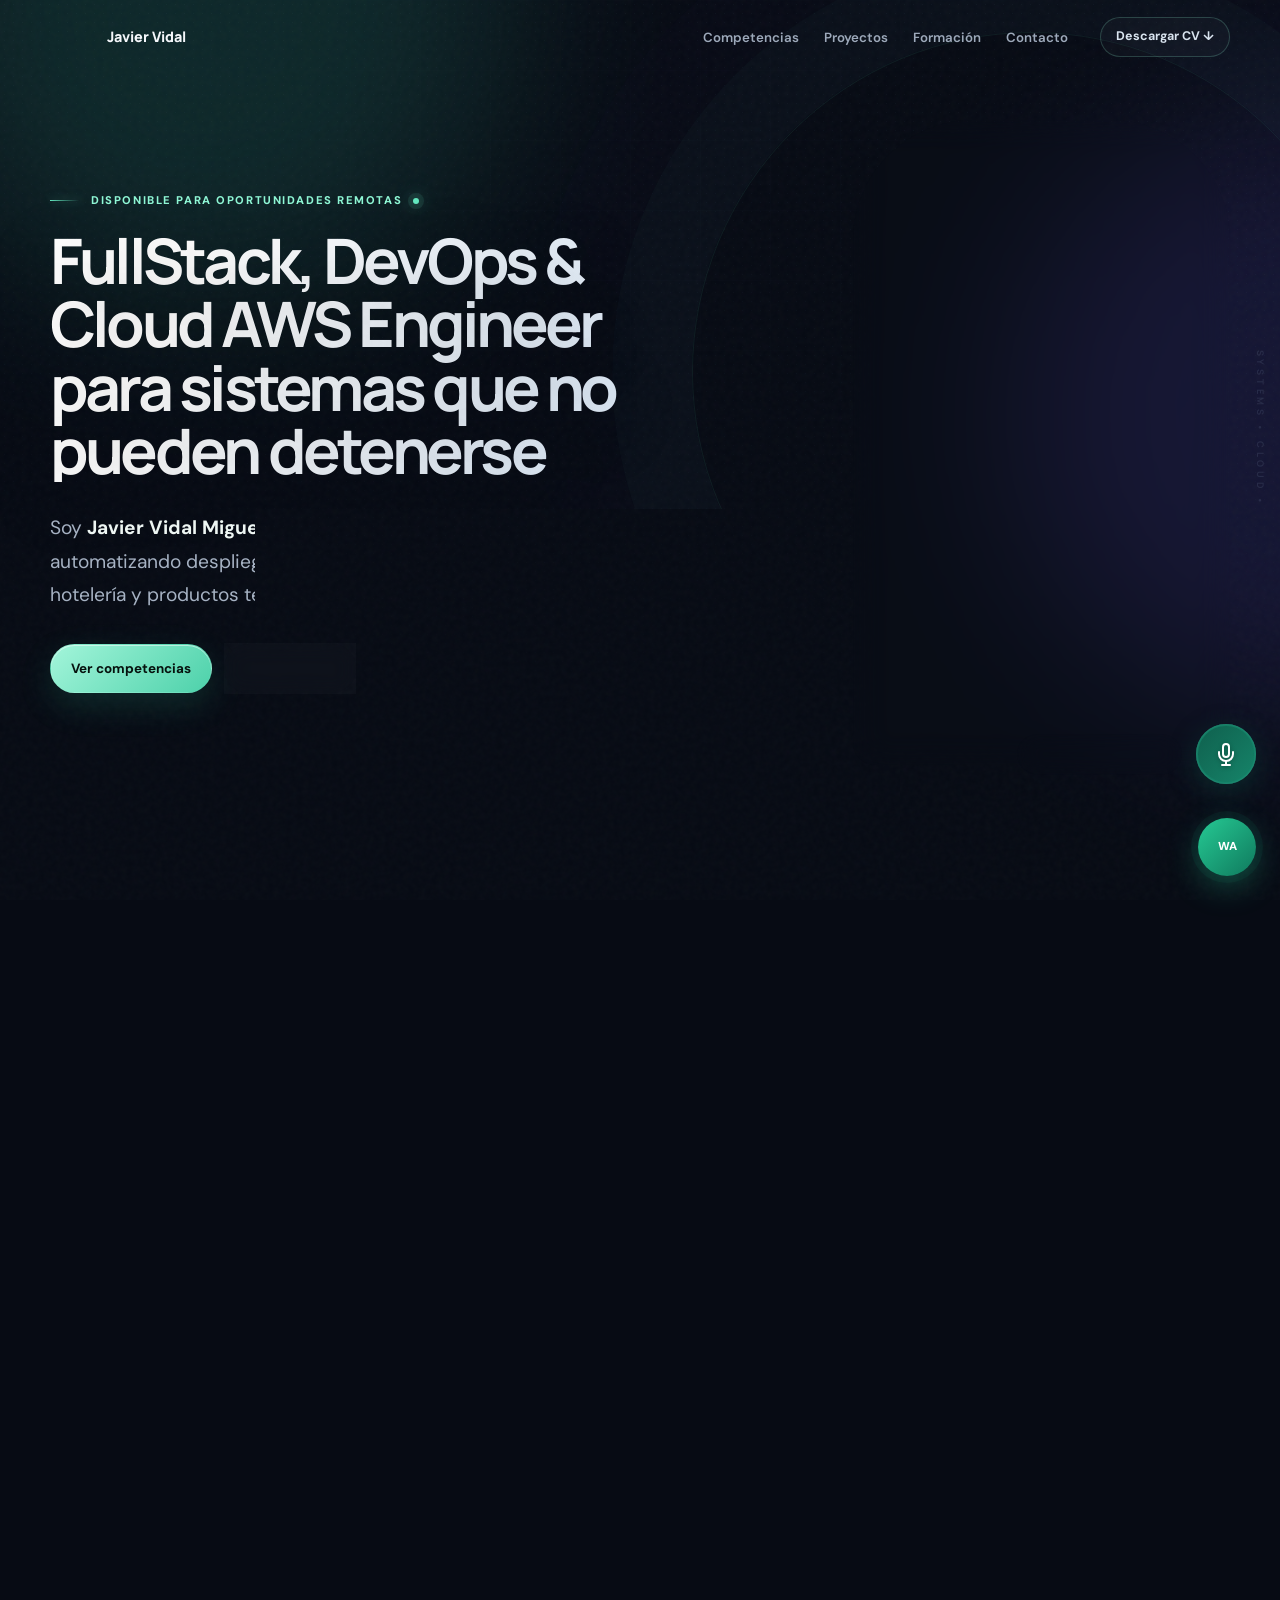
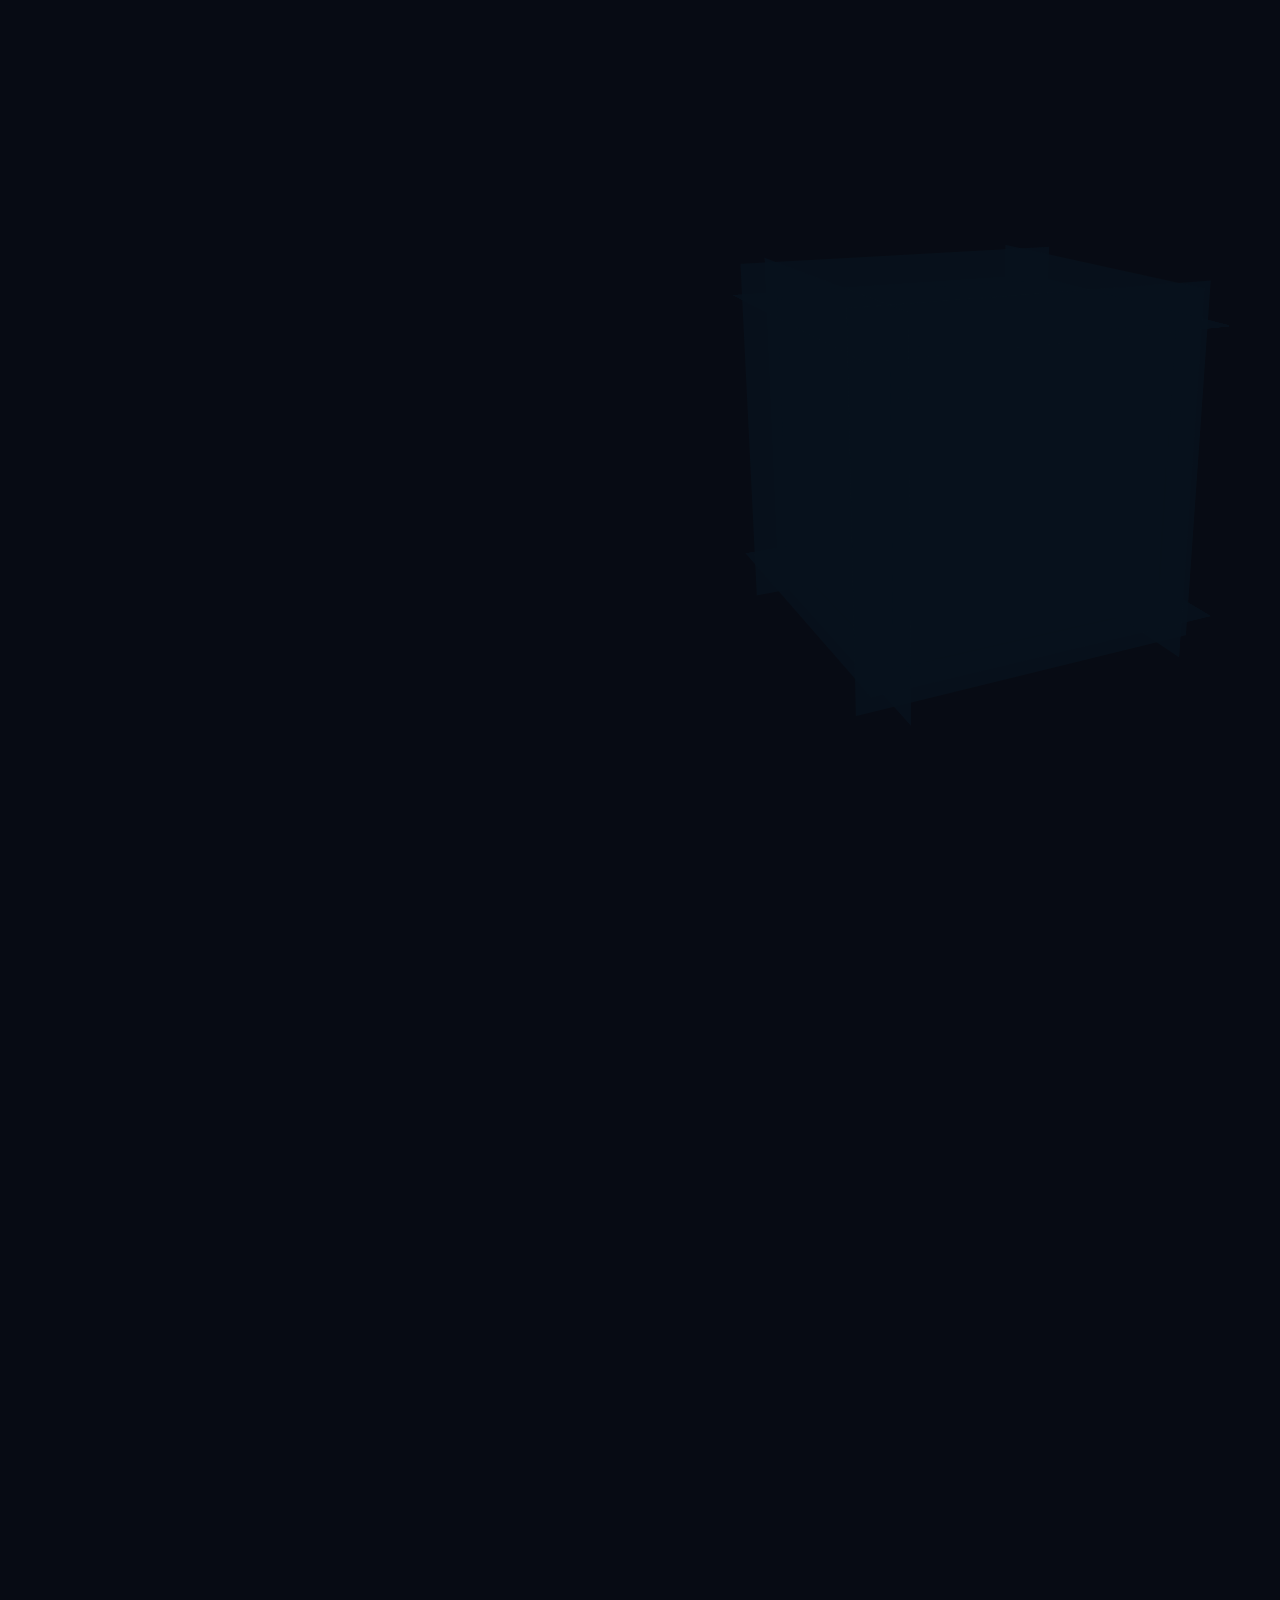
<file: index.html>
<!doctype html>
<html lang="es">
<head>
    <meta charset="utf-8">
    <meta name="viewport" content="width=device-width, initial-scale=1">
    <title>Javier Vidal Miguel | DevOps Engineer · Cloud AWS · Soporte TI N2</title>
    <meta name="description" content="Portafolio profesional de Javier Vidal Miguel, Ingeniero en Sistemas con más de 6 años de experiencia en DevOps, AWS, soporte TI N1/N2, ITIL, aplicaciones críticas, microservicios y desarrollo de software.">
    <meta name="author" content="Javier Vidal Miguel">
    <meta name="robots" content="index, follow, max-image-preview:large">
    <meta name="theme-color" content="#070b14">
    <meta name="color-scheme" content="dark">
    <link rel="canonical" href="https://javividalm.pages.dev/">
    <link rel="icon" type="image/svg+xml" href="./img/logo2-round.svg?v=2">
    <link rel="icon" type="image/png" href="./img/logo2.png?v=2">
    <link rel="apple-touch-icon" href="./img/logo2.png?v=2">
    <link rel="preconnect" href="https://fonts.googleapis.com">
    <link rel="preconnect" href="https://fonts.gstatic.com" crossorigin>
    <link href="https://fonts.googleapis.com/css2?family=DM+Sans:wght@400;500;600;700&family=Manrope:wght@500;600;700;800&display=swap" rel="stylesheet">
    <link rel="stylesheet" href="https://cdnjs.cloudflare.com/ajax/libs/font-awesome/6.4.0/css/all.min.css">
    <link rel="stylesheet" href="./css/portfolio-professional.css">
    <link rel="stylesheet" href="./css/voice-widget.css">

    <meta property="og:type" content="profile">
    <meta property="og:url" content="https://javividalm.pages.dev/">
    <meta property="og:title" content="Javier Vidal Miguel | DevOps Engineer · Cloud AWS · Soporte TI N2">
    <meta property="og:description" content="Ingeniero en Sistemas con 6+ años de experiencia en AWS, DevOps, soporte N2 e infraestructura crítica.">
    <meta property="og:image" content="https://javividalm.pages.dev/img/perfil.png">
    <meta property="og:locale" content="es_MX">
    <meta name="twitter:card" content="summary_large_image">
    <meta name="twitter:title" content="Javier Vidal Miguel | DevOps · AWS · Soporte N2">
    <meta name="twitter:description" content="Experiencia profesional, stack técnico y proyectos seleccionados.">
    <meta name="twitter:image" content="https://javividalm.pages.dev/img/perfil.png">

    <script type="application/ld+json">
    {
      "@context": "https://schema.org",
      "@type": "Person",
      "@id": "https://javividalm.pages.dev/#person",
      "name": "Javier Vidal Miguel",
      "url": "https://javividalm.pages.dev/",
      "image": "https://javividalm.pages.dev/img/perfil.png",
      "jobTitle": "DevOps Engineer, Cloud AWS y Soporte TI N2",
      "description": "Ingeniero en Sistemas con más de 6 años de experiencia en soporte N1/N2, DevOps, AWS y desarrollo de software.",
      "email": "mailto:javividalm11@gmail.com",
      "telephone": "+52 287 125 4233",
      "alumniOf": {"@type": "CollegeOrUniversity", "name": "Instituto Tecnológico de Tuxtepec"},
      "knowsLanguage": ["Español", "Inglés", "Portugués"],
      "knowsAbout": ["AWS", "ECS Fargate", "EC2", "S3", "RDS", "Lambda", "CloudWatch", "Docker", "Terraform", "CI/CD", "GitHub Actions", "ITIL v4", "JIRA Service Management", "CMDB", "Java", "Python", "JavaScript", "TypeScript", "SQL", "Spring Boot", "Node.js", "Microservicios", "SAP", "Salesforce"],
      "sameAs": ["https://www.linkedin.com/in/javiervidalm/", "https://github.com/Javi-vm97"]
    }
    </script>
</head>
<body>
    <a class="skip-link" href="#contenido">Saltar al contenido</a>
    <div class="scroll-progress" id="scrollProgress" aria-hidden="true"></div>
    <div class="ambient-scene" aria-hidden="true">
        <span class="ambient-orb ambient-orb-one"></span>
        <span class="ambient-orb ambient-orb-two"></span>
        <span class="ambient-grid"></span>
        <span class="ambient-noise"></span>
    </div>
    <div class="cursor-light" id="cursorLight" aria-hidden="true"></div>

    <nav class="site-nav" id="navbar" aria-label="Navegación principal">
        <div class="nav-shell">
            <a class="brand" href="#inicio" aria-label="Javier Vidal, inicio">
                <span class="brand-mark" aria-hidden="true"><img src="./img/logo2.png?v=2" alt="" width="1254" height="1254"></span>
                <span class="brand-name">Javier Vidal</span>
            </a>
            <ul class="nav-links" id="navLinks">
                <li><a href="#competencias">Competencias</a></li>
                <li><a href="#proyectos">Proyectos</a></li>
                <li><a href="#formacion">Formación</a></li>
                <li><a href="#contacto">Contacto</a></li>
            </ul>
            <a class="nav-resume" href="./img/Javier-Vidal-CV.pdf" download="Javier-Vidal-CV.pdf" type="application/pdf">Descargar CV <span aria-hidden="true">↓</span></a>
            <button class="nav-toggle" id="navToggle" type="button" aria-label="Abrir menú" aria-expanded="false" aria-controls="navLinks">
                <span></span><span></span><span></span>
            </button>
        </div>
    </nav>

    <main id="contenido">
        <section class="hero" id="inicio">
            <div class="hero-copy">
                <p class="eyebrow reveal">Disponible para oportunidades remotas</p>
                <h1 class="reveal" data-delay="1">FullStack, DevOps &amp; Cloud AWS Engineer para sistemas que no pueden detenerse</h1>
                <p class="hero-intro reveal" data-delay="2">Soy <strong>Javier Vidal Miguel</strong>. Tengo más de 6 años resolviendo incidentes, automatizando despliegues y operando aplicaciones críticas para banca, retail, hotelería y productos tecnológicos.</p>
                <div class="hero-actions reveal" data-delay="3">
                    <a class="button button-primary" href="#competencias">Ver competencias</a>
                    <button class="button button-secondary" id="openCvModal" type="button">Ver CV en PDF</button>
                </div>
            </div>

            <aside class="profile-card reveal" data-delay="2" aria-label="Resumen de perfil">
                <span class="profile-orbit profile-orbit-one" aria-hidden="true"></span>
                <span class="profile-orbit profile-orbit-two" aria-hidden="true"></span>
                <div class="profile-photo">
                    <img src="./img/perfil.png" alt="Javier Vidal Miguel, Ingeniero DevOps y Cloud AWS" width="1024" height="865" fetchpriority="high" decoding="async">
                </div>
                <div class="profile-body">
                    <div class="availability"><span></span> Abierto a nuevas oportunidades</div>
                    <h2>Javier Vidal Miguel</h2>
                    <p>FullStack, DevOps &amp; Cloud Engineer</p>
                    <ul>
                        <li>Remoto</li>
                        <li>Español · Inglés · Portugués</li>
                    </ul>
                    <div class="profile-links">
                        <a href="https://www.linkedin.com/in/javiervidalm/" target="_blank" rel="noopener noreferrer" aria-label="LinkedIn de Javier Vidal" title="LinkedIn">
                            <i class="fab fa-linkedin-in" aria-hidden="true"></i><span>LinkedIn</span>
                        </a>
                        <a href="mailto:javividalm11@gmail.com" aria-label="Enviar correo a Javier Vidal" title="Gmail">
                            <i class="fas fa-envelope" aria-hidden="true"></i><span>Gmail</span>
                        </a>
                        <a href="https://github.com/Javi-vm97" target="_blank" rel="noopener noreferrer" aria-label="GitHub de Javier Vidal" title="GitHub">
                            <i class="fab fa-github" aria-hidden="true"></i><span>GitHub</span>
                        </a>
                    </div>
                </div>
            </aside>
            <div class="hero-developer-dock reveal" data-delay="4">
                <a class="developer-github" href="https://github.com/Javi-vm97" target="_blank" rel="noopener noreferrer">
                    <span class="github-mark" aria-hidden="true">GH</span>
                    <span><strong>GitHub</strong><small>Repositorios y código</small></span>
                    <span aria-hidden="true">↗</span>
                </a>
                <div class="developer-console" id="deployConsole" aria-label="Simulación visual de un despliegue cloud">
                    <div class="developer-console-bar" aria-hidden="true">
                        <span></span><span></span><span></span>
                        <small>cloud-deploy.log</small>
                        <b>LIVE</b>
                    </div>
                    <pre id="deployTerminal" aria-hidden="true"></pre>
                </div>
            </div>
        </section>

        <section class="skills-marquee" aria-labelledby="skillsMarqueeTitle">
            <div class="skills-marquee-heading">
                <span>Toolkit profesional</span>
                <h2 id="skillsMarqueeTitle">Skills &amp; tecnologías</h2>
            </div>
            <div class="skills-lane skills-lane-forward">
                <div class="skills-track">
                    <div class="skills-set">
                        <span class="tech-badge"><i class="fab fa-html5" aria-hidden="true"></i>HTML5</span>
                        <span class="tech-badge"><i class="fab fa-css3-alt" aria-hidden="true"></i>CSS3</span>
                        <span class="tech-badge"><i class="fab fa-js" aria-hidden="true"></i>JavaScript</span>
                        <span class="tech-badge"><i class="fab fa-react" aria-hidden="true"></i>React</span>
                        <span class="tech-badge"><i class="fab fa-node-js" aria-hidden="true"></i>Node.js</span>
                        <span class="tech-badge"><i class="fab fa-aws" aria-hidden="true"></i>AWS</span>
                        <span class="tech-badge"><i class="fab fa-docker" aria-hidden="true"></i>Docker</span>
                        <span class="tech-badge"><i class="fab fa-git-alt" aria-hidden="true"></i>Git</span>
                        <span class="tech-badge"><i class="fab fa-python" aria-hidden="true"></i>Python</span>
                        <span class="tech-badge"><i class="fas fa-database" aria-hidden="true"></i>PostgreSQL</span>
                        <span class="tech-badge"><i class="fab fa-laravel" aria-hidden="true"></i>Laravel</span>
                    </div>
                    <div class="skills-set" aria-hidden="true">
                        <span class="tech-badge"><i class="fab fa-html5"></i>HTML5</span>
                        <span class="tech-badge"><i class="fab fa-css3-alt"></i>CSS3</span>
                        <span class="tech-badge"><i class="fab fa-js"></i>JavaScript</span>
                        <span class="tech-badge"><i class="fab fa-react"></i>React</span>
                        <span class="tech-badge"><i class="fab fa-node-js"></i>Node.js</span>
                        <span class="tech-badge"><i class="fab fa-aws"></i>AWS</span>
                        <span class="tech-badge"><i class="fab fa-docker"></i>Docker</span>
                        <span class="tech-badge"><i class="fab fa-git-alt"></i>Git</span>
                        <span class="tech-badge"><i class="fab fa-python"></i>Python</span>
                        <span class="tech-badge"><i class="fas fa-database"></i>PostgreSQL</span>
                        <span class="tech-badge"><i class="fab fa-laravel"></i>Laravel</span>
                    </div>
                </div>
            </div>
            <div class="skills-lane skills-lane-reverse">
                <div class="skills-track">
                    <div class="skills-set">
                        <span class="tech-badge"><i class="fab fa-microsoft" aria-hidden="true"></i>.NET</span>
                        <span class="tech-badge"><i class="fas fa-cloud" aria-hidden="true"></i>Terraform</span>
                        <span class="tech-badge"><i class="fab fa-linux" aria-hidden="true"></i>Linux</span>
                        <span class="tech-badge"><i class="fas fa-shield-alt" aria-hidden="true"></i>Security</span>
                        <span class="tech-badge"><i class="fas fa-cogs" aria-hidden="true"></i>CI/CD</span>
                        <span class="tech-badge"><i class="fas fa-robot" aria-hidden="true"></i>OpenAI</span>
                        <span class="tech-badge"><i class="fas fa-chart-line" aria-hidden="true"></i>Analytics</span>
                        <span class="tech-badge"><i class="fab fa-angular" aria-hidden="true"></i>Angular</span>
                        <span class="tech-badge"><i class="fas fa-server" aria-hidden="true"></i>Microservices</span>
                        <span class="tech-badge"><i class="fas fa-database" aria-hidden="true"></i>MySQL</span>
                        <span class="tech-badge"><i class="fas fa-fire" aria-hidden="true"></i>Firebase</span>
                    </div>
                    <div class="skills-set" aria-hidden="true">
                        <span class="tech-badge"><i class="fab fa-microsoft"></i>.NET</span>
                        <span class="tech-badge"><i class="fas fa-cloud"></i>Terraform</span>
                        <span class="tech-badge"><i class="fab fa-linux"></i>Linux</span>
                        <span class="tech-badge"><i class="fas fa-shield-alt"></i>Security</span>
                        <span class="tech-badge"><i class="fas fa-cogs"></i>CI/CD</span>
                        <span class="tech-badge"><i class="fas fa-robot"></i>OpenAI</span>
                        <span class="tech-badge"><i class="fas fa-chart-line"></i>Analytics</span>
                        <span class="tech-badge"><i class="fab fa-angular"></i>Angular</span>
                        <span class="tech-badge"><i class="fas fa-server"></i>Microservices</span>
                        <span class="tech-badge"><i class="fas fa-database"></i>MySQL</span>
                        <span class="tech-badge"><i class="fas fa-fire"></i>Firebase</span>
                    </div>
                </div>
            </div>
        </section>

        <section class="section" id="experiencia" hidden>
            <header class="section-heading reveal">
                <p class="section-kicker">Trayectoria</p>
                <h2>Experiencia profesional</h2>
                <p>Más de seis años entre operaciones TI, soporte especializado, infraestructura cloud y desarrollo de software.</p>
            </header>

            <div class="timeline">
                <article class="job reveal">
                    <div class="job-meta"><time datetime="2025-10">Oct 2025 — Jun 2026</time><span>USA · Remoto</span></div>
                    <div class="job-content">
                        <div class="job-title"><div><h3>DevOps Engineer</h3><p>AegisAI LLC</p></div><span class="job-type">Cloud & AI</span></div>
                        <ul>
                            <li>Diseñé y operé arquitecturas AWS con microservicios sobre <strong>ECS Fargate</strong> y balanceadores <strong>ALB</strong> para aplicaciones HTTP de alta disponibilidad.</li>
                            <li>Administré EC2, S3, RDS, Lambda, CloudWatch y Secrets Manager, incluida la rotación automática de credenciales.</li>
                            <li>Implementé pipelines CI/CD con GitHub Actions y AWS CodePipeline, además de monitoreo y respuesta a incidentes 24/7.</li>
                        </ul>
                        <div class="tags"><span>AWS</span><span>ECS Fargate</span><span>ALB</span><span>CI/CD</span><span>CloudWatch</span></div>
                    </div>
                </article>

                <article class="job reveal">
                    <div class="job-meta"><time datetime="2022-09">Sep 2022 — Oct 2025</time><span>Ciudad de México</span></div>
                    <div class="job-content">
                        <div class="job-title"><div><h3>Soporte Especializado TI N2</h3><p>ALSEA S.A.B. de C.V.</p></div><span class="job-type">Retail</span></div>
                        <ul>
                            <li>Brindé soporte N1/N2 a aplicaciones transaccionales Java y POS en más de <strong>3,000 sucursales</strong> de Starbucks, Vips, Burger King y Domino's.</li>
                            <li>Gestioné incidentes en JIRA Service Management bajo ITIL v4, CMDB corporativa e integraciones SAP con cumplimiento estricto de SLA.</li>
                            <li>Desarrollé scripts SQL Server que redujeron los tiempos de despliegue en <strong>60%</strong> y mantuve 100% de cumplimiento en auditorías ITIL.</li>
                        </ul>
                        <div class="tags"><span>JIRA Service Management</span><span>ITIL v4</span><span>Java</span><span>SQL Server</span><span>SAP</span><span>CMDB</span></div>
                    </div>
                </article>

                <article class="job reveal">
                    <div class="job-meta"><time datetime="2020-06">Jun 2020 — Jul 2021</time><span>Oaxaca</span></div>
                    <div class="job-content">
                        <div class="job-title"><div><h3>Coordinador de Soporte TI N2</h3><p>DXC Technology</p></div><span class="job-type">Banca & Enterprise</span></div>
                        <ul>
                            <li>Atendí soporte N2 para Core Bancario BBVA y entornos corporativos de Pepsico, Walmart y Vips.</li>
                            <li>Administré conectividad LAN/WAN, firewalls, VPN, DNS/DHCP y aplicaciones empresariales críticas.</li>
                            <li>Mejoré el SLA en <strong>80%</strong> mediante gestión ITIL y coordiné un equipo N1 de ocho técnicos.</li>
                        </ul>
                        <div class="tags"><span>Core Bancario</span><span>Redes</span><span>VPN</span><span>ITIL</span><span>Leadership</span></div>
                    </div>
                </article>

                <article class="job reveal">
                    <div class="job-meta"><time datetime="2019-08">Ago 2019 — Feb 2020</time><span>Veracruz</span></div>
                    <div class="job-content">
                        <div class="job-title"><div><h3>Supervisor de Sistemas N2</h3><p>Grand Fiesta Americana</p></div><span class="job-type">Hospitality</span></div>
                        <ul>
                            <li>Supervisé infraestructura hotelera 24/7 y la migración de más de <strong>500 equipos sin downtime</strong>.</li>
                            <li>Di soporte a SAP Business Suite —SD, FI, MM y HR— e integración con Salesforce.</li>
                            <li>Apliqué procesos ITIL/SDLC para cambios controlados, respaldos y disaster recovery.</li>
                        </ul>
                        <div class="tags"><span>SAP</span><span>Salesforce</span><span>Disaster Recovery</span><span>SDLC</span></div>
                    </div>
                </article>

                <article class="job reveal">
                    <div class="job-meta"><time datetime="2020-08">Ago 2020 — Jul 2025</time><span>Remoto</span></div>
                    <div class="job-content">
                        <div class="job-title"><div><h3>Desarrollador de Software</h3><p>Freelance</p></div><span class="job-type">Desarrollo</span></div>
                        <ul>
                            <li>Construí soluciones con Java, .NET y JavaScript para entornos ERP/CRM, e-commerce e integraciones con sistemas externos.</li>
                            <li>Participé desde el levantamiento técnico hasta la publicación y soporte posterior de aplicaciones web.</li>
                        </ul>
                        <div class="tags"><span>Java</span><span>.NET</span><span>JavaScript</span><span>REST APIs</span><span>E-commerce</span></div>
                    </div>
                </article>
            </div>
        </section>

        <section class="section skills-section" id="competencias">
            <header class="section-heading reveal">
                <p class="section-kicker">Competencias técnicas</p>
                <h2>Stack técnico</h2>
                <p>Tecnologías y prácticas utilizadas en entornos productivos y proyectos reales.</p>
            </header>

            <div class="skills-layout">
                <div class="skill-groups">
                    <article class="skill-group reveal"><h3>Cloud & DevOps</h3><p>AWS, ECS Fargate, ALB, EC2, S3, Lambda, RDS, CloudWatch, Secrets Manager, CodePipeline, Docker, Terraform, GitHub Actions, CI/CD.</p></article>
                    <article class="skill-group reveal"><h3>ITSM & Operaciones</h3><p>Soporte N1/N2, gestión de incidentes, ITIL v4, JIRA Service Management, CMDB, SLAs, runbooks, monitoreo y respuesta 24/7.</p></article>
                    <article class="skill-group reveal"><h3>Desarrollo & Backend</h3><p>Java, Spring Boot, Python, JavaScript, TypeScript, Node.js, .NET, APIs REST, microservicios, Bash y PowerShell.</p></article>
                    <article class="skill-group reveal"><h3>Datos & Enterprise</h3><p>SQL Server, Oracle DB, MySQL, PostgreSQL, SAP SD/FI/MM/WMS/S4HANA, Salesforce, ERP y CRM.</p></article>
                    <article class="skill-group reveal"><h3>Infraestructura & Redes</h3><p>Linux, Windows Server, LAN/WAN, TCP/IP, firewalls, VPN, DNS/DHCP, balanceadores ALB/NLB, backups y disaster recovery.</p></article>
                </div>

                <div class="cube-panel reveal">
                    <div class="cube-copy"><span>Exploración interactiva</span><h3>Mi stack en 3D</h3><p>Arrastra el cubo para recorrer las tecnologías.</p></div>
                    <div class="skills-3d-container" aria-label="Cubo interactivo de competencias técnicas">
                        <div class="skills-cube-wrapper" id="skillsCube"></div>
                    </div>
                </div>
            </div>
        </section>

        <section class="section" id="proyectos">
            <header class="section-heading reveal">
                <h2>Proyectos Destacados</h2>
                <p>Ejemplos que complementan mi experiencia profesional en cloud, IA, automatización y desarrollo full stack.</p>
            </header>

            <div class="project-grid">
                <article class="project project-featured reveal">
                    <a class="project-image" href="https://aegisai.team/" target="_blank" rel="noopener noreferrer"><img src="./img/poc.png" alt="Interfaz del agente AegisAI para análisis de seguridad" loading="lazy" width="509" height="346"></a>
                    <div class="project-copy"><p class="project-type">IA · Seguridad operacional</p><h3>AegisAI Agents</h3><p>Agente de IA que analiza observaciones de seguridad, evalúa riesgos y genera planes de acción alineados con OSHA.</p><div class="tags"><span>OpenAI</span><span>React</span><span>Node.js</span><span>AWS</span></div><a href="https://aegisai.team/" target="_blank" rel="noopener noreferrer">Visitar proyecto ↗</a></div>
                </article>
                <article class="project reveal">
                    <a class="project-image" href="https://app.safety-excellence.com/" target="_blank" rel="noopener noreferrer"><img src="./img/seg.png" alt="Aplicación Safety Excellence desplegada en AWS" loading="lazy" width="1266" height="755"></a>
                    <div class="project-copy"><p class="project-type">Cloud · DevOps</p><h3>Safety Excellence App</h3><p>Despliegue AWS, automatización, monitoreo de incidentes, rotación de credenciales y políticas de seguridad.</p><div class="tags"><span>AWS</span><span>Docker</span><span>CI/CD</span></div><a href="https://app.safety-excellence.com/" target="_blank" rel="noopener noreferrer">Visitar proyecto ↗</a></div>
                </article>
                <article class="project reveal">
                    <a class="project-image" href="https://www.safety-excellence.com/" target="_blank" rel="noopener noreferrer"><img src="./img/seg-website.png" alt="Sitio web de Safety Excellence Group" loading="lazy" width="1918" height="858"></a>
                    <div class="project-copy"><p class="project-type">Integraciones · IA</p><h3>Safety Excellence Group</h3><p>Sitio corporativo, integraciones empresariales, chatbot con IA y automatización de flujos operativos.</p><div class="tags"><span>Node.js</span><span>Chatbot IA</span><span>APIs</span></div><a href="https://www.safety-excellence.com/" target="_blank" rel="noopener noreferrer">Visitar proyecto ↗</a></div>
                </article>
                <article class="project reveal">
                    <a class="project-image" href="https://veoplaca.com/" target="_blank" rel="noopener noreferrer"><img src="./img/webveoplaca.png" alt="Landing page responsive de Veoplaca" loading="lazy" width="1892" height="888"></a>
                    <div class="project-copy"><p class="project-type">Landing · UI Figma</p><h3>Veoplaca Landing</h3><p>Implementación responsive de la landing para consulta vehicular en Perú, fiel al prototipo de Figma y publicada en VPS.</p><div class="tags"><span>Figma</span><span>Frontend</span><span>Responsive</span><span>VPS</span></div><a href="https://veoplaca.com/" target="_blank" rel="noopener noreferrer">Visitar proyecto ↗</a></div>
                </article>
                <article class="project reveal">
                    <a class="project-image project-image-veoplaca" href="https://app.veoplaca.com/" target="_blank" rel="noopener noreferrer"><img src="./img/appveoplaca-current-clean.png" alt="Portada actual de Veoplaca para consultas vehiculares" loading="lazy" width="1536" height="1024"></a>
                    <div class="project-copy"><p class="project-type">Full Stack · Automatización</p><h3>Veoplaca App</h3><p>Plataforma de consulta vehicular con integración de datos de 11 instituciones y automatización de búsquedas.</p><div class="tags"><span>Full Stack</span><span>Web Scraping</span><span>VPS</span></div><a href="https://app.veoplaca.com/" target="_blank" rel="noopener noreferrer">Visitar proyecto ↗</a></div>
                </article>
            </div>
        </section>

        <section class="section credentials" id="formacion">
            <header class="section-heading reveal"><p class="section-kicker">Formación</p><h2>Educación, certificaciones e idiomas</h2></header>
            <div class="credential-grid">
                <article class="credential-card reveal"><span class="credential-label">Educación</span><h3>Ingeniería en Sistemas Computacionales</h3><p>Instituto Tecnológico de Tuxtepec</p><small>2015—2020 · Titulado</small></article>
                <article class="credential-card reveal"><span class="credential-label">Certificaciones</span><h3>Desarrollo profesional continuo</h3><ul><li>AWS Cloud</li><li>Python para administración de servidores y DevOps</li><li>Project Management · Scrum Master</li><li>ITIL Foundation · En curso</li></ul></article>
                <article class="credential-card reveal"><span class="credential-label">Idiomas</span><h3>Comunicación multicultural</h3><ul><li><strong>Español</strong> · Nativo</li><li><strong>Inglés</strong> · B1</li><li><strong>Portugués</strong> · B1</li></ul></article>
            </div>
        </section>

        <section class="contact-section" id="contacto">
            <div class="contact-copy reveal">
                <p class="section-kicker">Contacto profesional</p>
                <h2>Hablemos de la próxima oportunidad.</h2>
                <p>Estoy interesado en posiciones remotas de DevOps, Cloud AWS, soporte de aplicaciones N2 y operaciones TI.</p>
            </div>
            <div class="contact-actions reveal">
                <div class="booking-copy">
                    <span>Agenda una conversación</span>
                    <h3>Reserva tu consultoría gratuita</h3>
                    <p>Selecciona la plataforma de tu preferencia para agendar una llamada. Después de agendar, recibirás un email de confirmación con los detalles de la reunión.</p>
                </div>
                <div class="booking-actions" aria-label="Opciones para agendar una reunión">
                    <a class="booking-button" href="https://calendar.app.google/yvuHBQnmjAaMswtGA" target="_blank" rel="noopener noreferrer">
                        <i class="fab fa-google" aria-hidden="true"></i>
                        <span><strong>Google Calendar</strong><small>Elige el horario disponible que prefieras</small></span>
                        <b aria-hidden="true">↗</b>
                    </a>
                    <a class="booking-button" href="https://calendly.com/javividalm11/30min" target="_blank" rel="noopener noreferrer">
                        <i class="fas fa-video" aria-hidden="true"></i>
                        <span><strong>Zoom Meeting</strong><small>Reserva una videollamada de 30 minutos</small></span>
                        <b aria-hidden="true">↗</b>
                    </a>
                </div>
                <div class="contact-secondary-actions">
                    <a class="button button-primary" href="mailto:javividalm11@gmail.com?subject=Oportunidad%20profesional%20para%20Javier%20Vidal">Enviar correo</a>
                    <a class="button button-secondary" href="https://www.linkedin.com/in/javiervidalm/" target="_blank" rel="noopener noreferrer">Contactar por LinkedIn</a>
                </div>
            </div>

            <div class="direct-contact reveal">
                <header class="direct-contact-heading">
                    <p class="section-kicker">Mensaje directo</p>
                    <h3>Contáctame</h3>
                    <p>Completa el formulario y continúa la conversación directamente en WhatsApp.</p>
                </header>

                <div class="direct-contact-grid">
                    <form class="whatsapp-message-form" id="whatsappContactForm">
                        <div class="whatsapp-form-field">
                            <label for="contactName">Nombre</label>
                            <input id="contactName" name="name" type="text" autocomplete="name" placeholder="Tu nombre" required>
                        </div>
                        <div class="whatsapp-form-field">
                            <label for="contactEmail">Email</label>
                            <input id="contactEmail" name="email" type="email" autocomplete="email" placeholder="tu@email.com" required>
                        </div>
                        <div class="whatsapp-form-field">
                            <label for="contactSubject">Asunto</label>
                            <input id="contactSubject" name="subject" type="text" placeholder="Oportunidad laboral, proyecto o consulta" required>
                        </div>
                        <div class="whatsapp-form-field">
                            <label for="contactMessage">Mensaje</label>
                            <textarea id="contactMessage" name="message" rows="5" placeholder="Cuéntame cómo puedo ayudarte" required></textarea>
                        </div>
                        <button class="whatsapp-form-submit" type="submit"><i class="fab fa-whatsapp" aria-hidden="true"></i> Enviar mensaje</button>
                        <p class="whatsapp-form-note">Se abrirá WhatsApp con la información lista para confirmar el envío.</p>
                        <p class="whatsapp-form-status" id="whatsappFormStatus" role="status" aria-live="polite"></p>
                    </form>

                    <div class="direct-contact-info" aria-label="Información de contacto">
                        <a class="direct-contact-card" href="mailto:javividalm11@gmail.com">
                            <i class="fas fa-envelope" aria-hidden="true"></i>
                            <span><strong>Email</strong><small>javividalm11@gmail.com</small></span>
                        </a>
                        <a class="direct-contact-card" href="https://wa.me/522294109754?text=Hola%20Javi%2C%20vengo%20de%20tu%20web%2C%20%C2%BFpodr%C3%A1s%20brindarme%20informaci%C3%B3n%20de%20tus%20servicios%20o%20si%20est%C3%A1s%20disponible%20para%20una%20vacante%3F" target="_blank" rel="noopener noreferrer">
                            <i class="fab fa-whatsapp" aria-hidden="true"></i>
                            <span><strong>WhatsApp</strong><small>+52 229 410 9754</small></span>
                        </a>
                        <a class="direct-contact-card" href="https://wa.me/522871254233?text=Hola%20Javi%2C%20vengo%20de%20tu%20web%2C%20%C2%BFpodr%C3%A1s%20brindarme%20informaci%C3%B3n%20de%20tus%20servicios%20o%20si%20est%C3%A1s%20disponible%20para%20una%20vacante%3F" target="_blank" rel="noopener noreferrer">
                            <i class="fab fa-whatsapp" aria-hidden="true"></i>
                            <span><strong>WhatsApp alterno</strong><small>+52 287 125 4233</small></span>
                        </a>
                        <div class="direct-contact-card">
                            <i class="fas fa-location-dot" aria-hidden="true"></i>
                            <span><strong>Ubicación</strong><small>Remoto</small></span>
                        </div>
                        <div class="direct-contact-card">
                            <i class="fas fa-briefcase" aria-hidden="true"></i>
                            <span><strong>Disponibilidad</strong><small>Remoto / Tiempo completo</small></span>
                        </div>
                        <div class="direct-social-links" aria-label="Redes profesionales">
                            <a class="instagram" href="https://www.instagram.com/javimxoficial/" target="_blank" rel="noopener noreferrer" aria-label="Instagram" title="Instagram"><i class="fab fa-instagram"></i></a>
                            <a class="facebook" href="https://facebook.com/digitalstudiojavi" target="_blank" rel="noopener noreferrer" aria-label="Facebook" title="Facebook"><i class="fab fa-facebook-f"></i></a>
                            <a class="youtube" href="https://www.youtube.com/@javimxoficial" target="_blank" rel="noopener noreferrer" aria-label="YouTube" title="YouTube"><i class="fab fa-youtube"></i></a>
                            <a class="linkedin" href="https://www.linkedin.com/in/javiervidalm/" target="_blank" rel="noopener noreferrer" aria-label="LinkedIn" title="LinkedIn"><i class="fab fa-linkedin-in"></i></a>
                            <a class="github" href="https://github.com/Javi-vm97" target="_blank" rel="noopener noreferrer" aria-label="GitHub" title="GitHub"><i class="fab fa-github"></i></a>
                        </div>
                    </div>
                </div>
            </div>
        </section>
    </main>

    <div class="cv-modal" id="cvModal" role="dialog" aria-modal="true" aria-labelledby="cvModalTitle" aria-hidden="true">
        <div class="cv-modal-backdrop" data-close-cv></div>
        <div class="cv-modal-window" role="document">
            <header class="cv-modal-header">
                <div>
                    <span>Currículum profesional</span>
                    <h2 id="cvModalTitle">Javier Vidal Miguel</h2>
                </div>
                <div class="cv-modal-actions">
                    <a href="./img/Curriculum_javier vidalmm.pdf" download="Javier-Vidal-CV-DevOps-AWS.pdf">Descargar PDF ↓</a>
                    <button id="closeCvModal" type="button" aria-label="Cerrar currículum">×</button>
                </div>
            </header>
            <div class="cv-modal-body">
                <iframe id="cvFrame" title="Currículum de Javier Vidal Miguel" data-src="./img/Curriculum_javier vidalmm.pdf#view=FitH&amp;toolbar=0"></iframe>
                <p class="cv-modal-fallback">Si tu navegador no muestra el documento, <a href="./img/Curriculum_javier vidalmm.pdf" target="_blank" rel="noopener noreferrer">abre el PDF en una pestaña nueva</a>.</p>
            </div>
        </div>
    </div>

    <div class="wa-widget" id="waWidget">
        <button class="wa-fab" id="waFab" type="button" aria-label="Contactar por WhatsApp"><span aria-hidden="true">WA</span></button>
        <div class="wa-form" id="waForm" role="dialog" aria-label="Formulario de contacto por WhatsApp">
            <div class="wa-form-header"><div><strong>Mensaje directo</strong><span><i class="wa-status-dot"></i> Respuesta habitual en 24 h</span></div><button class="wa-form-close" id="waClose" type="button" aria-label="Cerrar">×</button></div>
            <div class="wa-form-body">
                <label class="wa-field">Nombre<input type="text" id="waName" autocomplete="name" placeholder="Tu nombre"></label>
                <label class="wa-field">Empresa<input type="text" id="waCompany" autocomplete="organization" placeholder="Empresa o equipo"></label>
                <div class="wa-field"><span>Motivo</span><div class="wa-select" id="waSelect"><button class="wa-select-trigger" id="waSelectTrigger" type="button"><span>Oportunidad laboral</span><b>⌄</b></button><div class="wa-select-options" id="waSelectOptions"><button class="wa-select-option wa-select-option--active" data-value="Oportunidad laboral" type="button">Oportunidad laboral</button><button class="wa-select-option" data-value="Entrevista" type="button">Entrevista</button><button class="wa-select-option" data-value="Colaboración profesional" type="button">Colaboración profesional</button><button class="wa-select-option" data-value="Otro" type="button">Otro</button></div></div></div>
                <label class="wa-field">Nota<textarea id="waNote" rows="3" placeholder="Rol, empresa o contexto"></textarea></label>
                <button class="wa-send" id="waSend" type="button">Continuar en WhatsApp ↗</button>
            </div>
        </div>
    </div>

    <footer><div><span>© <span id="year"></span> Javier Vidal Miguel · Todos los derechos reservados</span><span>FullStack, DevOps &amp; Cloud Engineer</span></div></footer>

    <script src="./js/script.js" defer></script>
    <script src="./js/voice-widget.js" defer></script>
</body>
</html>
</file>
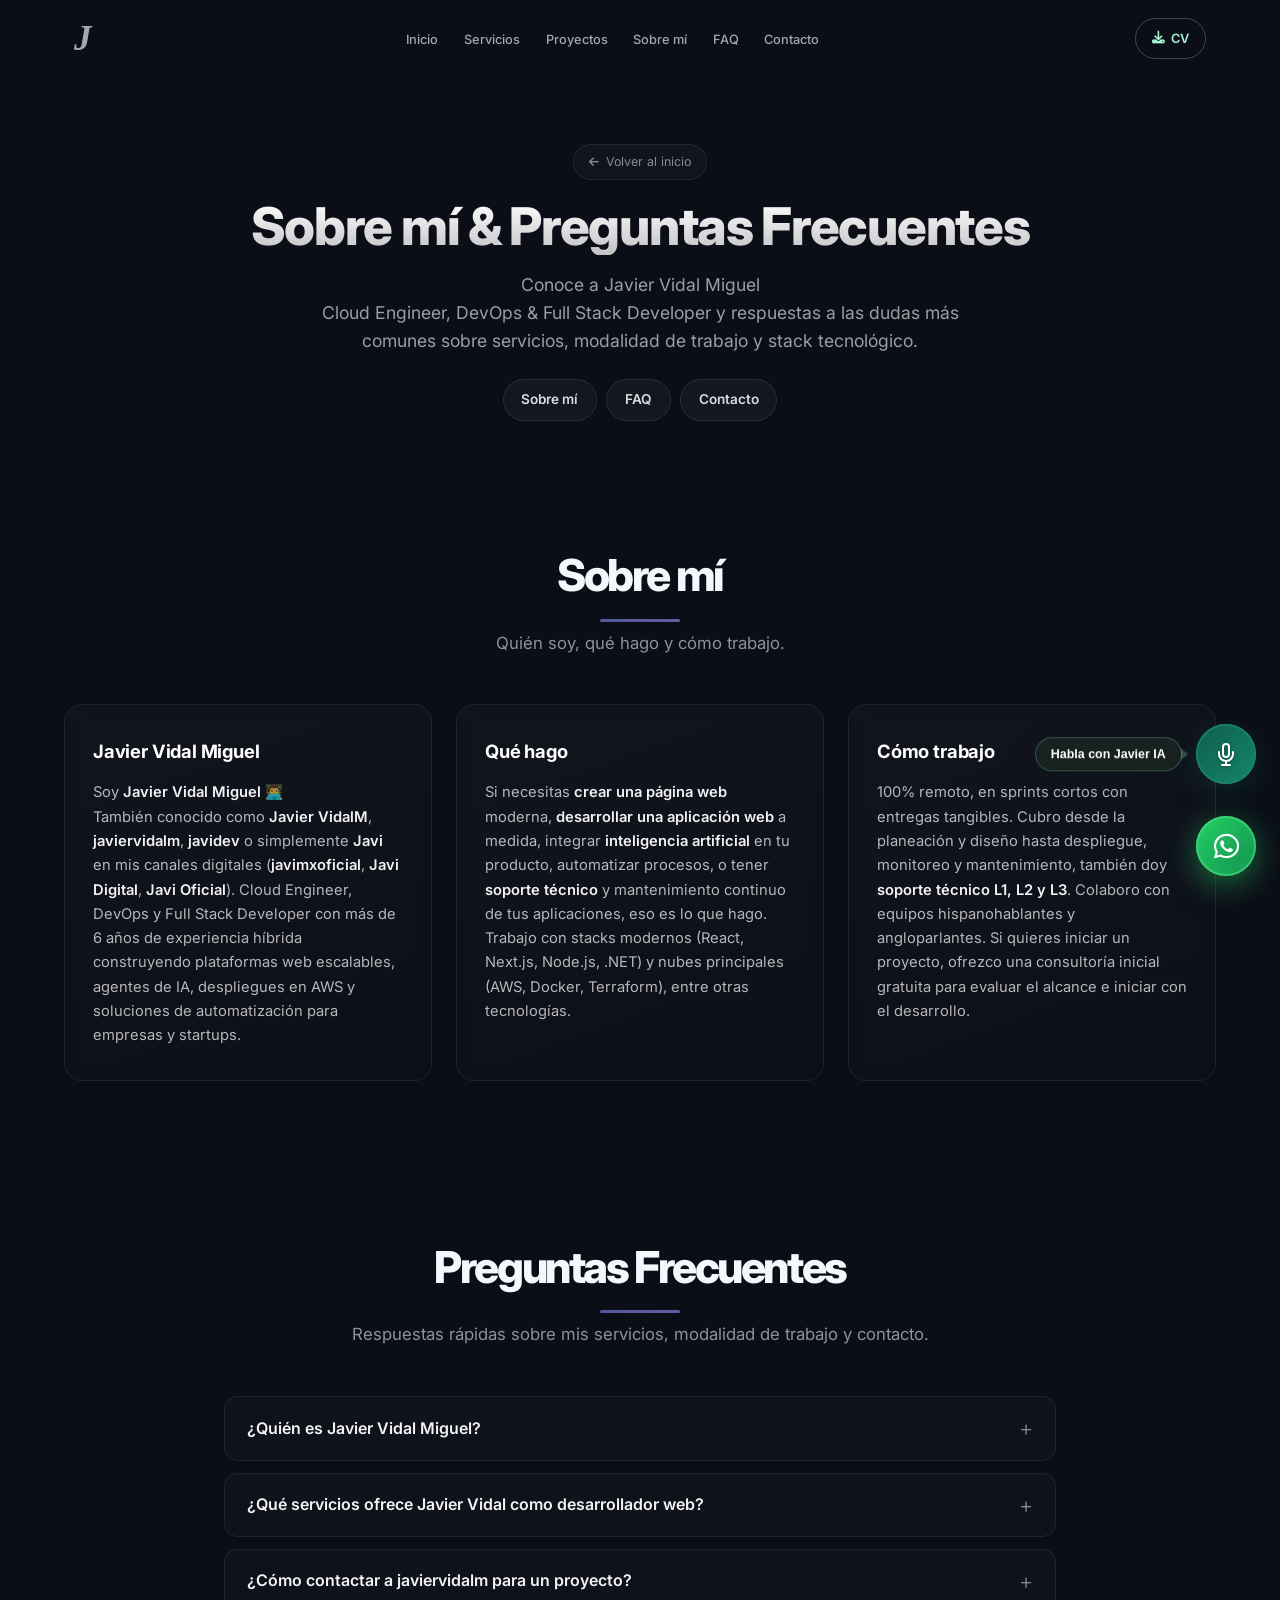
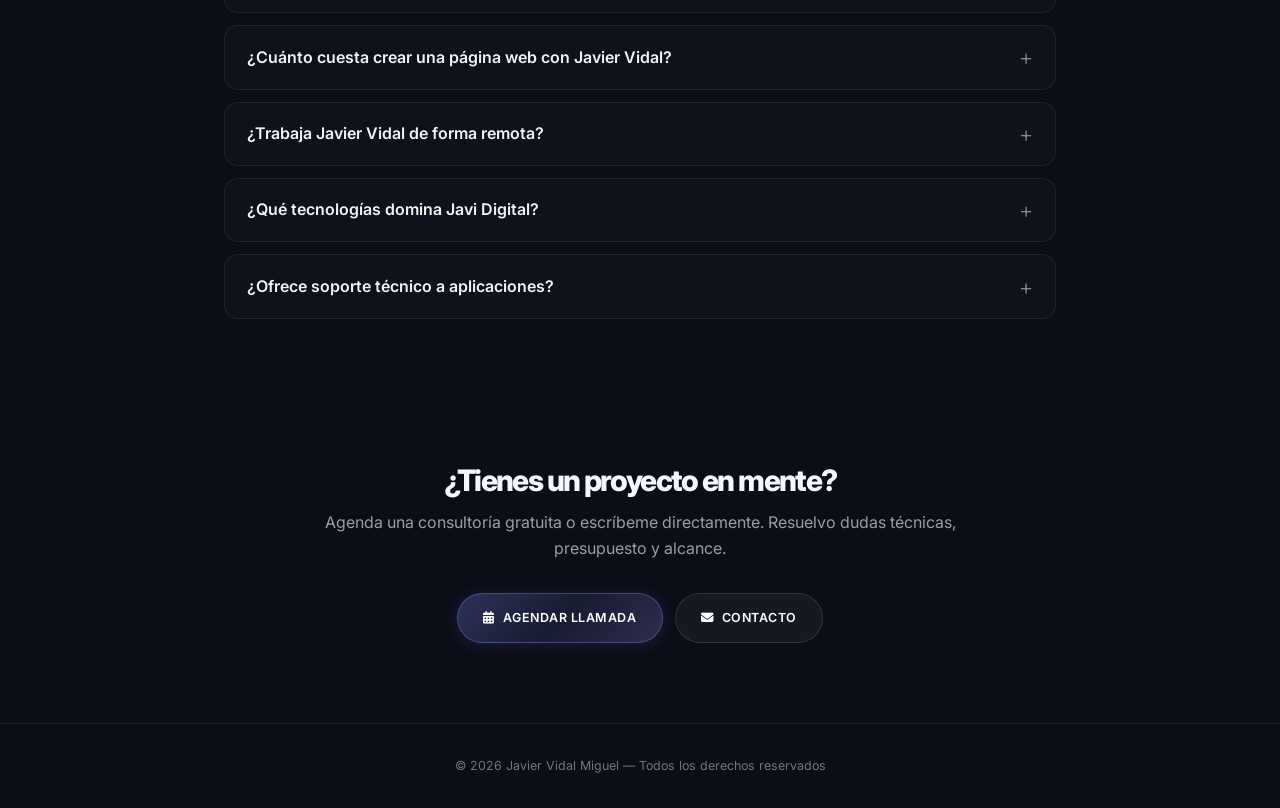
<file: sobre-mi.html>
<!DOCTYPE html>
<html lang="es">
<head>
    <meta charset="UTF-8">
    <meta name="viewport" content="width=device-width, initial-scale=1.0">
    <meta name="google-site-verification" content="XHzMHiZMGJFk0GPMAJakY2iaRw8MxQDnKn7XtTi6v4w">
    <title>Sobre mí & FAQ | Javier Vidal Miguel — Cloud Engineer, DevOps & Full Stack Developer</title>
    <meta name="description" content="Conoce a Javier Vidal Miguel (Javier VidalM, javiervidalm, Javi Digital): Cloud Engineer, DevOps y Full Stack Developer remoto. Respuestas a preguntas sobre servicios, modalidad de trabajo, contacto y stack tecnológico.">
    <meta name="keywords" content="Javier Vidal, Javier Vidal Miguel, Javier VidalM, sobre mi, FAQ, preguntas frecuentes desarrollador, javiervidalm, Javi Digital, Cloud Engineer, DevOps, Full Stack Developer, desarrollador remoto, soporte tecnico, crear pagina web">
    <meta name="author" content="Javier Vidal Miguel">
    <meta name="robots" content="index, follow, max-image-preview:large, max-snippet:-1, max-video-preview:-1">
    <meta name="googlebot" content="index, follow">
    <meta name="theme-color" content="#0b0d17">
    <meta name="color-scheme" content="dark">

    <meta property="og:type" content="profile">
    <meta property="og:url" content="https://javividalm.pages.dev/sobre-mi.html">
    <meta property="og:title" content="Sobre mí & FAQ — Javier Vidal Miguel | Cloud Engineer, DevOps & Full Stack Developer">
    <meta property="og:description" content="Conoce a Javier Vidal Miguel: Cloud Engineer, DevOps y Full Stack Developer remoto. Respuestas a preguntas sobre servicios, modalidad de trabajo y stack tecnológico.">
    <meta property="og:image" content="https://javividalm.pages.dev/img/perfil.png">
    <meta property="og:image:type" content="image/png">
    <meta property="og:image:width" content="1200">
    <meta property="og:image:height" content="630">
    <meta property="og:image:alt" content="Javier Vidal Miguel — Cloud Engineer, DevOps & Full Stack Developer">
    <meta property="og:locale" content="es_ES">
    <meta property="og:site_name" content="Javier Vidal — Portafolio">
    <meta property="profile:first_name" content="Javier">
    <meta property="profile:last_name" content="Vidal Miguel">
    <meta property="profile:username" content="javiervidalm">

    <meta name="twitter:card" content="summary_large_image">
    <meta name="twitter:title" content="Sobre mí & FAQ — Javier Vidal Miguel">
    <meta name="twitter:description" content="Conoce a Javier Vidal Miguel: Cloud Engineer, DevOps y Full Stack Developer remoto. Servicios, modalidad y stack.">
    <meta name="twitter:image" content="https://javividalm.pages.dev/img/perfil.png">
    <meta name="twitter:creator" content="@javimxoficial">
    <meta name="twitter:site" content="@javimxoficial">

    <link rel="icon" type="image/png" href="./img/logo.png">
    <link rel="apple-touch-icon" href="./img/logo.png">
    <link rel="canonical" href="https://javividalm.pages.dev/sobre-mi.html">
    <link rel="alternate" hreflang="es" href="https://javividalm.pages.dev/sobre-mi.html">
    <link rel="alternate" hreflang="x-default" href="https://javividalm.pages.dev/sobre-mi.html">
    <link rel="sitemap" type="application/xml" href="/sitemap.xml">

    <link rel="preconnect" href="https://fonts.googleapis.com">
    <link rel="preconnect" href="https://fonts.gstatic.com" crossorigin>
    <link href="https://fonts.googleapis.com/css2?family=Inter:wght@300;400;500;600;700;800;900&display=swap" rel="stylesheet">
    <link rel="stylesheet" href="https://cdnjs.cloudflare.com/ajax/libs/font-awesome/6.4.0/css/all.min.css">
    <link rel="stylesheet" href="./css/styles.css">
    <link rel="stylesheet" href="./css/voice-widget.css">
    <style>
        html,body{background:#0b0d17;}
        .page-hero {
            padding: 9rem 1.5rem 3rem;
            text-align: center;
            max-width: 960px;
            margin: 0 auto;
            position: relative;
            z-index: 2;
        }
        .page-hero__breadcrumb {
            display: inline-flex;
            align-items: center;
            gap: 0.45rem;
            font-size: 0.78rem;
            color: hsla(0,0%,100%,0.5);
            margin-bottom: 1.25rem;
            text-decoration: none;
            padding: 0.45rem 0.95rem;
            border: 1px solid hsla(0,0%,100%,0.08);
            border-radius: 100px;
            background: hsla(0,0%,100%,0.03);
            backdrop-filter: blur(8px);
            transition: all 0.3s cubic-bezier(0.4,0,0.2,1);
        }
        .page-hero__breadcrumb:hover {
            color: #fff;
            border-color: rgba(129,140,248,0.4);
            background: rgba(129,140,248,0.08);
        }
        .page-hero__title {
            font-size: 3.25rem;
            font-weight: 800;
            color: #fff;
            margin: 0 0 1rem;
            letter-spacing: -0.025em;
            line-height: 1.05;
            background: linear-gradient(180deg, #fff 0%, hsla(0,0%,100%,0.75) 100%);
            -webkit-background-clip: text;
            background-clip: text;
            -webkit-text-fill-color: transparent;
        }
        .page-hero__subtitle {
            font-size: 1.1rem;
            color: hsla(0,0%,100%,0.6);
            line-height: 1.6;
            max-width: 640px;
            margin: 0 auto 1.5rem;
        }
        .page-hero__quick-nav {
            display: inline-flex;
            gap: 0.6rem;
            flex-wrap: wrap;
            justify-content: center;
        }
        .page-hero__quick-nav a {
            padding: 0.55rem 1.1rem;
            border-radius: 100px;
            border: 1px solid hsla(0,0%,100%,0.1);
            background: hsla(0,0%,100%,0.04);
            color: hsla(0,0%,100%,0.85);
            text-decoration: none;
            font-size: 0.85rem;
            font-weight: 600;
            transition: all 0.3s cubic-bezier(0.4,0,0.2,1);
        }
        .page-hero__quick-nav a:hover {
            background: rgba(129,140,248,0.15);
            border-color: rgba(129,140,248,0.4);
            color: #fff;
            transform: translateY(-2px);
        }
        @media (max-width: 768px) {
            .page-hero { padding: 7rem 1rem 2rem; }
            .page-hero__title { font-size: 2.25rem; }
            .page-hero__subtitle { font-size: 0.95rem; }
        }
    </style>

    <script type="application/ld+json">
    {
      "@context": "https://schema.org",
      "@graph": [
        {
          "@type": "Person",
          "@id": "https://javividalm.pages.dev/#javier",
          "name": "Javier Vidal Miguel",
          "alternateName": [
            "Javier Vidal",
            "Javier VidalM",
            "Javier Vidal M",
            "Javi",
            "javidev",
            "javiervidalm",
            "javiervidal",
            "Javi Digital",
            "javimxoficial",
            "Javi Oficial"
          ],
          "url": "https://javividalm.pages.dev/",
          "image": "https://javividalm.pages.dev/img/perfil.png",
          "jobTitle": "Cloud Engineer, DevOps & Full Stack Developer",
          "description": "Cloud Engineer, DevOps y Full Stack Developer especializado en AWS, agentes AI, web scraping y plataformas web a medida. 100% remoto.",
          "email": "mailto:javividalm11@gmail.com",
          "knowsLanguage": ["es", "en"],
          "knowsAbout": ["Cloud Computing", "DevOps", "Amazon Web Services", "Docker", "Terraform", "Node.js", "React", "Next.js", "OpenAI", "AI Agents", "Web Scraping", "CI/CD", "Linux"],
          "sameAs": [
            "https://www.linkedin.com/in/javiervidalm/",
            "https://github.com/Javi-vm97",
            "https://github.com/javiavm",
            "https://www.instagram.com/javimxoficial/",
            "https://www.youtube.com/@javimxoficial",
            "https://facebook.com/digitalstudiojavi"
          ],
          "worksFor": {
            "@type": "Organization",
            "name": "AegisAI",
            "url": "https://aegisai.team/"
          }
        },
        {
          "@type": "BreadcrumbList",
          "itemListElement": [
            { "@type": "ListItem", "position": 1, "name": "Inicio", "item": "https://javividalm.pages.dev/" },
            { "@type": "ListItem", "position": 2, "name": "Sobre mí & FAQ", "item": "https://javividalm.pages.dev/sobre-mi.html" }
          ]
        },
        {
          "@type": "AboutPage",
          "@id": "https://javividalm.pages.dev/sobre-mi.html#about",
          "url": "https://javividalm.pages.dev/sobre-mi.html",
          "name": "Sobre mí — Javier Vidal Miguel",
          "inLanguage": "es",
          "mainEntity": { "@id": "https://javividalm.pages.dev/#javier" }
        },
        {
          "@type": "FAQPage",
          "@id": "https://javividalm.pages.dev/sobre-mi.html#faq",
          "mainEntity": [
            {
              "@type": "Question",
              "name": "¿Quién es Javier Vidal Miguel?",
              "acceptedAnswer": {
                "@type": "Answer",
                "text": "También conocido como Javier VidalM, javiervidalm o Javi Digital, es Cloud Engineer, DevOps y Full Stack Developer con más de 6 años de experiencia híbrida construyendo plataformas web escalables, agentes de inteligencia artificial, despliegues en AWS y soluciones de automatización. Trabaja 100% remoto para empresas, startups y emprendedores."
              }
            },
            {
              "@type": "Question",
              "name": "¿Qué servicios ofrece Javier Vidal como desarrollador web?",
              "acceptedAnswer": {
                "@type": "Answer",
                "text": "Javier ofrece desarrollo web de alto rendimiento (React, Next.js, SEO), aplicaciones web y móviles, integraciones empresariales (SAP, CRM, APIs), soporte técnico L1-L3, cloud architecture y DevOps en AWS con Docker y Terraform, marketing digital orientado a conversión, automatización con IA usando OpenAI, LangChain y Anthropic, y consultoría en seguridad y compliance."
              }
            },
            {
              "@type": "Question",
              "name": "¿Cómo contactar a javiervidalm para un proyecto?",
              "acceptedAnswer": {
                "@type": "Answer",
                "text": "Puedes contactarme por correo a javividalm11@gmail.com, por WhatsApp a +52 287 125 4233 o +51 982 250 549, agendar una llamada gratuita por Google Calendar (calendar.app.google/yvuHBQnmjAaMswtGA) o Calendly (calendly.com/javividalm11/30min), o usar el formulario de contacto en https://javividalm.pages.dev/."
              }
            },
            {
              "@type": "Question",
              "name": "¿Cuánto cuesta crear una página web con Javier Vidal?",
              "acceptedAnswer": {
                "@type": "Answer",
                "text": "El costo depende del alcance: una landing page simple parte desde precios accesibles para emprendedores, mientras que aplicaciones web complejas con backend, integraciones empresariales o automatizaciones con IA se cotizan según horas y complejidad. Lo recomendado es agendar una llamada gratuita en el portafolio para recibir un presupuesto a medida."
              }
            },
            {
              "@type": "Question",
              "name": "¿Trabaja Javier Vidal de forma remota?",
              "acceptedAnswer": {
                "@type": "Answer",
                "text": "Sí, Javier trabaja 100% remoto y colabora con clientes a nivel mundial. Su modalidad incluye sprints ágiles, comunicación asíncrona y soporte continuo según necesidad del proyecto."
              }
            },
            {
              "@type": "Question",
              "name": "¿Qué tecnologías domina Javi Digital?",
              "acceptedAnswer": {
                "@type": "Answer",
                "text": "Su stack principal incluye: Cloud (AWS, Docker, Terraform, Kubernetes), Backend (Node.js, Python, .NET, REST APIs), Frontend (React, Next.js, TailwindCSS), IA (OpenAI, LangChain, agentes autónomos), DevOps (CI/CD, monitoreo, seguridad, rotación de keys), Web Scraping y bases de datos relacionales y no relacionales."
              }
            },
            {
              "@type": "Question",
              "name": "¿Javier Vidal ofrece soporte técnico a aplicaciones?",
              "acceptedAnswer": {
                "@type": "Answer",
                "text": "Sí, ofrece soporte técnico especializado en niveles L1, L2 y L3 con enfoque ITIL: resolución de incidentes, monitoreo proactivo, SLAs definidos y mantenimiento evolutivo de aplicaciones web y empresariales."
              }
            }
          ]
        }
      ]
    }
    </script>
</head>
<body>

    <!-- STAR FIELD BACKGROUND -->
    <canvas id="starField"></canvas>

    <!-- LOADER -->
    <div class="loader" id="loader">
        <div class="wormhole">
            <div class="wormhole-ring"></div>
            <div class="wormhole-ring"></div>
            <div class="wormhole-ring"></div>
            <div class="wormhole-ring"></div>
            <div class="wormhole-ring"></div>
            <div class="wormhole-core"></div>
        </div>
        <div class="loader-dots">
            <span></span><span></span><span></span>
        </div>
    </div>

    <!-- MAIN CONTENT -->
    <div class="main-content" id="mainContent">

        <nav id="navbar">
            <div class="nav-content">
                <a href="./index.html" class="logo" aria-label="Volver al inicio"><span class="logo-j">J</span></a>
                <ul class="nav-links" id="navLinks">
                    <li><a href="./index.html">Inicio</a></li>
                    <li><a href="./index.html#servicios">Servicios</a></li>
                    <li><a href="./index.html#proyectos">Proyectos</a></li>
                    <li><a href="#sobre-mi">Sobre mí</a></li>
                    <li><a href="#faq">FAQ</a></li>
                    <li><a href="./index.html#contacto">Contacto</a></li>
                </ul>
                <a href="./img/Curriculum_javier vidalmm.pdf" download class="nav-cta">
                    <i class="fas fa-download"></i> CV
                </a>
                <button class="nav-toggle" id="navToggle" aria-label="Menu">
                    <span></span>
                    <span></span>
                    <span></span>
                </button>
            </div>
        </nav>

        <!-- PAGE HERO -->
        <header class="page-hero">
            <a href="./index.html" class="page-hero__breadcrumb">
                <i class="fas fa-arrow-left" style="font-size:0.7rem;"></i> Volver al inicio
            </a>
            <h1 class="page-hero__title">Sobre mí &amp; Preguntas Frecuentes</h1>
            <p class="page-hero__subtitle">Conoce a Javier Vidal Miguel<br>Cloud Engineer, DevOps &amp; Full Stack Developer y respuestas a las dudas más comunes sobre servicios, modalidad de trabajo y stack tecnológico.</p>
            <div class="page-hero__quick-nav">
                <a href="#sobre-mi">Sobre mí</a>
                <a href="#faq">FAQ</a>
                <a href="./index.html#contacto">Contacto</a>
            </div>
        </header>

        <!-- SOBRE MI -->
        <section id="sobre-mi">
            <h2 class="section-title">Sobre mí</h2>
            <p class="about__lead">Quién soy, qué hago y cómo trabajo.</p>

            <div class="about__grid">
                <div class="about__card">
                    <h3>Javier Vidal Miguel</h3>
                    <p>Soy <strong>Javier Vidal Miguel</strong> 👨‍💻</p>
                    <p>También conocido como <strong>Javier VidalM</strong>, <strong>javiervidalm</strong>, <strong>javidev</strong> o simplemente <strong>Javi</strong> en mis canales digitales (<strong>javimxoficial</strong>, <strong>Javi Digital</strong>, <strong>Javi Oficial</strong>). Cloud Engineer, DevOps y Full Stack Developer con más de 6 años de experiencia híbrida construyendo plataformas web escalables, agentes de IA, despliegues en AWS y soluciones de automatización para empresas y startups.</p>
                </div>

                <div class="about__card">
                    <h3>Qué hago</h3>
                    <p>Si necesitas <strong>crear una página web</strong> moderna, <strong>desarrollar una aplicación web</strong> a medida, integrar <strong>inteligencia artificial</strong> en tu producto, automatizar procesos, o tener <strong>soporte técnico</strong> y mantenimiento continuo de tus aplicaciones, eso es lo que hago. Trabajo con stacks modernos (React, Next.js, Node.js, .NET) y nubes principales (AWS, Docker, Terraform), entre otras tecnologías.</p>
                </div>

                <div class="about__card">
                    <h3>Cómo trabajo</h3>
                    <p>100% remoto, en sprints cortos con entregas tangibles. Cubro desde la planeación y diseño hasta despliegue, monitoreo y mantenimiento, también doy <strong>soporte técnico L1, L2 y L3</strong>. Colaboro con equipos hispanohablantes y angloparlantes. Si quieres iniciar un proyecto, ofrezco una consultoría inicial gratuita para evaluar el alcance e iniciar con el desarrollo.</p>
                </div>
            </div>
        </section>

        <!-- FAQ -->
        <section id="faq">
            <h2 class="section-title">Preguntas Frecuentes</h2>
            <p class="faq__lead">Respuestas rápidas sobre mis servicios, modalidad de trabajo y contacto.</p>

            <div class="faq__list">
                <details class="faq__item">
                    <summary>¿Quién es Javier Vidal Miguel?</summary>
                    <p>También conocido como Javier VidalM, javiervidalm o Javi Digital, es Cloud Engineer, DevOps y Full Stack Developer con más de 6 años de experiencia híbrida construyendo plataformas web escalables, agentes de inteligencia artificial, despliegues en AWS y soluciones de automatización. Trabaja 100% remoto para empresas, startups y emprendedores.</p>
                </details>

                <details class="faq__item">
                    <summary>¿Qué servicios ofrece Javier Vidal como desarrollador web?</summary>
                    <p>Javier ofrece desarrollo web de alto rendimiento (React, Next.js, SEO), aplicaciones web y móviles, integraciones empresariales (SAP, CRM, APIs), soporte técnico L1-L3, cloud architecture y DevOps en AWS con Docker y Terraform, marketing digital orientado a conversión, automatización con IA usando OpenAI, LangChain y Anthropic, y consultoría en seguridad y compliance.</p>
                </details>

                <details class="faq__item">
                    <summary>¿Cómo contactar a javiervidalm para un proyecto?</summary>
                    <p>Puedes contactarme por correo a javividalm11@gmail.com, por WhatsApp a +52 287 125 4233 o +51 982 250 549, agendar una llamada gratuita por Google Calendar o Calendly desde la sección Agenda una Llamada, o usar el formulario de contacto al final de esta página.</p>
                </details>

                <details class="faq__item">
                    <summary>¿Cuánto cuesta crear una página web con Javier Vidal?</summary>
                    <p>El costo depende del alcance: una landing page simple parte desde precios accesibles para emprendedores, mientras que aplicaciones web complejas con backend, integraciones empresariales o automatizaciones con IA se cotizan según horas y complejidad. Lo recomendado es agendar una llamada gratuita para recibir un presupuesto a medida.</p>
                </details>

                <details class="faq__item">
                    <summary>¿Trabaja Javier Vidal de forma remota?</summary>
                    <p>Sí, trabajo 100% remoto y colaboro con clientes a nivel mundial. Mi modalidad incluye sprints ágiles, comunicación asíncrona y soporte continuo según necesidad del proyecto.</p>
                </details>

                <details class="faq__item">
                    <summary>¿Qué tecnologías domina Javi Digital?</summary>
                    <p>Stack principal: Cloud (AWS, Docker, Terraform, Kubernetes), Backend (Node.js, Python, .NET, REST APIs), Frontend (React, Next.js, TailwindCSS), IA (OpenAI, LangChain, agentes autónomos), DevOps (CI/CD, monitoreo, seguridad, rotación de keys), Web Scraping y bases de datos relacionales y no relacionales.</p>
                </details>

                <details class="faq__item">
                    <summary>¿Ofrece soporte técnico a aplicaciones?</summary>
                    <p>Sí, ofrezco soporte técnico especializado en niveles L1, L2 y L3 con enfoque ITIL: resolución de incidentes, monitoreo proactivo, SLAs definidos y mantenimiento evolutivo de aplicaciones web y empresariales.</p>
                </details>
            </div>
        </section>

        <!-- CTA INFERIOR -->
        <section style="padding: 4rem 1.5rem 5rem; text-align: center; max-width: 720px; margin: 0 auto;">
            <h2 class="section-title" style="font-size: 1.85rem;">¿Tienes un proyecto en mente?</h2>
            <p style="color: hsla(0,0%,100%,0.6); font-size: 1rem; margin-bottom: 2rem;">Agenda una consultoría gratuita o escríbeme directamente. Resuelvo dudas técnicas, presupuesto y alcance.</p>
            <div style="display: inline-flex; gap: 0.75rem; flex-wrap: wrap; justify-content: center;">
                <a href="./index.html#booking" class="btn btn-primary" style="padding: 0.85rem 1.6rem;">
                    <i class="fas fa-calendar-alt" style="margin-right:0.5rem;"></i> Agendar llamada
                </a>
                <a href="./index.html#contacto" class="btn btn-secondary" style="padding: 0.85rem 1.6rem; background: hsla(0,0%,100%,0.05); border: 1px solid hsla(0,0%,100%,0.12); color: #fff; border-radius: 100px; text-decoration: none; font-weight: 600; transition: all 0.3s;">
                    <i class="fas fa-envelope" style="margin-right:0.5rem;"></i> Contacto
                </a>
            </div>
        </section>

        <!-- FOOTER -->
        <footer>
            <div class="footer-content">
                <small>&copy; <span id="year"></span> Javier Vidal Miguel — Todos los derechos reservados</small>
            </div>
        </footer>

    </div><!-- /main-content -->

    <!-- WHATSAPP WIDGET -->
    <div class="wa-widget" id="waWidget">
        <button class="wa-fab" id="waFab" aria-label="WhatsApp">
            <i class="fab fa-whatsapp"></i>
        </button>
        <div class="wa-form" id="waForm">
            <div class="wa-form-header">
                <div class="wa-form-header__avatar">
                    <i class="fab fa-whatsapp"></i>
                </div>
                <div class="wa-form-header__heading">
                    <span class="wa-form-header__title">WhatsApp</span>
                    <span class="wa-form-header__subtitle"><span class="wa-status-dot"></span> Respuesta rápida</span>
                </div>
                <button class="wa-form-close" id="waClose">&times;</button>
            </div>
            <div class="wa-form-body">
                <div class="wa-field">
                    <label>Nombre y apellido</label>
                    <input type="text" id="waName" placeholder="Tu nombre completo">
                </div>
                <div class="wa-field">
                    <label>Empresa</label>
                    <input type="text" id="waCompany" placeholder="Nombre de tu empresa">
                </div>
                <div class="wa-field">
                    <label>Motivo de contacto</label>
                    <div class="wa-select" id="waSelect">
                        <div class="wa-select-trigger" id="waSelectTrigger">
                            <span>Solicitar información</span>
                            <i class="fas fa-chevron-down"></i>
                        </div>
                        <div class="wa-select-options" id="waSelectOptions">
                            <div class="wa-select-option wa-select-option--active" data-value="Solicitar información">Solicitar información</div>
                            <div class="wa-select-option" data-value="Cotizar un proyecto">Cotizar un proyecto</div>
                            <div class="wa-select-option" data-value="Soporte técnico">Soporte técnico</div>
                            <div class="wa-select-option" data-value="Otro">Otro</div>
                        </div>
                    </div>
                </div>
                <div class="wa-field">
                    <label>Nota (opcional)</label>
                    <textarea id="waNote" rows="3" placeholder="Detalles adicionales..."></textarea>
                </div>
                <button class="wa-send" id="waSend">
                    <i class="fab fa-whatsapp"></i> Enviar por WhatsApp
                </button>
            </div>
        </div>
    </div>

    <script src="./js/script.js" defer></script>
    <script src="./js/voice-widget.js" defer></script>
</body>
</html>
</file>
<file: css/portfolio-professional.css>
:root {
    --paper: #f4f3ef;
    --paper-soft: #faf9f6;
    --ink: #171b1d;
    --muted: #61696b;
    --line: #d9d9d3;
    --line-dark: #bfc3bd;
    --green: #0f5f4d;
    --green-light: #dcebe5;
    --green-bright: #7dd3b4;
    --dark: #172321;
    --dark-soft: #21302d;
    --white: #fff;
    --radius: 18px;
    --display: 'Manrope', system-ui, sans-serif;
    --body: 'DM Sans', system-ui, sans-serif;
    --max: 1180px;
    --ease: cubic-bezier(.2, .8, .2, 1);
}

*, *::before, *::after { box-sizing: border-box; }
html { scroll-behavior: smooth; scroll-padding-top: 88px; }
body { margin: 0; color: var(--ink); background: var(--paper); font-family: var(--body); line-height: 1.6; -webkit-font-smoothing: antialiased; overflow-x: hidden; }
body::before { content: ''; position: fixed; inset: 0; z-index: -1; pointer-events: none; opacity: .4; background-image: radial-gradient(rgba(23,27,29,.07) .55px, transparent .55px); background-size: 7px 7px; }
img { display: block; max-width: 100%; }
a { color: inherit; }
button, input, textarea { font: inherit; }
::selection { color: var(--white); background: var(--green); }

.skip-link { position: fixed; top: 12px; left: 12px; z-index: 9999; transform: translateY(-160%); padding: .7rem 1rem; color: white; background: var(--green); border-radius: 8px; text-decoration: none; font-weight: 700; }
.skip-link:focus { transform: translateY(0); }
a:focus-visible, button:focus-visible, input:focus-visible, textarea:focus-visible { outline: 3px solid #ef9d65; outline-offset: 3px; }

.site-nav { position: fixed; inset: 0 0 auto; z-index: 1000; border-bottom: 1px solid transparent; transition: background .25s, border-color .25s, transform .3s; }
.site-nav.scrolled { background: rgba(244,243,239,.92); border-color: var(--line); backdrop-filter: blur(14px); }
.site-nav.nav-hidden { transform: translateY(-100%); }
.nav-shell { width: min(calc(100% - 40px), var(--max)); min-height: 74px; margin: auto; display: flex; align-items: center; gap: 2rem; }
.brand { display: inline-flex; align-items: center; gap: .7rem; margin-right: auto; text-decoration: none; font-family: var(--display); font-weight: 800; }
.brand-mark { display: grid; place-items: center; width: 46px; height: 46px; flex: 0 0 46px; overflow: hidden; color: white; background: #07101d; border-radius: 50%; font-size: .75rem; letter-spacing: .05em; }
.brand-mark img { width: 100%; height: 100%; display: block; border-radius: 50%; object-fit: cover; object-position: center; transform: scale(1.14); }
.brand-name { font-size: .9rem; }
.nav-links { display: flex; align-items: center; gap: 1.55rem; margin: 0; padding: 0; list-style: none; }
.nav-links a { color: #434a4b; text-decoration: none; font-size: .83rem; font-weight: 600; }
.nav-links a:hover, .nav-links a.active { color: var(--green); }
.nav-resume { padding: .58rem .95rem; border: 1px solid var(--line-dark); border-radius: 999px; text-decoration: none; font-size: .78rem; font-weight: 700; }
.nav-resume:hover { color: white; background: var(--green); border-color: var(--green); }
.nav-toggle { display: none; width: 34px; height: 28px; padding: 4px; border: 0; background: transparent; position: relative; cursor: pointer; }
.nav-toggle span { position: absolute; left: 4px; width: 26px; height: 2px; background: var(--ink); transition: .25s; }
.nav-toggle span:nth-child(1) { top: 5px; }.nav-toggle span:nth-child(2) { top: 13px; }.nav-toggle span:nth-child(3) { top: 21px; }
.nav-toggle.active span:nth-child(1) { top: 13px; transform: rotate(45deg); }.nav-toggle.active span:nth-child(2) { opacity: 0; }.nav-toggle.active span:nth-child(3) { top: 13px; transform: rotate(-45deg); }

.hero { width: min(calc(100% - 40px), var(--max)); min-height: min(900px, 100svh); margin: auto; padding: 130px 0 72px; display: grid; grid-template-columns: minmax(0, 1.3fr) minmax(340px, .7fr); gap: clamp(3rem, 8vw, 8rem); align-items: center; }
.hero-copy, .profile-card { min-width: 0; }
.eyebrow, .section-kicker { margin: 0 0 1.2rem; color: var(--green); text-transform: uppercase; letter-spacing: .14em; font-size: .7rem; font-weight: 800; }
.eyebrow { display: flex; align-items: center; gap: .7rem; }
.eyebrow::before { content: ''; width: 30px; height: 1px; background: var(--green); }
.hero h1 { max-width: 780px; margin: 0; font: 700 clamp(2.9rem, 4.9vw, 4.85rem)/1.01 var(--display); letter-spacing: -.06em; text-wrap: balance; }
.hero-intro { max-width: 700px; margin: 1.8rem 0 0; color: var(--muted); font-size: clamp(1.05rem, 1.5vw, 1.22rem); line-height: 1.75; }
.hero-intro strong { color: var(--ink); }
.hero-actions { display: flex; flex-wrap: wrap; gap: .75rem; margin-top: 2rem; }
.button { min-height: 48px; display: inline-flex; align-items: center; justify-content: center; padding: .8rem 1.25rem; border: 1px solid transparent; border-radius: 999px; text-decoration: none; font-size: .84rem; font-weight: 700; transition: transform .25s var(--ease), background .25s, color .25s, border-color .25s; }
.button:hover { transform: translateY(-2px); }
.button-primary { color: white; background: var(--green); }
.button-primary:hover { background: #0a493b; }
.button-secondary { color: var(--ink); background: transparent; border-color: var(--line-dark); }
.button-secondary:hover { background: white; border-color: var(--ink); }

.profile-card { overflow: hidden; border: 1px solid var(--line-dark); border-radius: 120px 120px var(--radius) var(--radius); background: var(--paper-soft); box-shadow: 0 24px 70px rgba(38,52,48,.11); }
.profile-photo { aspect-ratio: 4/3.75; overflow: hidden; background: var(--green-light); }
.profile-photo img { width: 100%; height: 100%; object-fit: cover; object-position: 50% 42%; filter: saturate(.82) contrast(1.02); }
.profile-body { padding: 1.5rem; }
.availability { display: flex; align-items: center; gap: .5rem; color: var(--green); font-size: .67rem; font-weight: 700; text-transform: uppercase; letter-spacing: .07em; }
.availability span { width: 8px; height: 8px; border-radius: 50%; background: #29a278; box-shadow: 0 0 0 4px rgba(41,162,120,.13); }
.profile-body h2 { margin: .8rem 0 .1rem; font: 800 1.4rem var(--display); letter-spacing: -.03em; }
.profile-body > p { margin: 0; color: var(--muted); font-size: .84rem; }
.profile-body ul { margin: 1.1rem 0; padding: 1rem 0; border-block: 1px solid var(--line); list-style: none; color: var(--muted); font-size: .75rem; }
.profile-body li + li { margin-top: .35rem; }
.profile-links { display: grid; grid-template-columns: repeat(3, 1fr); gap: .55rem; }
.profile-links a { min-width: 0; min-height: 46px; display: inline-flex; align-items: center; justify-content: center; gap: .42rem; padding: .55rem .4rem; border: 1px solid rgba(148,163,184,.14); border-radius: 10px; color: var(--green); background: rgba(255,255,255,.025); font-size: .65rem; font-weight: 700; text-decoration: none; transition: transform .25s var(--ease), color .25s, border-color .25s, background .25s; }
.profile-links a i { font-size: .9rem; }.profile-links a:hover { transform: translateY(-3px); color: var(--green-bright); border-color: rgba(99,230,190,.42); background: rgba(99,230,190,.075); }

.impact-strip { max-width: 1380px; margin: 0 auto; padding: clamp(3.5rem, 7vw, 6rem) max(20px, calc((100% - var(--max))/2)); color: white; background: var(--dark); }
.impact-strip > p { margin: 0 0 2.5rem; color: #aab9b5; font-size: .77rem; text-transform: uppercase; letter-spacing: .13em; }
.impact-grid { display: grid; grid-template-columns: repeat(4, 1fr); }
.impact-grid article { min-height: 145px; padding: .5rem 1.7rem; border-left: 1px solid rgba(255,255,255,.14); }
.impact-grid article:first-child { padding-left: 0; border: 0; }
.impact-grid strong { display: block; margin-bottom: 1rem; color: var(--green-bright); font: 700 clamp(2.2rem, 4vw, 3.4rem) var(--display); letter-spacing: -.05em; }
.impact-grid span { display: block; max-width: 22ch; color: #c6d0cd; font-size: .83rem; line-height: 1.55; }

.section { width: min(calc(100% - 40px), var(--max)); margin: auto; padding: clamp(5.5rem, 10vw, 9rem) 0; }
.section-heading { display: grid; grid-template-columns: 1fr 1.1fr; gap: 2rem; margin-bottom: 4rem; align-items: end; }
.section-heading .section-kicker { grid-column: 1 / -1; margin-bottom: -.8rem; }
.section-heading h2 { margin: 0; font: 700 clamp(2.5rem, 5vw, 4.7rem)/1 var(--display); letter-spacing: -.06em; }
.section-heading > p:last-child { max-width: 580px; margin: 0; color: var(--muted); font-size: 1rem; }

.timeline { border-top: 1px solid var(--line-dark); }
.job { display: grid; grid-template-columns: 240px 1fr; gap: 3rem; padding: 3rem 0; border-bottom: 1px solid var(--line); }
.job-meta { display: flex; flex-direction: column; gap: .3rem; color: var(--muted); font-size: .76rem; }
.job-meta time { color: var(--ink); font-weight: 700; }
.job-title { display: flex; justify-content: space-between; gap: 1rem; align-items: start; }
.job-title h3 { margin: 0; font: 800 clamp(1.3rem, 2vw, 1.7rem) var(--display); letter-spacing: -.035em; }
.job-title p { margin: .25rem 0 0; color: var(--green); font-weight: 700; }
.job-type { flex: none; padding: .3rem .65rem; border: 1px solid var(--line); border-radius: 999px; color: var(--muted); font-size: .66rem; }
.job-content > ul { max-width: 800px; margin: 1.5rem 0; padding: 0; list-style: none; }
.job-content > ul li { position: relative; padding-left: 1.3rem; color: #495153; font-size: .93rem; }
.job-content > ul li + li { margin-top: .65rem; }
.job-content > ul li::before { content: '—'; position: absolute; left: 0; color: var(--green); }
.tags { display: flex; flex-wrap: wrap; gap: .45rem; }
.tags span { padding: .32rem .6rem; border-radius: 5px; color: #43504c; background: #e7e8e3; font-size: .66rem; font-weight: 700; }

.skills-section { width: auto; max-width: 1380px; padding-inline: max(20px, calc((100% - var(--max))/2)); color: white; background: var(--dark); }
.skills-section .section-kicker { color: var(--green-bright); }
.skills-section .section-heading > p:last-child { color: #aab9b5; }
.skills-layout { display: grid; grid-template-columns: 1.05fr .95fr; gap: 4rem; align-items: start; }
.skill-groups { border-top: 1px solid rgba(255,255,255,.15); }
.skill-group { display: grid; grid-template-columns: 180px 1fr; gap: 1.5rem; padding: 1.6rem 0; border-bottom: 1px solid rgba(255,255,255,.12); }
.skill-group h3 { margin: 0; color: var(--green-bright); font: 700 .9rem var(--display); }
.skill-group p { margin: 0; color: #c6d0cd; font-size: .86rem; line-height: 1.7; }
.cube-panel { position: sticky; top: 100px; min-height: 680px; padding-bottom: 1.5rem; overflow: hidden; isolation: isolate; border: 1px solid rgba(255,255,255,.15); border-radius: var(--radius); background: var(--dark-soft); }
.cube-copy { position: relative; z-index: 5; padding: 1.4rem 1.4rem 0; }
.cube-copy span { color: var(--green-bright); font-size: .62rem; font-weight: 700; text-transform: uppercase; letter-spacing: .1em; }
.cube-copy h3 { margin: .2rem 0 0; font: 700 1.4rem var(--display); }
.cube-copy p { margin: .25rem 0 0; color: #9badaa; font-size: .75rem; }
.skills-3d-container { position: relative; z-index: 2; height: 560px; padding: 0 clamp(.5rem, 2vw, 1.5rem); display: grid; place-items: center; perspective: 1200px; overflow: visible; }
.skills-cube-wrapper { --cube-scale: .95; position: relative; width: 300px; height: 300px; transform-style: preserve-3d; cursor: grab; touch-action: none; will-change: transform; }
.skills-cube-wrapper.dragging { cursor: grabbing; }
.cube-face { position: absolute; width: 300px; height: 300px; padding: 22px; display: grid; grid-template-columns: 1fr 1fr; gap: 12px; border: 1px solid rgba(125,211,180,.25); background: rgba(17,31,28,.88); box-shadow: inset 0 0 36px rgba(125,211,180,.05); backface-visibility: visible; }
.cube-face.front { transform: translateZ(150px); }.cube-face.back { transform: rotateY(180deg) translateZ(150px); }.cube-face.right { transform: rotateY(90deg) translateZ(150px); }.cube-face.left { transform: rotateY(-90deg) translateZ(150px); }.cube-face.top { transform: rotateX(90deg) translateZ(150px); }.cube-face.bottom { transform: rotateX(-90deg) translateZ(150px); }
.skill-item-cube { min-width: 0; display: flex; flex-direction: column; align-items: center; justify-content: center; gap: .4rem; border: 1px solid rgba(255,255,255,.08); border-radius: 9px; background: rgba(255,255,255,.035); text-align: center; }
.skill-icon { width: 2.1rem; height: 2.1rem; display: grid; place-items: center; font-size: 1.55rem; }.skill-icon i { line-height: 1; }.skill-name { color: #e5ece9; font-size: .68rem; font-weight: 700; }

.project-grid { display: grid; grid-template-columns: 1fr 1fr; gap: 1.2rem; }
.project { overflow: hidden; border: 1px solid var(--line-dark); border-radius: var(--radius); background: var(--paper-soft); }
.project-featured { grid-column: 1 / -1; display: grid; grid-template-columns: 1.25fr .75fr; }
.project-image { display: block; aspect-ratio: 16/9; overflow: hidden; background: #dfe4df; }
.project-featured .project-image { aspect-ratio: auto; min-height: 410px; }
.project-image img { width: 100%; height: 100%; object-fit: cover; object-position: top center; transition: transform .6s var(--ease); }
.project:hover .project-image img { transform: scale(1.025); }
.project-copy { padding: 1.5rem; }
.project-featured .project-copy { display: flex; flex-direction: column; justify-content: center; padding: 2.4rem; }
.project-type { margin: 0 0 .6rem; color: var(--green); font-size: .65rem; font-weight: 800; text-transform: uppercase; letter-spacing: .11em; }
.project-copy h3 { margin: 0; font: 800 1.45rem var(--display); letter-spacing: -.035em; }
.project-copy > p:not(.project-type) { color: var(--muted); font-size: .87rem; }
.project-copy .tags { margin: 1.2rem 0; }
.project-copy > a { color: var(--green); font-size: .78rem; font-weight: 800; text-decoration: none; }

.credentials { border-top: 1px solid var(--line-dark); }
.credential-grid { display: grid; grid-template-columns: 1.2fr 1fr .8fr; gap: 1rem; }
.credential-card { min-height: 280px; padding: 1.6rem; border: 1px solid var(--line); border-radius: var(--radius); background: var(--paper-soft); }
.credential-label { color: var(--green); font-size: .65rem; font-weight: 800; text-transform: uppercase; letter-spacing: .1em; }
.credential-card h3 { margin: 3.5rem 0 .8rem; font: 800 1.3rem/1.25 var(--display); letter-spacing: -.03em; }
.credential-card p, .credential-card small, .credential-card li { color: var(--muted); font-size: .82rem; }
.credential-card p { margin: 0 0 .25rem; }.credential-card ul { margin: 1rem 0 0; padding-left: 1.1rem; }.credential-card li + li { margin-top: .5rem; }

.contact-section { max-width: 1380px; margin: 0 auto; padding: clamp(4rem, 8vw, 7rem) max(20px, calc((100% - var(--max))/2)); display: grid; grid-template-columns: 1.2fr .8fr; gap: 5rem; align-items: end; color: white; background: var(--green); }
.contact-section .section-kicker { color: #bfe9d8; }
.contact-copy h2 { max-width: 720px; margin: 0; font: 700 clamp(2.8rem, 5.5vw, 5.3rem)/1 var(--display); letter-spacing: -.065em; }
.contact-copy > p:not(.section-kicker) { max-width: 620px; color: #d0e5dd; }
.contact-details { display: flex; flex-wrap: wrap; gap: .75rem 1.2rem; margin-top: 2rem; color: #e5f4ef; font-size: .78rem; }
.contact-details a { text-decoration: none; border-bottom: 1px solid rgba(255,255,255,.35); }
.contact-actions { display: flex; flex-direction: column; gap: .75rem; }
.contact-actions .button-primary { color: var(--green); background: white; }.contact-actions .button-secondary { color: white; border-color: rgba(255,255,255,.45); }.contact-actions .button-secondary:hover { color: var(--green); }
.text-link { margin-top: .5rem; color: #d0e5dd; text-align: center; text-decoration: none; font-size: .78rem; }

footer { padding: 2rem 20px; color: #8e9694; background: var(--dark); }
footer > div { width: min(100%, var(--max)); margin: auto; display: flex; justify-content: space-between; gap: 1rem; font-size: .7rem; }

.reveal { opacity: 0; transform: translateY(18px); transition: opacity .65s var(--ease), transform .65s var(--ease); }.reveal.visible { opacity: 1; transform: none; }

/* WhatsApp recruiter contact widget */
.wa-widget { position: fixed; right: 24px; bottom: 24px; z-index: 940; }
.wa-widget--hidden { opacity: 0; pointer-events: none; }
.wa-fab { width: 58px; height: 58px; border: 0; border-radius: 50%; color: white; background: #167c5f; box-shadow: 0 10px 30px rgba(15,95,77,.3); cursor: pointer; font-weight: 800; font-size: .72rem; }
.wa-form { position: absolute; right: 0; bottom: 70px; width: min(360px, calc(100vw - 32px)); overflow: hidden; opacity: 0; pointer-events: none; transform: translateY(12px) scale(.98); border: 1px solid #cdd4d0; border-radius: 16px; background: white; box-shadow: 0 25px 70px rgba(20,35,31,.2); transition: .25s var(--ease); }
.wa-widget.open .wa-form { opacity: 1; pointer-events: auto; transform: none; }
.wa-form-header { display: flex; justify-content: space-between; align-items: start; padding: 1.1rem; color: white; background: var(--dark); }
.wa-form-header strong { display: block; font-family: var(--display); }.wa-form-header div > span { display: flex; align-items: center; gap: .4rem; margin-top: .2rem; color: #b9cbc5; font-size: .68rem; }
.wa-status-dot { display: inline-block; width: 7px; height: 7px; border-radius: 50%; background: var(--green-bright); }
.wa-form-close { border: 0; color: white; background: transparent; font-size: 1.35rem; cursor: pointer; }
.wa-form-body { display: grid; gap: .85rem; padding: 1rem; }
.wa-field { display: grid; gap: .3rem; color: #4d5855; font-size: .72rem; font-weight: 700; }
.wa-field input, .wa-field textarea, .wa-select-trigger { width: 100%; padding: .7rem .75rem; border: 1px solid #d6dcd8; border-radius: 9px; color: var(--ink); background: #fbfcfb; font-size: .8rem; font-weight: 400; }
.wa-field textarea { resize: vertical; }.wa-select { position: relative; }.wa-select-trigger { display: flex; justify-content: space-between; cursor: pointer; }
.wa-select-options { position: absolute; z-index: 2; inset: calc(100% + 4px) 0 auto; display: none; overflow: hidden; border: 1px solid #d6dcd8; border-radius: 9px; background: white; box-shadow: 0 10px 30px rgba(0,0,0,.1); }.wa-select.open .wa-select-options { display: grid; }
.wa-select-option { padding: .65rem .75rem; border: 0; text-align: left; color: #4d5855; background: white; cursor: pointer; font-size: .78rem; }.wa-select-option:hover, .wa-select-option--active { color: var(--green); background: #edf6f2; }
.wa-send { min-height: 45px; border: 0; border-radius: 999px; color: white; background: var(--green); cursor: pointer; font-weight: 700; font-size: .78rem; }

@media (max-width: 980px) {
    .nav-links, .nav-resume { display: none; }.nav-toggle { display: block; }
    .nav-links.active { position: fixed; inset: 0; z-index: -1; display: flex; flex-direction: column; justify-content: center; gap: 1.5rem; background: var(--paper); }.nav-links.active a { font: 700 1.5rem var(--display); }
    .hero { min-height: auto; grid-template-columns: 1fr; padding-top: 130px; }.hero h1 { max-width: 900px; }.profile-card { width: min(100%, 430px); justify-self: center; }
    .impact-grid { grid-template-columns: 1fr 1fr; gap: 2rem 0; }.impact-grid article:nth-child(3) { border-left: 0; padding-left: 0; }
    .skills-layout { grid-template-columns: 1fr; }.cube-panel { position: relative; top: 0; }
    .credential-grid { grid-template-columns: 1fr 1fr; }.credential-card:last-child { grid-column: 1 / -1; }
}

@media (max-width: 700px) {
    .nav-shell, .hero, .section { width: min(calc(100% - 32px), var(--max)); }
    .hero { gap: 3rem; padding-block: 110px 4rem; }.hero h1 { font-size: clamp(2.65rem, 11.7vw, 3.5rem); overflow-wrap: break-word; }.hero-intro { font-size: 1rem; }
    .eyebrow { align-items: flex-start; font-size: .65rem; line-height: 1.55; }
    .hero-actions { flex-direction: column; }.hero-actions .button { width: 100%; }
    .profile-card { border-radius: 90px 90px 16px 16px; }
    .impact-grid { grid-template-columns: 1fr; }.impact-grid article, .impact-grid article:nth-child(3) { min-height: 0; padding: 1.5rem 0; border-left: 0; border-top: 1px solid rgba(255,255,255,.14); }.impact-grid article:first-child { border-top: 0; }.impact-grid span { max-width: 34ch; }
    .section-heading { grid-template-columns: 1fr; gap: 1.2rem; }.section-heading .section-kicker { margin-bottom: 0; }.section-heading h2 { font-size: clamp(2.4rem, 12vw, 3.6rem); }
    .job { grid-template-columns: 1fr; gap: 1.1rem; padding: 2.2rem 0; }.job-meta { flex-direction: row; justify-content: space-between; }.job-title { display: block; }.job-type { display: inline-block; margin-top: .75rem; }.job-content > ul li { font-size: .88rem; }
    .skill-group { grid-template-columns: 1fr; gap: .6rem; }.cube-panel { min-height: 570px; }.skills-3d-container { height: 475px; }.skills-cube-wrapper { --cube-scale: .76; }
    .project-grid, .project-featured { display: grid; grid-template-columns: 1fr; }.project-featured { grid-column: auto; }.project-featured .project-image { min-height: 0; aspect-ratio: 16/9; }.project-featured .project-copy { padding: 1.5rem; }
    .credential-grid { grid-template-columns: 1fr; }.credential-card:last-child { grid-column: auto; }.credential-card { min-height: 240px; }
    .contact-section { grid-template-columns: 1fr; gap: 2.5rem; }.contact-copy h2 { font-size: clamp(2.7rem, 13vw, 4rem); }
    footer > div { flex-direction: column; }
    .wa-widget { right: 16px; bottom: 16px; }.wa-fab { width: 52px; height: 52px; }
}

@media (max-width: 420px) {
    .brand-name { display: none; }.job-meta { display: grid; }.skills-cube-wrapper { --cube-scale: .64; }.booking-actions, .contact-secondary-actions { grid-template-columns: 1fr; }
}

@media (prefers-reduced-motion: reduce) {
    html { scroll-behavior: auto; }
    *, *::before, *::after { animation-duration: .01ms !important; animation-iteration-count: 1 !important; transition-duration: .01ms !important; }
    .reveal { opacity: 1; transform: none; }
}

@media print {
    .site-nav, .wa-widget, .javi-fab-container, .cube-panel, footer { display: none !important; }
    body { background: white; font-size: 10pt; }.hero, .section, .skills-section, .impact-strip, .contact-section { width: 100%; max-width: none; padding: 24px; color: black; background: white; }.hero { min-height: 0; display: block; }.profile-card { display: none; }.reveal { opacity: 1; transform: none; }.job { break-inside: avoid; }.impact-grid { grid-template-columns: repeat(4, 1fr); }.impact-grid strong, .section-kicker, .eyebrow { color: black; }
}

/* ============================================================
   IMMERSIVE TECH EDITION
   Dark, high-depth presentation with restrained cinematic motion
   ============================================================ */
:root {
    --paper: #070b14;
    --paper-soft: #0c1220;
    --ink: #f5f7fb;
    --muted: #9ca9bd;
    --line: rgba(148, 163, 184, .14);
    --line-dark: rgba(148, 163, 184, .22);
    --green: #63e6be;
    --green-light: rgba(99, 230, 190, .12);
    --green-bright: #8ff7d5;
    --dark: #050811;
    --dark-soft: #0a111e;
    --violet: #8b7cf8;
    --cyan: #49c6e5;
    --radius: 22px;
}

body {
    background: var(--paper);
    color: var(--ink);
}

body::before {
    opacity: .38;
    background-image: radial-gradient(rgba(137, 164, 196, .13) .65px, transparent .65px);
    background-size: 9px 9px;
    mask-image: linear-gradient(to bottom, black 0%, rgba(0,0,0,.7) 48%, transparent 100%);
}

.ambient-scene { position: fixed; inset: 0; z-index: -2; overflow: hidden; pointer-events: none; }
.ambient-orb { position: absolute; width: 48vw; aspect-ratio: 1; border-radius: 50%; filter: blur(90px); opacity: .14; animation: ambientFloat 16s ease-in-out infinite alternate; }
.ambient-orb-one { top: -24vw; left: -8vw; background: #3ad6ae; }
.ambient-orb-two { top: 12vh; right: -27vw; background: #6958ef; animation-delay: -7s; }
.ambient-grid { position: absolute; inset: 0; opacity: .22; background-image: linear-gradient(rgba(117,142,177,.07) 1px, transparent 1px), linear-gradient(90deg, rgba(117,142,177,.07) 1px, transparent 1px); background-size: 70px 70px; mask-image: radial-gradient(ellipse 80% 60% at 50% 20%, black, transparent 78%); }
.ambient-noise { position: absolute; inset: 0; opacity: .035; background-image: url("data:image/svg+xml,%3Csvg viewBox='0 0 180 180' xmlns='http://www.w3.org/2000/svg'%3E%3Cfilter id='n'%3E%3CfeTurbulence type='fractalNoise' baseFrequency='.85' numOctaves='3' stitchTiles='stitch'/%3E%3C/filter%3E%3Crect width='100%25' height='100%25' filter='url(%23n)' opacity='.8'/%3E%3C/svg%3E"); }
.cursor-light { position: fixed; z-index: -1; width: 520px; height: 520px; border-radius: 50%; pointer-events: none; opacity: .16; transform: translate(-50%, -50%); background: radial-gradient(circle, rgba(99,230,190,.22), rgba(72,142,238,.08) 38%, transparent 70%); transition: opacity .3s; }
.scroll-progress { position: fixed; z-index: 1200; inset: 0 auto auto 0; width: 0; height: 2px; background: linear-gradient(90deg, var(--green), var(--cyan), var(--violet)); box-shadow: 0 0 16px rgba(99,230,190,.65); }
@keyframes ambientFloat { to { transform: translate3d(7vw, 9vh, 0) scale(1.12); } }

.site-nav.scrolled { background: rgba(7, 11, 20, .76); border-color: rgba(148,163,184,.12); box-shadow: 0 12px 45px rgba(0,0,0,.25); }
.brand-mark { position: relative; color: #07110e; background: #07101d; box-shadow: 0 0 0 1px rgba(143,247,213,.2), 0 0 24px rgba(99,230,190,.12); }
.brand-mark::after { content: ''; position: absolute; inset: 0; border: 1px solid rgba(255,255,255,.14); border-radius: inherit; pointer-events: none; }
@keyframes logoOrbit { 50% { transform: rotate(180deg) scale(1.08); border-color: rgba(139,124,248,.3); } to { transform: rotate(360deg); } }
.nav-links a { color: #9da9ba; transition: color .25s, text-shadow .25s; }
.nav-links a:hover, .nav-links a.active { color: var(--green-bright); text-shadow: 0 0 18px rgba(99,230,190,.35); }
.nav-resume { color: #d9e4ef; background: rgba(255,255,255,.025); border-color: rgba(143,247,213,.2); }
.nav-resume:hover { color: #04100c; background: var(--green-bright); border-color: var(--green-bright); box-shadow: 0 8px 28px rgba(99,230,190,.2); }
.nav-toggle span { background: var(--ink); }

.hero { position: relative; min-height: max(780px, 100svh); padding-top: 120px; isolation: isolate; }
.hero::before { content: ''; position: absolute; z-index: -1; width: 680px; height: 680px; top: 3%; right: -12%; border-radius: 50%; border: 1px solid rgba(99,230,190,.08); box-shadow: 0 0 0 80px rgba(99,230,190,.018), 0 0 0 160px rgba(139,124,248,.012); animation: heroHalo 10s ease-in-out infinite; }
.hero::after { content: 'SYSTEMS  •  CLOUD  •  AUTOMATION  •  RELIABILITY'; position: absolute; z-index: -1; right: -30px; top: 50%; color: rgba(144,164,191,.15); font: 700 .58rem/1 var(--display); letter-spacing: .4em; transform: rotate(90deg) translateX(50%); transform-origin: right center; }
@keyframes heroHalo { 50% { transform: scale(1.05); border-color: rgba(139,124,248,.15); } }
.eyebrow { color: var(--green-bright); }
.eyebrow::before { background: linear-gradient(90deg, var(--green), transparent); box-shadow: 0 0 10px rgba(99,230,190,.55); }
.eyebrow::after { content: ''; width: 6px; height: 6px; border-radius: 50%; background: var(--green); box-shadow: 0 0 0 5px rgba(99,230,190,.1), 0 0 18px rgba(99,230,190,.8); animation: livePulse 2s ease-in-out infinite; }
@keyframes livePulse { 50% { transform: scale(.7); opacity: .55; } }
.hero h1 { color: #f7f9fd; background: linear-gradient(115deg, #fff 12%, #dbe7f4 48%, #87e8ca 78%, #78c7e4); background-size: 180% auto; -webkit-background-clip: text; background-clip: text; -webkit-text-fill-color: transparent; animation: titleSheen 8s ease-in-out infinite alternate; text-shadow: 0 16px 70px rgba(0,0,0,.25); }
@keyframes titleSheen { to { background-position: 100% center; } }
.hero-intro { color: #a6b2c3; }
.hero-intro strong { color: #eef6f3; }
.button { position: relative; overflow: hidden; }
.button::before { content: ''; position: absolute; inset: 0; transform: translateX(-120%) skewX(-24deg); background: linear-gradient(90deg, transparent, rgba(255,255,255,.24), transparent); transition: transform .65s var(--ease); }
.button:hover::before { transform: translateX(120%) skewX(-24deg); }
.button-primary { color: #06120e; background: linear-gradient(135deg, #a3f5da, #4dd1aa); box-shadow: 0 12px 34px rgba(46,204,158,.16), inset 0 1px rgba(255,255,255,.5); }
.button-primary:hover { background: linear-gradient(135deg, #b6ffe8, #68e5bf); box-shadow: 0 16px 40px rgba(46,204,158,.25); }
.button-secondary { color: #d9e3ef; background: rgba(255,255,255,.025); border-color: rgba(148,163,184,.22); backdrop-filter: blur(10px); }
.button-secondary:hover { color: white; background: rgba(255,255,255,.06); border-color: rgba(143,247,213,.42); }

.profile-card { position: relative; overflow: visible; border-color: rgba(151,172,201,.2); background: linear-gradient(155deg, rgba(17,26,43,.92), rgba(8,13,24,.94)); box-shadow: 0 40px 100px rgba(0,0,0,.48), 0 0 0 1px rgba(255,255,255,.025) inset, 0 0 75px rgba(99,230,190,.06); backdrop-filter: blur(16px); transform-style: preserve-3d; transition: transform .25s ease-out, box-shadow .4s; }
.profile-card:hover { box-shadow: 0 48px 110px rgba(0,0,0,.55), 0 0 70px rgba(99,230,190,.12); }
.profile-card::before { content: ''; position: absolute; inset: -1px; z-index: -1; border-radius: inherit; padding: 1px; background: conic-gradient(from var(--profile-angle, 0deg), transparent 65%, rgba(99,230,190,.8), rgba(139,124,248,.7), transparent 92%); mask: linear-gradient(#fff 0 0) content-box, linear-gradient(#fff 0 0); mask-composite: exclude; animation: profileBorder 7s linear infinite; }
@property --profile-angle { syntax: '<angle>'; inherits: false; initial-value: 0deg; }
@keyframes profileBorder { to { --profile-angle: 360deg; } }
.profile-photo { position: relative; border-radius: 120px 120px 0 0; background: #101a28; }
.profile-photo::after { content: ''; position: absolute; inset: 0; border-radius: inherit; background: linear-gradient(180deg, rgba(74,220,180,.07), transparent 35%, rgba(6,10,18,.28)); pointer-events: none; }
.profile-photo img { filter: saturate(.9) contrast(1.04); transition: transform .7s var(--ease), filter .7s; }
.profile-card:hover .profile-photo img { transform: scale(1.035); filter: saturate(1) contrast(1.05); }
.profile-body { color: #eff4fa; }
.availability { color: var(--green-bright); }
.profile-body > p, .profile-body li { color: #91a0b4; }
.profile-body ul { border-color: rgba(148,163,184,.13); }
.profile-links a { color: var(--green-bright); }
.profile-orbit { position: absolute; z-index: -2; border: 1px solid rgba(99,230,190,.13); border-radius: 50%; pointer-events: none; animation: orbitSpin 13s linear infinite; }
.profile-orbit::after { content: ''; position: absolute; width: 7px; height: 7px; top: 16%; left: 8%; border-radius: 50%; background: var(--green); box-shadow: 0 0 16px var(--green); }
.profile-orbit-one { width: 125%; aspect-ratio: 1; top: -12%; left: -12%; }
.profile-orbit-two { width: 148%; aspect-ratio: 1; top: -22%; left: -24%; animation-direction: reverse; animation-duration: 19s; border-color: rgba(139,124,248,.09); }
@keyframes orbitSpin { to { transform: rotate(360deg); } }
.console-status { width: 7px; height: 7px; flex: none; border-radius: 50%; background: var(--green); box-shadow: 0 0 12px var(--green); }.console-cursor { color: var(--green-bright); animation: consoleBlink .8s steps(1) infinite; }
@keyframes consoleBlink { 50% { opacity: 0; } }
.hero-developer-dock { grid-column: 1 / -1; display: flex; align-items: center; justify-content: center; gap: .75rem; margin-top: -1rem; padding-top: 1.2rem; border-top: 1px solid rgba(148,163,184,.13); }
.developer-github { display: inline-flex; align-items: center; gap: .7rem; min-width: 220px; padding: .62rem .75rem; border: 1px solid rgba(148,163,184,.15); border-radius: 11px; color: #dce7f2; background: rgba(255,255,255,.022); text-decoration: none; transition: transform .3s var(--ease), border-color .3s, background .3s; }
.developer-github:hover { transform: translateY(-3px); border-color: rgba(99,230,190,.34); background: rgba(99,230,190,.055); }
.developer-github > span:nth-child(2) { display: grid; margin-right: auto; }
.developer-github strong { font: 700 .75rem var(--display); }
.developer-github small { color: #77879b; font-size: .59rem; }
.developer-console { width: 440px; height: 126px; overflow: hidden; border: 1px solid rgba(148,163,184,.16); border-radius: 13px; color: #9fb0c3; background: rgba(3,7,13,.78); box-shadow: 0 14px 35px rgba(0,0,0,.24), inset 0 1px rgba(255,255,255,.025); font-size: .66rem; }
.developer-console-bar { height: 33px; display: flex; align-items: center; gap: 6px; padding: 0 .8rem; border-bottom: 1px solid rgba(148,163,184,.11); background: rgba(255,255,255,.025); }
.developer-console-bar > span { width: 6px; height: 6px; border-radius: 50%; background: #526071; }
.developer-console-bar > span:first-child { background: #ff6b6b; }.developer-console-bar > span:nth-child(2) { background: #ffd166; }.developer-console-bar > span:nth-child(3) { background: #63e6be; }
.developer-console-bar small { margin-left: .35rem; color: #69798d; font-size: .58rem; letter-spacing: .04em; }
.developer-console-bar b { margin-left: auto; color: var(--green); font-size: .54rem; letter-spacing: .1em; animation: liveBlink 1.4s ease-in-out infinite; }
.developer-console pre { height: calc(100% - 33px); margin: 0; padding: .75rem .9rem; overflow: hidden; color: #91a3b7; font: 500 .66rem/1.55 'SFMono-Regular', Consolas, monospace; white-space: pre-wrap; }
.developer-console pre::after { content: '▌'; color: var(--green-bright); animation: consoleBlink .7s steps(1) infinite; }
.terminal-prompt { color: var(--green); }
@keyframes liveBlink { 50% { opacity: .35; } }

/* Continuous skill lanes */
.skills-marquee { position: relative; left: 50%; width: 100vw; max-width: none; margin-left: -50vw; padding: 3.25rem 0 3.6rem; overflow: hidden; border: 0; background: transparent; }
.skills-marquee-heading { width: min(calc(100% - 40px), var(--max)); margin: 0 auto 1.5rem; display: flex; align-items: end; justify-content: space-between; gap: 1rem; }
.skills-marquee-heading span { color: var(--green); font-size: .62rem; font-weight: 800; text-transform: uppercase; letter-spacing: .13em; }
.skills-marquee-heading h2 { margin: 0; color: #eff5fb; font: 700 clamp(1.5rem, 2.8vw, 2.2rem) var(--display); letter-spacing: -.04em; }
.skills-lane { width: 100%; overflow: hidden; padding: .35rem 0; -webkit-mask-image: linear-gradient(90deg, transparent 0, #000 clamp(34px, 5vw, 90px), #000 calc(100% - clamp(34px, 5vw, 90px)), transparent 100%); mask-image: linear-gradient(90deg, transparent 0, #000 clamp(34px, 5vw, 90px), #000 calc(100% - clamp(34px, 5vw, 90px)), transparent 100%); }
.skills-track { display: flex; width: max-content; will-change: transform; animation: skillFlow 34s linear infinite; }
.skills-lane-reverse .skills-track { animation-name: skillFlowReverse; animation-duration: 38s; }
.skills-set { display: flex; flex: none; gap: .7rem; padding-right: .7rem; }
.tech-badge { min-width: max-content; height: 48px; display: inline-flex; align-items: center; gap: .65rem; padding: 0 1rem; border: 1px solid rgba(121,130,255,.16); border-radius: 12px; color: #9da9bd; background: linear-gradient(145deg, rgba(26,29,61,.72), rgba(13,18,38,.82)); box-shadow: inset 0 1px rgba(255,255,255,.025); font-size: .82rem; font-weight: 700; transition: color .25s, border-color .25s, background .25s, transform .25s; }
.tech-badge i { min-width: 25px; color: #8792ff; font-size: 1.05rem; line-height: 1; text-align: center; }
.tech-badge:hover { color: #eef3fa; border-color: rgba(99,230,190,.36); background: rgba(99,230,190,.07); transform: translateY(-3px); }
.tech-badge:hover i { color: var(--green-bright); }
@keyframes skillFlow { to { transform: translateX(-50%); } }
@keyframes skillFlowReverse { from { transform: translateX(-50%); } to { transform: translateX(0); } }

.impact-strip { position: relative; overflow: hidden; border-block: 1px solid rgba(148,163,184,.12); background: linear-gradient(130deg, #07110f, #0a101c 55%, #101025); }
.impact-strip::before { content: ''; position: absolute; inset: 0; background: linear-gradient(105deg, transparent 20%, rgba(99,230,190,.05) 45%, transparent 68%); transform: translateX(-100%); animation: impactSweep 9s ease-in-out infinite; }
@keyframes impactSweep { 45%,100% { transform: translateX(100%); } }
.impact-strip > p { position: relative; color: #7f918e; }
.impact-grid { position: relative; }
.impact-grid article { border-color: rgba(255,255,255,.1); transition: transform .35s var(--ease), background .35s; }
.impact-grid article:hover { transform: translateY(-6px); background: rgba(255,255,255,.025); }
.impact-grid strong { background: linear-gradient(135deg, #b7ffe6, #63e6be, #65bce5); -webkit-background-clip: text; background-clip: text; color: transparent; text-shadow: 0 0 28px rgba(99,230,190,.14); }
.impact-grid span { color: #aebdbb; }
.impact-footer { position: relative; display: flex; align-items: center; justify-content: space-between; gap: 1rem; margin-top: 3rem; padding-top: 1.5rem; border-top: 1px solid rgba(148,163,184,.12); }
.impact-github { display: inline-flex; align-items: center; gap: .75rem; min-width: 245px; padding: .7rem .85rem; border: 1px solid rgba(148,163,184,.14); border-radius: 12px; color: #dce7f2; background: rgba(255,255,255,.025); text-decoration: none; transition: transform .3s var(--ease), border-color .3s, background .3s; }
.impact-github:hover { transform: translateY(-3px); border-color: rgba(99,230,190,.35); background: rgba(99,230,190,.055); }
.github-mark { display: grid; place-items: center; width: 34px; height: 34px; flex: none; border-radius: 9px; color: #06120e; background: var(--green); font: 800 .65rem var(--display); }
.impact-github > span:nth-child(2) { display: grid; margin-right: auto; }
.impact-github strong { font: 700 .78rem var(--display); }
.impact-github small { color: #7f8da0; font-size: .61rem; }
.impact-console { display: flex; align-items: center; gap: .65rem; width: max-content; padding: .7rem .9rem; border: 1px solid rgba(148,163,184,.14); border-radius: 10px; color: #93a5b8; background: rgba(5,9,17,.55); box-shadow: 0 14px 35px rgba(0,0,0,.2); font-size: .67rem; }
.impact-console b { color: var(--green); font-weight: 600; }

.section-heading h2 { color: #f5f8fc; }
.section-heading > p:last-child { color: #8f9db0; }
.section-kicker { color: var(--green); }
.timeline { position: relative; border-color: rgba(148,163,184,.18); }
.timeline::before { content: ''; position: absolute; z-index: 2; top: 0; bottom: 0; left: 236px; width: 1px; background: linear-gradient(to bottom, var(--green), var(--violet), transparent); transform-origin: top; transform: scaleY(var(--timeline-progress, 0)); transition: transform .1s linear; box-shadow: 0 0 14px rgba(99,230,190,.35); }
.job { position: relative; border-color: rgba(148,163,184,.11); transition: padding .35s var(--ease), background .35s; }
.job::before { content: ''; position: absolute; z-index: 3; top: 3.35rem; left: 231px; width: 11px; height: 11px; border: 2px solid #071019; border-radius: 50%; background: #627081; box-shadow: 0 0 0 5px rgba(99,230,190,0); transition: background .35s, box-shadow .35s, transform .35s; }
.job.is-inview::before, .job:hover::before { background: var(--green); box-shadow: 0 0 0 5px rgba(99,230,190,.1), 0 0 18px rgba(99,230,190,.7); transform: scale(1.12); }
.job:hover { padding-inline: 1.2rem; background: linear-gradient(90deg, transparent, rgba(99,230,190,.025), transparent); }
.job-meta { color: #758399; }
.job-meta time { color: #dbe4ef; }
.job-title h3 { color: #f5f8fc; }
.job-title p { color: var(--green); }
.job-type { color: #9cabc0; border-color: rgba(148,163,184,.18); background: rgba(255,255,255,.02); }
.job-content > ul li { color: #a5b1c1; }
.job-content > ul li::before { color: var(--green); }
.job-content strong { color: #e9fff8; }
.tags span { color: #a9b8c7; background: rgba(148,163,184,.09); border: 1px solid rgba(148,163,184,.08); transition: color .25s, background .25s, transform .25s; }
.tags span:hover { color: var(--green-bright); background: rgba(99,230,190,.1); transform: translateY(-2px); }

.skills-section { position: relative; overflow: hidden; border-block: 1px solid rgba(148,163,184,.12); background: radial-gradient(circle at 82% 45%, rgba(91,71,208,.13), transparent 30%), radial-gradient(circle at 15% 25%, rgba(44,194,153,.08), transparent 25%), #050913; }
.skills-section::before { content: ''; position: absolute; inset: 0; pointer-events: none; opacity: .22; background-image: linear-gradient(rgba(117,142,177,.08) 1px, transparent 1px), linear-gradient(90deg, rgba(117,142,177,.08) 1px, transparent 1px); background-size: 52px 52px; mask-image: linear-gradient(90deg, transparent, black 45%, black); }
.skills-section > * { position: relative; }
.skill-groups { border-color: rgba(148,163,184,.15); }
.skill-group { position: relative; border-color: rgba(148,163,184,.11); transition: transform .35s var(--ease), background .35s, padding .35s; }
.skill-group::before { content: ''; position: absolute; inset: 0; opacity: 0; background: linear-gradient(90deg, rgba(99,230,190,.08), transparent); transition: opacity .35s; }
.skill-group:hover { transform: translateX(10px); padding-inline: 1rem; }.skill-group:hover::before { opacity: 1; }
.skill-group h3, .skill-group p { position: relative; }.skill-group h3 { color: var(--green-bright); }.skill-group p { color: #aab7c8; }
.cube-panel { border-color: rgba(119,143,177,.14); background: transparent; box-shadow: none; }
.cube-panel::after { content: ''; position: absolute; inset: auto 10% 6% 10%; height: 35px; border-radius: 50%; background: rgba(99,230,190,.15); filter: blur(24px); animation: cubeShadow 5s ease-in-out infinite; }
@keyframes cubeShadow { 50% { transform: scale(.72); opacity: .55; } }
.cube-face { border-color: rgba(99,230,190,.28); background: rgba(7,17,28,.84); box-shadow: inset 0 0 45px rgba(99,230,190,.055), 0 0 25px rgba(72,141,214,.035); backdrop-filter: blur(5px); }
.skill-item-cube { border-color: rgba(148,163,184,.12); background: linear-gradient(145deg, rgba(255,255,255,.06), rgba(255,255,255,.015)); transition: background .25s, border-color .25s, transform .25s; }
.skill-item-cube:hover { transform: translateZ(8px); border-color: rgba(99,230,190,.45); background: rgba(99,230,190,.08); }
.skill-icon { color: var(--green-bright); text-shadow: 0 0 16px rgba(99,230,190,.4); }

.project { position: relative; border-color: rgba(148,163,184,.16); background: linear-gradient(145deg, rgba(16,24,39,.9), rgba(8,13,24,.95)); box-shadow: 0 20px 55px rgba(0,0,0,.16); transition: transform .45s var(--ease), border-color .4s, box-shadow .4s; }
.project::after { content: ''; position: absolute; inset: -1px; z-index: -1; border-radius: inherit; opacity: 0; background: linear-gradient(135deg, rgba(99,230,190,.4), transparent 40%, rgba(139,124,248,.35)); transition: opacity .4s; }
.project:hover { transform: translateY(-9px); border-color: rgba(99,230,190,.25); box-shadow: 0 34px 80px rgba(0,0,0,.35), 0 0 38px rgba(99,230,190,.06); }.project:hover::after { opacity: 1; }
.project-image { position: relative; background: #09101c; }
.project-image::after { content: ''; position: absolute; inset: 0; background: linear-gradient(180deg, transparent 55%, rgba(5,9,16,.72)); pointer-events: none; }
.project-image img { filter: saturate(.82) brightness(.82); }.project:hover .project-image img { transform: scale(1.045); filter: saturate(1) brightness(.95); }
.project-image-veoplaca { background: radial-gradient(ellipse 42% 135% at 102% 50%, #34ebce 0 77%, transparent 78%), linear-gradient(115deg, #014341 0 58%, #08756e 100%); }
.project-image-veoplaca::before { content: ''; position: absolute; z-index: 0; width: 62%; height: 165%; top: -38%; left: 12%; border: clamp(28px, 4vw, 58px) solid rgba(37,252,218,.34); border-radius: 50%; transform: rotate(28deg); pointer-events: none; }
.project-image-veoplaca img { position: relative; z-index: 1; object-fit: contain; object-position: center; padding: 1.2%; filter: saturate(.96) brightness(.98); }
.project-image-veoplaca::after { z-index: 2; background: linear-gradient(180deg, transparent 72%, rgba(5,9,16,.34)); }
.project:hover .project-image-veoplaca img { transform: scale(1.025); filter: saturate(1.06) brightness(1.02); }
.project-copy h3 { color: #f2f6fb; }.project-copy > p:not(.project-type) { color: #96a4b7; }.project-type, .project-copy > a { color: var(--green); }

.credentials { border-color: rgba(148,163,184,.16); }
.credential-card { position: relative; overflow: hidden; border-color: rgba(148,163,184,.15); background: linear-gradient(145deg, rgba(16,24,39,.84), rgba(8,13,24,.92)); transition: transform .4s var(--ease), border-color .4s; }
.credential-card::before { content: ''; position: absolute; width: 160px; height: 160px; top: -90px; right: -70px; border-radius: 50%; background: radial-gradient(circle, rgba(99,230,190,.13), transparent 68%); transition: transform .5s; }
.credential-card:hover { transform: translateY(-7px); border-color: rgba(99,230,190,.3); }.credential-card:hover::before { transform: scale(1.5); }
.credential-label { color: var(--green); }.credential-card h3 { color: #f2f6fb; }.credential-card p, .credential-card small, .credential-card li { color: #94a2b4; }

.contact-section { position: relative; overflow: hidden; background: radial-gradient(circle at 88% 20%, rgba(126,108,240,.2), transparent 30%), linear-gradient(125deg, #071b17, #09251e 48%, #101329); border-top: 1px solid rgba(143,247,213,.2); }
.contact-section::before { content: ''; position: absolute; width: 560px; height: 560px; right: -180px; bottom: -380px; border: 1px solid rgba(99,230,190,.16); border-radius: 50%; box-shadow: 0 0 0 65px rgba(99,230,190,.025), 0 0 0 130px rgba(139,124,248,.018); animation: contactOrbit 10s ease-in-out infinite; }
@keyframes contactOrbit { 50% { transform: scale(1.08) translateY(-20px); } }
.contact-copy, .contact-actions { position: relative; }.contact-section .section-kicker { color: var(--green-bright); }.contact-copy > p:not(.section-kicker) { color: #aabcb8; }.contact-details { color: #d7ebe5; }
.contact-actions .button-primary { color: #06120e; background: linear-gradient(135deg, #b9ffe8, #64ddb8); }.contact-actions .button-secondary { color: white; background: rgba(255,255,255,.025); border-color: rgba(255,255,255,.22); }.contact-actions .button-secondary:hover { color: white; background: rgba(255,255,255,.08); }.text-link { color: #abc6bd; }
.booking-copy { margin-bottom: .45rem; }.booking-copy > span { color: var(--green-bright); font-size: .62rem; font-weight: 800; text-transform: uppercase; letter-spacing: .11em; }.booking-copy h3 { margin: .45rem 0 .65rem; color: #f4f8f7; font: 700 clamp(1.45rem, 2.3vw, 2rem)/1.15 var(--display); letter-spacing: -.035em; }.booking-copy p { margin: 0; color: #9dafaa; font-size: .82rem; line-height: 1.65; }
.booking-actions { display: grid; grid-template-columns: 1fr 1fr; gap: .75rem; margin: .35rem 0 .6rem; }
.booking-button { min-width: 0; min-height: 112px; display: grid; grid-template-columns: 46px minmax(0, 1fr) auto; align-items: center; gap: .8rem; padding: 1rem; border: 1px solid rgba(143,247,213,.24); border-radius: 16px; color: #eef8f5; background: linear-gradient(145deg, rgba(99,230,190,.09), rgba(126,108,240,.08)); text-decoration: none; transition: transform .3s var(--ease), border-color .3s, background .3s, box-shadow .3s; }
.booking-button > i { width: 46px; height: 46px; display: grid; place-items: center; border-radius: 12px; color: var(--green-bright); background: rgba(99,230,190,.12); font-size: 1.22rem; }
.booking-button span { min-width: 0; display: grid; line-height: 1.25; }.booking-button strong { overflow: hidden; font-size: .78rem; text-overflow: ellipsis; white-space: nowrap; }.booking-button small { margin-top: .3rem; color: #91aaa2; font-size: .59rem; line-height: 1.45; }.booking-button b { color: #78918a; font-size: .78rem; }
.booking-button:hover { transform: translateY(-3px); border-color: rgba(143,247,213,.42); background: linear-gradient(145deg, rgba(99,230,190,.13), rgba(126,108,240,.1)); box-shadow: 0 16px 38px rgba(0,0,0,.2); }
.contact-secondary-actions { display: grid; grid-template-columns: 1fr 1fr; gap: .75rem; margin-top: .25rem; }.contact-secondary-actions .button { min-width: 0; padding-inline: .65rem; font-size: .68rem; }
.direct-contact { position: relative; grid-column: 1 / -1; margin-top: clamp(3rem, 7vw, 6rem); padding-top: clamp(3rem, 6vw, 5rem); border-top: 1px solid rgba(143,247,213,.16); }
.direct-contact-heading { max-width: 650px; margin: 0 auto 2.2rem; text-align: center; }.direct-contact-heading .section-kicker { margin-bottom: .55rem; color: var(--green-bright); }.direct-contact-heading h3 { margin: 0; color: #f7f9fd; font: 700 clamp(2.5rem, 5vw, 4.25rem)/1 var(--display); letter-spacing: -.055em; }.direct-contact-heading > p:last-child { margin: .9rem auto 0; color: #96aaa4; font-size: .9rem; }
.direct-contact-grid { display: grid; grid-template-columns: 1.05fr .95fr; gap: 1.25rem; align-items: stretch; }
.whatsapp-message-form, .direct-contact-info { padding: clamp(1.2rem, 2.4vw, 2rem); border: 1px solid rgba(148,163,184,.16); border-radius: 20px; background: linear-gradient(145deg, rgba(15,24,38,.82), rgba(7,12,23,.9)); box-shadow: inset 0 1px rgba(255,255,255,.025); }
.whatsapp-message-form { display: grid; gap: 1rem; }
.whatsapp-form-field { display: grid; gap: .42rem; }.whatsapp-form-field label { color: #dce6e3; font-size: .72rem; font-weight: 700; }.whatsapp-form-field input, .whatsapp-form-field textarea { width: 100%; border: 1px solid rgba(148,163,184,.18); border-radius: 11px; outline: none; color: #f1f6f5; background: rgba(255,255,255,.035); font: 500 .78rem/1.5 var(--body); transition: border-color .25s, background .25s, box-shadow .25s; }.whatsapp-form-field input { min-height: 48px; padding: 0 .9rem; }.whatsapp-form-field textarea { min-height: 135px; padding: .8rem .9rem; resize: vertical; }.whatsapp-form-field input::placeholder, .whatsapp-form-field textarea::placeholder { color: #64746f; }.whatsapp-form-field input:focus, .whatsapp-form-field textarea:focus { border-color: rgba(99,230,190,.55); background: rgba(99,230,190,.035); box-shadow: 0 0 0 3px rgba(99,230,190,.08); }
.whatsapp-form-submit { min-height: 52px; display: inline-flex; align-items: center; justify-content: center; gap: .55rem; border: 1px solid rgba(143,247,213,.4); border-radius: 12px; color: #06120e; background: linear-gradient(135deg, #aaffdf, #4fd8ad); box-shadow: 0 12px 30px rgba(50,211,161,.14); cursor: pointer; font: 800 .75rem var(--body); text-transform: uppercase; letter-spacing: .025em; transition: transform .25s var(--ease), box-shadow .25s, filter .25s; }.whatsapp-form-submit i { font-size: 1rem; }.whatsapp-form-submit:hover { transform: translateY(-2px); filter: brightness(1.06); box-shadow: 0 17px 38px rgba(50,211,161,.22); }
.whatsapp-form-note, .whatsapp-form-status { margin: 0; text-align: center; font-size: .62rem; }.whatsapp-form-note { color: #748781; }.whatsapp-form-status { min-height: 1em; color: var(--green-bright); }
.direct-contact-info { display: grid; gap: .75rem; }
.direct-contact-card { min-height: 76px; display: flex; align-items: center; gap: 1rem; padding: .9rem 1rem; border: 1px solid rgba(148,163,184,.13); border-radius: 14px; color: #edf4f2; background: rgba(255,255,255,.025); text-decoration: none; transition: transform .25s var(--ease), border-color .25s, background .25s; }.direct-contact-card > i { width: 40px; height: 40px; flex: 0 0 40px; display: grid; place-items: center; border-radius: 11px; color: var(--green-bright); background: rgba(99,230,190,.08); font-size: 1.12rem; }.direct-contact-card span { min-width: 0; display: grid; }.direct-contact-card strong { font-size: .78rem; }.direct-contact-card small { overflow: hidden; margin-top: .2rem; color: #8fa09b; font-size: .68rem; text-overflow: ellipsis; white-space: nowrap; }.direct-contact-card[href]:hover { transform: translateX(5px); border-color: rgba(99,230,190,.35); background: rgba(99,230,190,.055); }
.direct-social-links { display: flex; flex-wrap: wrap; justify-content: center; gap: .65rem; margin-top: .35rem; }.direct-social-links a { position: relative; width: 50px; height: 50px; display: grid; place-items: center; overflow: hidden; border: 1px solid rgba(255,255,255,.1); border-radius: 50%; color: #aab7b3; background: rgba(255,255,255,.03); text-decoration: none; transition: color .25s, border-color .25s, transform .3s var(--ease), box-shadow .3s; }.direct-social-links a::before { content: ''; position: absolute; top: 50%; left: 50%; width: 0; height: 0; border-radius: 50%; transform: translate(-50%,-50%); transition: width .4s var(--ease), height .4s var(--ease); }.direct-social-links a.instagram::before { background: linear-gradient(45deg,#f09433,#e6683c 25%,#dc2743 50%,#cc2366 75%,#bc1888); }.direct-social-links a.facebook::before { background: #1877f2; }.direct-social-links a.youtube::before { background: #f00; }.direct-social-links a.linkedin::before { background: #0077b5; }.direct-social-links a.github::before { background: #333; }.direct-social-links a i { position: relative; z-index: 1; transition: color .25s, transform .3s; }.direct-social-links a:hover { transform: translateY(-4px) scale(1.1); color: white; border-color: transparent; box-shadow: 0 8px 24px rgba(129,140,248,.3); }.direct-social-links a:hover::before { width: 105%; height: 105%; }.direct-social-links a:hover i { color: white; transform: scale(1.05); }

@media (max-width: 860px) {
    .direct-contact-grid { grid-template-columns: 1fr; }
}
footer { color: #718094; background: #04070d; border-top: 1px solid rgba(148,163,184,.1); }

/* Floating CV viewer */
.cv-modal { position: fixed; inset: 0; z-index: 2500; display: grid; place-items: center; padding: 24px; opacity: 0; visibility: hidden; pointer-events: none; transition: opacity .3s var(--ease), visibility .3s; }
.cv-modal.is-open { opacity: 1; visibility: visible; pointer-events: auto; }
.cv-modal-backdrop { position: absolute; inset: 0; background: rgba(2,5,11,.78); backdrop-filter: blur(12px); }
.cv-modal-window { position: relative; width: min(980px, 100%); height: min(860px, calc(100svh - 48px)); overflow: hidden; border: 1px solid rgba(143,247,213,.24); border-radius: 22px; background: #0a111d; box-shadow: 0 40px 120px rgba(0,0,0,.65), 0 0 70px rgba(99,230,190,.08); transform: translateY(22px) scale(.975); transition: transform .35s var(--ease); }
.cv-modal.is-open .cv-modal-window { transform: none; }
.cv-modal-window::before { content: ''; position: absolute; inset: 0 0 auto; z-index: 3; height: 1px; background: linear-gradient(90deg, transparent, var(--green), var(--violet), transparent); }
.cv-modal-header { min-height: 78px; display: flex; align-items: center; justify-content: space-between; gap: 1rem; padding: 1rem 1.2rem; border-bottom: 1px solid rgba(148,163,184,.13); background: rgba(9,16,27,.96); }
.cv-modal-header span { color: var(--green); font-size: .61rem; font-weight: 800; text-transform: uppercase; letter-spacing: .11em; }
.cv-modal-header h2 { margin: .15rem 0 0; color: #f3f7fb; font: 700 1rem var(--display); }
.cv-modal-actions { display: flex; align-items: center; gap: .7rem; }
.cv-modal-actions a { padding: .55rem .8rem; border: 1px solid rgba(143,247,213,.22); border-radius: 999px; color: var(--green-bright); text-decoration: none; font-size: .7rem; font-weight: 700; }
.cv-modal-actions a:hover { color: #06120e; background: var(--green); }
.cv-modal-actions button { width: 38px; height: 38px; border: 1px solid rgba(148,163,184,.18); border-radius: 50%; color: #dce5ef; background: rgba(255,255,255,.035); cursor: pointer; font-size: 1.35rem; line-height: 1; }
.cv-modal-actions button:hover { color: white; border-color: rgba(255,255,255,.38); background: rgba(255,255,255,.08); }
.cv-modal-body { height: calc(100% - 78px); padding: 12px; background: #111827; }
.cv-modal-body iframe { width: 100%; height: 100%; border: 0; border-radius: 12px; background: #e8ebee; }
.cv-modal-fallback { display: none; }
body.cv-modal-open { overflow: hidden; }

.reveal { opacity: 0; transform: translateY(28px) scale(.985); filter: blur(5px); transition: opacity .8s var(--ease), transform .8s var(--ease), filter .8s var(--ease); }
.reveal.visible { opacity: 1; transform: none; filter: none; }

.wa-fab { background: linear-gradient(135deg, #26ca94, #0f795d); box-shadow: 0 10px 32px rgba(35,203,148,.32), 0 0 0 7px rgba(35,203,148,.06); }
.wa-form { color: #edf4f8; background: #0b1320; border-color: rgba(148,163,184,.18); box-shadow: 0 28px 80px rgba(0,0,0,.55); }.wa-form-header { background: #08100e; }.wa-form-body { background: #0b1320; }.wa-field { color: #aeb9c7; }.wa-field input, .wa-field textarea, .wa-select-trigger { color: #eef3f8; background: rgba(255,255,255,.035); border-color: rgba(148,163,184,.18); }.wa-select-options { background: #101a29; border-color: rgba(148,163,184,.18); }.wa-select-option { color: #aeb9c7; background: #101a29; }.wa-select-option:hover, .wa-select-option--active { color: var(--green); background: rgba(99,230,190,.08); }.wa-send { color: #06120e; background: var(--green); }

@media (max-width: 980px) {
    .nav-links.active { background: rgba(7,11,20,.98); backdrop-filter: blur(20px); }
    .profile-card { margin-bottom: 2rem; }
    .timeline::before { left: 0; }.job::before { left: -5px; }.job { padding-left: 28px; }
}

@media (max-width: 700px) {
    .cursor-light { display: none; }
    .ambient-grid { background-size: 46px 46px; opacity: .18; }
    .hero { width: auto; max-width: calc(100vw - 32px); margin-inline: 16px; padding-top: 112px; overflow: hidden; }
    .hero-copy { width: 100%; max-width: 100%; overflow: hidden; }
    .hero::before { width: 420px; height: 420px; right: -55%; top: 15%; }
    .hero::after { display: none; }
    .hero h1 { width: 100%; max-width: 100%; font-size: clamp(2.35rem, 10.4vw, 3.15rem); overflow-wrap: anywhere; }
    .hero-intro { width: 100%; max-width: 100%; overflow-wrap: anywhere; }
    .hero-actions { width: 100%; max-width: 100%; }
    .hero-developer-dock { align-items: stretch; flex-direction: column; margin-top: 0; }
    .developer-github, .developer-console { width: 100%; max-width: 100%; }
    .developer-console { width: 100%; height: 118px; }
    .developer-console pre { font-size: .56rem; }
    .skills-marquee { padding-block: 2.5rem; }
    .skills-marquee-heading { align-items: start; flex-direction: column; margin-bottom: 1.2rem; }
    .skills-marquee-heading h2 { font-size: 1.65rem; }
    .tech-badge { height: 43px; padding-inline: .8rem; font-size: .75rem; }
    .skills-track { animation-duration: 27s; }
    .skills-lane-reverse .skills-track { animation-duration: 30s; }
    .profile-orbit-one { width: 112%; left: -6%; }.profile-orbit-two { display: none; }
    .impact-strip { border-radius: 0; }
    .impact-footer { align-items: stretch; flex-direction: column; }
    .impact-github, .impact-console { width: 100%; max-width: 100%; }
    .impact-console { overflow: hidden; font-size: .58rem; }
    .timeline::before { left: 0; }.job::before { top: 2.55rem; left: -5px; }.job, .job:hover { padding-left: 24px; padding-right: 0; }
    .skills-section::before { background-size: 38px 38px; }
    .project:hover, .credential-card:hover { transform: translateY(-4px); }
    .cv-modal { padding: 10px; }
    .cv-modal-window { height: calc(100svh - 20px); border-radius: 16px; }
    .cv-modal-header { min-height: 70px; padding: .8rem; }
    .cv-modal-header span { display: none; }
    .cv-modal-header h2 { font-size: .86rem; }
    .cv-modal-actions a { padding: .48rem .65rem; font-size: .62rem; }
    .cv-modal-actions button { width: 34px; height: 34px; }
    .cv-modal-body { height: calc(100% - 70px); padding: 7px; }
}

@media (prefers-reduced-motion: reduce) {
    .ambient-orb, .profile-orbit, .profile-card::before, .impact-strip::before, .contact-section::before, .console-cursor, .brand-mark::after { animation: none !important; }
    .cursor-light { display: none; }
    .skills-lane { overflow-x: auto; scrollbar-width: none; }
    .skills-lane::-webkit-scrollbar { display: none; }
    .skills-track { animation: none !important; transform: none !important; }
    .skills-set[aria-hidden="true"] { display: none; }
}
</file>
<file: css/voice-widget.css>
/**
 * Javier IA - Voice Widget Styles
 * Adapted to portfolio's dark + purple glass aesthetic.
 */

/* ===== Container & FAB ===== */
.javi-fab-container {
    position: fixed;
    bottom: calc(1.5rem + 60px + 2rem);
    right: 1.5rem;
    z-index: 950;
    font-family: 'Inter', system-ui, -apple-system, sans-serif;
    transition: opacity 0.3s cubic-bezier(0.4, 0, 0.2, 1), transform 0.3s cubic-bezier(0.4, 0, 0.2, 1);
}

.javi-fab-container--hidden {
    opacity: 0;
    pointer-events: none;
    transform: translateY(12px) scale(0.85);
}

.javi-fab {
    position: relative;
    width: 60px;
    height: 60px;
    border-radius: 50%;
    border: none;
    cursor: pointer;
    color: #fff;
    background: linear-gradient(135deg, rgba(129, 140, 248, 1), rgba(167, 139, 250, 1));
    box-shadow:
        0 8px 32px rgba(129, 140, 248, 0.5),
        0 0 0 1px rgba(255, 255, 255, 0.08) inset,
        0 -6px 14px rgba(129, 140, 248, 0.25) inset;
    display: flex;
    align-items: center;
    justify-content: center;
    transition: transform 0.3s cubic-bezier(0.4, 0, 0.2, 1), box-shadow 0.3s;
}

.javi-fab:hover {
    transform: translateY(-3px) scale(1.04);
    box-shadow:
        0 14px 40px rgba(129, 140, 248, 0.7),
        0 0 0 1px rgba(255, 255, 255, 0.16) inset,
        0 -6px 14px rgba(167, 139, 250, 0.3) inset;
}

.javi-fab:active {
    transform: translateY(-1px) scale(1);
}

.javi-fab__icon {
    width: 24px;
    height: 24px;
    z-index: 2;
    filter: drop-shadow(0 1px 2px rgba(0, 0, 0, 0.3));
}

.javi-fab__pulse {
    position: absolute;
    inset: 0;
    border-radius: 50%;
    border: 2px solid rgba(167, 139, 250, 0.55);
    animation: javiPulse 2.6s ease-out infinite;
    pointer-events: none;
}
.javi-fab__pulse--delay { animation-delay: 1.3s; }

@keyframes javiPulse {
    0%   { transform: scale(0.85); opacity: 0.85; }
    100% { transform: scale(2);    opacity: 0; }
}

.javi-fab__label {
    position: absolute;
    top: 50%;
    right: calc(100% + 14px);
    transform: translateY(-50%);
    padding: 0.55rem 0.95rem;
    background: linear-gradient(135deg, rgba(20, 14, 35, 0.96), rgba(10, 7, 22, 0.96));
    backdrop-filter: blur(12px);
    -webkit-backdrop-filter: blur(12px);
    border: 1px solid rgba(167, 139, 250, 0.35);
    color: #fff;
    font-size: 0.78rem;
    font-weight: 600;
    white-space: nowrap;
    border-radius: 100px;
    box-shadow:
        0 6px 24px rgba(0, 0, 0, 0.45),
        0 0 0 1px rgba(255, 255, 255, 0.04) inset,
        0 0 20px rgba(129, 140, 248, 0.15);
    pointer-events: none;
    opacity: 0;
    transform: translateY(-50%) translateX(8px);
    animation: javiLabelEntry 0.5s cubic-bezier(0.4, 0, 0.2, 1) 0.8s forwards,
               javiLabelBob 3.6s ease-in-out 1.8s infinite;
}

.javi-fab__label::after {
    content: '';
    position: absolute;
    top: 50%;
    left: 100%;
    transform: translateY(-50%);
    border-style: solid;
    border-width: 6px 0 6px 7px;
    border-color: transparent transparent transparent rgba(167, 139, 250, 0.35);
}

@keyframes javiLabelEntry {
    from { opacity: 0; transform: translateY(-50%) translateX(8px); }
    to   { opacity: 1; transform: translateY(-50%) translateX(0); }
}

@keyframes javiLabelBob {
    0%, 100% { transform: translateY(-50%) translateX(0); }
    50%      { transform: translateY(-50%) translateX(-4px); }
}

.javi-panel--open ~ .javi-fab .javi-fab__label,
.javi-fab:hover .javi-fab__label {
    animation-play-state: paused;
    opacity: 0.6;
}

/* ===== Panel ===== */
.javi-panel {
    position: absolute;
    bottom: calc(60px + 1rem);
    right: 0;
    width: 380px;
    max-width: calc(100vw - 3rem);
    max-height: 70vh;
    background: linear-gradient(160deg, rgba(15, 12, 22, 0.96) 0%, rgba(8, 6, 14, 0.96) 100%);
    backdrop-filter: blur(18px) saturate(1.2);
    -webkit-backdrop-filter: blur(18px) saturate(1.2);
    border: 1px solid hsla(0, 0%, 100%, 0.08);
    border-radius: 22px;
    box-shadow:
        0 30px 80px rgba(0, 0, 0, 0.7),
        0 0 0 1px rgba(129, 140, 248, 0.15) inset,
        0 0 60px rgba(129, 140, 248, 0.08);
    overflow: hidden;
    opacity: 0;
    transform: translateY(20px) scale(0.96);
    pointer-events: none;
    transition: opacity 0.4s cubic-bezier(0.4, 0, 0.2, 1), transform 0.4s cubic-bezier(0.4, 0, 0.2, 1);
    display: flex;
    flex-direction: column;
}

.javi-panel--open {
    opacity: 1;
    transform: translateY(0) scale(1);
    pointer-events: auto;
}

.javi-panel__border {
    position: absolute;
    inset: -1px;
    border-radius: inherit;
    padding: 1px;
    background: conic-gradient(
        from var(--border-angle, 0deg),
        transparent 65%,
        rgba(129, 140, 248, 0.5) 82%,
        rgba(167, 139, 250, 0.9) 92%,
        transparent 100%
    );
    mask: linear-gradient(#fff 0 0) content-box, linear-gradient(#fff 0 0);
    -webkit-mask: linear-gradient(#fff 0 0) content-box, linear-gradient(#fff 0 0);
    mask-composite: exclude;
    -webkit-mask-composite: xor;
    pointer-events: none;
    animation: borderRotate 6s linear infinite;
}

/* ===== Header ===== */
.javi-panel__header {
    display: flex;
    align-items: center;
    gap: 0.75rem;
    padding: 1rem 1rem 0.85rem;
    border-bottom: 1px solid hsla(0, 0%, 100%, 0.06);
    position: relative;
    z-index: 2;
}

.javi-panel__avatar {
    position: relative;
    width: 42px;
    height: 42px;
    flex-shrink: 0;
}

.javi-panel__avatar-ring {
    position: absolute;
    inset: -3px;
    border-radius: 50%;
    background: conic-gradient(from 0deg, rgba(129, 140, 248, 0.8), rgba(167, 139, 250, 0.4), rgba(129, 140, 248, 0.8));
    animation: javiAvatarSpin 8s linear infinite;
    filter: blur(2px);
    opacity: 0.85;
}

@keyframes javiAvatarSpin {
    to { transform: rotate(360deg); }
}

.javi-panel__avatar-core {
    position: absolute;
    inset: 0;
    border-radius: 50%;
    background: linear-gradient(135deg, #1a1226, #0b0716);
    border: 1px solid rgba(167, 139, 250, 0.3);
    display: flex;
    align-items: center;
    justify-content: center;
    font-weight: 900;
    font-style: italic;
    font-size: 1.2rem;
    color: #fff;
    background-clip: padding-box;
    text-shadow: 0 0 12px rgba(129, 140, 248, 0.6);
    z-index: 2;
}

.javi-panel__heading {
    flex: 1;
    display: flex;
    flex-direction: column;
    gap: 0.15rem;
    min-width: 0;
}

.javi-panel__title {
    font-size: 1rem;
    font-weight: 700;
    color: #fff;
    margin: 0;
    letter-spacing: -0.01em;
}

.javi-panel__subtitle {
    font-size: 0.7rem;
    color: hsla(0, 0%, 100%, 0.5);
    display: flex;
    align-items: center;
    gap: 0.35rem;
}

.javi-status-dot {
    width: 7px;
    height: 7px;
    border-radius: 50%;
    background: #4ade80;
    box-shadow: 0 0 8px #4ade80;
    animation: javiStatusBlink 2.4s ease-in-out infinite;
}

@keyframes javiStatusBlink {
    0%, 100% { opacity: 1; }
    50% { opacity: 0.4; }
}

.javi-lang-toggle {
    display: flex;
    align-items: center;
    gap: 0.2rem;
    padding: 0.35rem 0.55rem;
    background: hsla(0, 0%, 100%, 0.04);
    border: 1px solid hsla(0, 0%, 100%, 0.08);
    border-radius: 100px;
    color: hsla(0, 0%, 100%, 0.55);
    font-size: 0.65rem;
    font-weight: 700;
    letter-spacing: 0.08em;
    cursor: pointer;
    transition: all 0.3s;
}

.javi-lang-toggle:hover {
    background: rgba(129, 140, 248, 0.12);
    border-color: rgba(129, 140, 248, 0.3);
    color: #fff;
}

.javi-lang-toggle__current {
    color: rgba(167, 139, 250, 1);
    font-weight: 800;
}

.javi-lang-toggle__divider {
    color: hsla(0, 0%, 100%, 0.25);
}

.javi-lang-toggle__other {
    opacity: 0.5;
}

.javi-panel__close {
    width: 30px;
    height: 30px;
    border-radius: 50%;
    background: hsla(0, 0%, 100%, 0.04);
    border: 1px solid hsla(0, 0%, 100%, 0.08);
    color: hsla(0, 0%, 100%, 0.7);
    cursor: pointer;
    display: flex;
    align-items: center;
    justify-content: center;
    transition: all 0.3s;
}

.javi-panel__close:hover {
    background: hsla(0, 0%, 100%, 0.1);
    color: #fff;
    transform: rotate(90deg);
}

.javi-panel__close svg {
    width: 14px;
    height: 14px;
}

/* ===== Stage ===== */
.javi-panel__stage {
    flex: 1;
    overflow-y: auto;
    padding: 1.5rem 1.25rem 1rem;
    position: relative;
    z-index: 2;
    display: flex;
    flex-direction: column;
}

.javi-panel__stage::-webkit-scrollbar { width: 6px; }
.javi-panel__stage::-webkit-scrollbar-thumb {
    background: hsla(0, 0%, 100%, 0.12);
    border-radius: 100px;
}

/* ===== Orb ===== */
.javi-orb {
    position: relative;
    width: 140px;
    height: 140px;
    margin: 0.5rem auto 1.25rem;
    transform-style: preserve-3d;
}

.javi-orb__halo {
    position: absolute;
    inset: -20%;
    border-radius: 50%;
    background: radial-gradient(circle, rgba(129, 140, 248, 0.4) 0%, rgba(129, 140, 248, 0) 70%);
    filter: blur(12px);
    animation: javiOrbHalo 4s ease-in-out infinite;
}

@keyframes javiOrbHalo {
    0%, 100% { opacity: 0.6; transform: scale(0.95); }
    50% { opacity: 1; transform: scale(1.08); }
}

.javi-orb__ring {
    position: absolute;
    inset: 0;
    border-radius: 50%;
    border: 1.5px solid rgba(167, 139, 250, 0.45);
    pointer-events: none;
}

.javi-orb__ring--1 {
    inset: 0;
    animation: javiOrbRing 3.2s ease-out infinite;
}
.javi-orb__ring--2 {
    inset: 5%;
    animation: javiOrbRing 3.2s ease-out infinite;
    animation-delay: 1.1s;
}
.javi-orb__ring--3 {
    inset: 10%;
    animation: javiOrbRing 3.2s ease-out infinite;
    animation-delay: 2.2s;
}

@keyframes javiOrbRing {
    0%   { transform: scale(0.85); opacity: 0.7; }
    100% { transform: scale(1.4);  opacity: 0; }
}

.javi-orb__core {
    position: absolute;
    inset: 22%;
    border-radius: 50%;
    background:
        radial-gradient(circle at 30% 30%, rgba(255, 255, 255, 0.4), transparent 50%),
        linear-gradient(135deg, rgba(129, 140, 248, 1), rgba(99, 102, 241, 1));
    box-shadow:
        0 0 40px rgba(129, 140, 248, 0.6),
        0 0 0 1px rgba(255, 255, 255, 0.2) inset,
        0 -8px 20px rgba(167, 139, 250, 0.4) inset;
    display: flex;
    align-items: center;
    justify-content: center;
    color: #fff;
    transition: transform 0.4s cubic-bezier(0.4, 0, 0.2, 1), box-shadow 0.4s;
    z-index: 2;
}

.javi-orb__core svg { width: 32px; height: 32px; }

.javi-orb--idle .javi-orb__core {
    animation: javiOrbBreathe 4s ease-in-out infinite;
}

@keyframes javiOrbBreathe {
    0%, 100% { transform: scale(1); }
    50% { transform: scale(1.06); }
}

.javi-orb--listening .javi-orb__core {
    transform: scale(1.08);
    box-shadow:
        0 0 60px rgba(74, 222, 128, 0.7),
        0 0 0 1px rgba(255, 255, 255, 0.3) inset,
        0 -8px 20px rgba(74, 222, 128, 0.4) inset;
    background:
        radial-gradient(circle at 30% 30%, rgba(255, 255, 255, 0.4), transparent 50%),
        linear-gradient(135deg, #4ade80, #22c55e);
}

.javi-orb--listening .javi-orb__ring {
    border-color: rgba(74, 222, 128, 0.5);
}

.javi-orb--thinking .javi-orb__core {
    box-shadow:
        0 0 60px rgba(251, 191, 36, 0.6),
        0 0 0 1px rgba(255, 255, 255, 0.25) inset,
        0 -8px 20px rgba(251, 191, 36, 0.4) inset;
    background:
        radial-gradient(circle at 30% 30%, rgba(255, 255, 255, 0.4), transparent 50%),
        linear-gradient(135deg, #fbbf24, #f59e0b);
    animation: javiOrbThink 1.2s linear infinite;
}

@keyframes javiOrbThink {
    0%, 100% { transform: scale(1) rotate(0); }
    50% { transform: scale(1.04) rotate(180deg); }
}

.javi-orb--speaking .javi-orb__core {
    animation: javiOrbBounce 0.6s ease-in-out infinite;
}

@keyframes javiOrbBounce {
    0%, 100% { transform: scale(1); }
    50% { transform: scale(1.1); }
}

/* Wave bars inside core when speaking */
.javi-wave {
    display: none;
    align-items: center;
    gap: 3px;
    height: 24px;
}

.javi-orb--speaking .javi-wave,
.javi-orb--listening .javi-wave {
    display: flex;
}

.javi-orb--speaking .javi-orb__core svg,
.javi-orb--listening .javi-orb__core svg { display: none; }

.javi-wave span {
    display: block;
    width: 3px;
    background: rgba(255, 255, 255, 0.9);
    border-radius: 100px;
    animation: javiWaveBar 1s ease-in-out infinite;
}

.javi-wave span:nth-child(1) { animation-delay: 0s;   height: 40%; }
.javi-wave span:nth-child(2) { animation-delay: 0.1s; height: 70%; }
.javi-wave span:nth-child(3) { animation-delay: 0.2s; height: 100%; }
.javi-wave span:nth-child(4) { animation-delay: 0.3s; height: 70%; }
.javi-wave span:nth-child(5) { animation-delay: 0.4s; height: 40%; }

@keyframes javiWaveBar {
    0%, 100% { transform: scaleY(0.4); }
    50%      { transform: scaleY(1); }
}

/* ===== Intro stage ===== */
.javi-intro__text {
    text-align: center;
    color: hsla(0, 0%, 100%, 0.78);
    font-size: 0.92rem;
    line-height: 1.55;
    margin: 0 0 1.25rem;
}

.javi-intro__text strong {
    color: #fff;
}

.javi-intro__hint {
    text-align: center;
    color: hsla(0, 0%, 100%, 0.4);
    font-size: 0.72rem;
    margin: 0.75rem 0 0;
    font-style: italic;
}

.javi-btn {
    width: 100%;
    padding: 0.85rem 1.25rem;
    font-size: 0.92rem;
    font-weight: 600;
    border-radius: 100px;
    border: none;
    cursor: pointer;
    transition: all 0.35s cubic-bezier(0.4, 0, 0.2, 1);
    display: inline-flex;
    align-items: center;
    justify-content: center;
}

.javi-btn--primary {
    background: linear-gradient(135deg, #818cf8 0%, #a78bfa 100%);
    color: #fff;
    box-shadow:
        0 10px 28px rgba(129, 140, 248, 0.4),
        0 0 0 1px rgba(255, 255, 255, 0.1) inset;
}

.javi-btn--primary:hover {
    transform: translateY(-2px);
    box-shadow:
        0 14px 36px rgba(129, 140, 248, 0.55),
        0 0 0 1px rgba(255, 255, 255, 0.18) inset;
}

.javi-btn--primary:active {
    transform: translateY(0);
}

/* ===== Call stage ===== */
.javi-status {
    text-align: center;
    color: hsla(0, 0%, 100%, 0.85);
    font-size: 0.88rem;
    font-weight: 500;
    margin: 0 0 1rem;
    min-height: 1.2em;
}

.javi-transcript {
    flex: 1;
    max-height: 180px;
    overflow-y: auto;
    margin-bottom: 1rem;
    padding: 0 0.25rem;
    display: flex;
    flex-direction: column;
    gap: 0.5rem;
}

.javi-transcript::-webkit-scrollbar { width: 4px; }
.javi-transcript::-webkit-scrollbar-thumb { background: hsla(0, 0%, 100%, 0.1); border-radius: 100px; }

.javi-line {
    display: flex;
}

.javi-line--user { justify-content: flex-end; }
.javi-line--bot  { justify-content: flex-start; }

.javi-bubble {
    max-width: 82%;
    padding: 0.55rem 0.85rem;
    border-radius: 14px;
    font-size: 0.82rem;
    line-height: 1.4;
    word-wrap: break-word;
}

.javi-line--user .javi-bubble {
    background: linear-gradient(135deg, rgba(129, 140, 248, 0.85), rgba(99, 102, 241, 0.85));
    color: #fff;
    border-bottom-right-radius: 4px;
}

.javi-line--bot .javi-bubble {
    background: hsla(0, 0%, 100%, 0.05);
    border: 1px solid hsla(0, 0%, 100%, 0.06);
    color: hsla(0, 0%, 100%, 0.85);
    border-bottom-left-radius: 4px;
}

.javi-controls {
    display: flex;
    gap: 0.5rem;
    justify-content: center;
}

.javi-ctrl {
    flex: 1;
    padding: 0.65rem 0.5rem;
    background: hsla(0, 0%, 100%, 0.04);
    border: 1px solid hsla(0, 0%, 100%, 0.08);
    border-radius: 12px;
    color: hsla(0, 0%, 100%, 0.85);
    font-size: 0.78rem;
    font-weight: 600;
    cursor: pointer;
    display: flex;
    align-items: center;
    justify-content: center;
    gap: 0.4rem;
    transition: all 0.3s;
}

.javi-ctrl:hover {
    background: hsla(0, 0%, 100%, 0.08);
    border-color: hsla(0, 0%, 100%, 0.15);
}

.javi-ctrl--active {
    background: rgba(251, 191, 36, 0.15);
    border-color: rgba(251, 191, 36, 0.4);
    color: rgb(251, 191, 36);
}

.javi-ctrl--danger {
    background: rgba(239, 68, 68, 0.12);
    border-color: rgba(239, 68, 68, 0.3);
    color: rgb(248, 113, 113);
}

.javi-ctrl--danger:hover {
    background: rgba(239, 68, 68, 0.22);
    border-color: rgba(239, 68, 68, 0.5);
    color: #fff;
}

/* ===== Error stage ===== */
.javi-stage__error {
    padding: 1.5rem 1rem;
    text-align: center;
}

.javi-error__title {
    color: rgb(248, 113, 113);
    font-weight: 700;
    margin: 0 0 0.5rem;
    font-size: 1rem;
}

.javi-error__msg {
    color: hsla(0, 0%, 100%, 0.65);
    font-size: 0.85rem;
    line-height: 1.5;
    margin: 0;
}

/* ===== Footer ===== */
.javi-panel__footer {
    display: flex;
    align-items: center;
    justify-content: space-between;
    padding: 0.65rem 1rem;
    border-top: 1px solid hsla(0, 0%, 100%, 0.06);
    font-size: 0.7rem;
    color: hsla(0, 0%, 100%, 0.4);
    background: hsla(0, 0%, 100%, 0.02);
    position: relative;
    z-index: 2;
}

.javi-panel__footer a {
    color: rgba(167, 139, 250, 1);
    text-decoration: none;
    font-weight: 600;
    transition: color 0.3s;
}

.javi-panel__footer a:hover { color: #fff; }

/* ===== Mobile responsive ===== */
@media (max-width: 768px) {
    .javi-fab__label { display: none; }
}

@media (max-width: 480px) {
    .javi-fab-container {
        bottom: calc(1rem + 60px + 2rem);
        right: 1rem;
    }

    .javi-fab { width: 52px; height: 52px; }

    .javi-panel {
        width: calc(100vw - 2rem);
        max-height: 80vh;
        right: -0.5rem;
    }

    .javi-orb {
        width: 110px;
        height: 110px;
    }
}

@media (max-width: 360px) {
    .javi-fab__label { display: none; }
}

/* Professional portfolio theme */
.javi-fab {
    background: linear-gradient(135deg, #0f5f4d, #16856a);
    box-shadow: 0 8px 28px rgba(15,95,77,.35), 0 0 0 1px rgba(255,255,255,.12) inset;
}
.javi-fab:hover { box-shadow: 0 12px 34px rgba(15,95,77,.45), 0 0 0 1px rgba(255,255,255,.16) inset; }
.javi-fab__pulse { border-color: rgba(22,133,106,.45); }
.javi-fab__label { background: rgba(23,35,33,.96); border-color: rgba(125,211,180,.3); box-shadow: 0 10px 30px rgba(15,40,34,.22); }
.javi-fab__label::after { border-color: transparent transparent transparent rgba(125,211,180,.3); }
.javi-panel { background: linear-gradient(160deg, rgba(23,35,33,.98), rgba(13,25,22,.98)); border-color: rgba(125,211,180,.16); box-shadow: 0 30px 80px rgba(9,25,20,.45), 0 0 0 1px rgba(125,211,180,.08) inset; }
.javi-panel__border { background: conic-gradient(from var(--border-angle, 0deg), transparent 70%, rgba(125,211,180,.7) 88%, transparent 100%); }
.javi-panel__avatar-core, .javi-orb--idle .javi-orb__core, .javi-btn--primary { background: linear-gradient(135deg, #0f5f4d, #16856a); }
.javi-panel__avatar-ring, .javi-orb__ring { border-color: rgba(125,211,180,.32); }
.javi-status-dot { background: #7dd3b4; box-shadow: 0 0 8px rgba(125,211,180,.75); }
.javi-lang-toggle__current, .javi-intro__text strong, .javi-panel__footer a { color: #7dd3b4; }
</file>
<file: css/styles.css>
@property --specular-x {
    syntax: "<percentage>";
    initial-value: 20%;
    inherits: false;
}

@property --specular-y {
    syntax: "<percentage>";
    initial-value: 15%;
    inherits: false;
}

@property --border-angle {
    syntax: "<angle>";
    initial-value: 0deg;
    inherits: false;
}

/* ============================================
   PORTFOLIO - Javier Vidal Miguel
   Dark, clean, developer aesthetic
   ============================================ */

*,
*::before,
*::after {
    margin: 0;
    padding: 0;
    box-sizing: border-box;
}

:root {
    --bg: #0b0d17;
    --bg-light: #111425;
    --bg-card: #141730;
    --bg-card-hover: #1a1e3a;
    --border: rgba(255, 255, 255, 0.06);
    --border-hover: rgba(255, 255, 255, 0.12);
    --text: #e8e8ef;
    --text-secondary: rgba(232, 232, 239, 0.6);
    --text-dim: rgba(232, 232, 239, 0.35);
    --accent: #818cf8;
    --accent-soft: rgba(129, 140, 248, 0.15);
    --accent-glow: rgba(129, 140, 248, 0.3);
    --green: #34d399;
    --green-soft: rgba(52, 211, 153, 0.15);
    --max-w: 1100px;
    --ease: cubic-bezier(0.4, 0, 0.2, 1);
    --ease-out: cubic-bezier(0.16, 1, 0.3, 1);
}

html { scroll-behavior: smooth; }

#starField {
    position: fixed;
    top: 0;
    left: 0;
    width: 100%;
    height: 100%;
    z-index: 0;
    pointer-events: none;
}

body {
    font-family: 'Inter', -apple-system, BlinkMacSystemFont, 'Segoe UI', Roboto, sans-serif;
    background: var(--bg);
    color: var(--text);
    overflow-x: hidden;
    line-height: 1.6;
    -webkit-font-smoothing: antialiased;
}

::selection {
    background: var(--accent);
    color: var(--bg);
}

/* ---- LOADER ---- */
.loader {
    position: fixed;
    inset: 0;
    z-index: 9999;
    background: var(--bg);
    display: flex;
    flex-direction: column;
    align-items: center;
    justify-content: center;
    gap: 1.5rem;
    transition: opacity 0.5s var(--ease);
}

.loader.hidden {
    opacity: 0;
    pointer-events: none;
}

.wormhole {
    position: relative;
    width: 140px;
    height: 140px;
    display: flex;
    align-items: center;
    justify-content: center;
}

.wormhole-ring {
    position: absolute;
    border-radius: 50%;
    border: 1.5px solid transparent;
    animation: wormholeSpin linear infinite;
}

.wormhole-ring:nth-child(1) {
    width: 130px; height: 130px;
    border-top-color: rgba(129, 140, 248, 0.6);
    border-right-color: rgba(129, 140, 248, 0.15);
    animation-duration: 3s;
    box-shadow: 0 0 15px rgba(129, 140, 248, 0.1);
}

.wormhole-ring:nth-child(2) {
    width: 105px; height: 105px;
    border-bottom-color: rgba(167, 139, 250, 0.5);
    border-left-color: rgba(167, 139, 250, 0.1);
    animation-duration: 2.4s;
    animation-direction: reverse;
    box-shadow: 0 0 12px rgba(167, 139, 250, 0.08);
}

.wormhole-ring:nth-child(3) {
    width: 80px; height: 80px;
    border-top-color: rgba(192, 132, 252, 0.5);
    border-right-color: rgba(192, 132, 252, 0.1);
    animation-duration: 1.8s;
    box-shadow: 0 0 10px rgba(192, 132, 252, 0.08);
}

.wormhole-ring:nth-child(4) {
    width: 55px; height: 55px;
    border-bottom-color: rgba(129, 140, 248, 0.6);
    border-left-color: rgba(129, 140, 248, 0.15);
    animation-duration: 1.3s;
    animation-direction: reverse;
}

.wormhole-ring:nth-child(5) {
    width: 32px; height: 32px;
    border-top-color: rgba(255, 255, 255, 0.4);
    border-right-color: rgba(255, 255, 255, 0.08);
    animation-duration: 0.9s;
}

.wormhole-core {
    width: 14px;
    height: 14px;
    border-radius: 50%;
    background: radial-gradient(circle, rgba(129, 140, 248, 0.8), rgba(167, 139, 250, 0.4) 50%, transparent 70%);
    box-shadow:
        0 0 20px rgba(129, 140, 248, 0.4),
        0 0 40px rgba(129, 140, 248, 0.2),
        0 0 60px rgba(129, 140, 248, 0.1);
    animation: corePulse 1.5s ease-in-out infinite;
}

@keyframes wormholeSpin {
    from { transform: rotate(0deg); }
    to { transform: rotate(360deg); }
}

@keyframes corePulse {
    0%, 100% { transform: scale(1); opacity: 0.8; box-shadow: 0 0 20px rgba(129,140,248,0.4), 0 0 40px rgba(129,140,248,0.2); }
    50% { transform: scale(1.3); opacity: 1; box-shadow: 0 0 30px rgba(129,140,248,0.6), 0 0 60px rgba(129,140,248,0.3), 0 0 80px rgba(129,140,248,0.1); }
}

.loader-dots {
    display: flex;
    gap: 0.5rem;
}

.loader-dots span {
    width: 8px;
    height: 8px;
    border-radius: 50%;
    background: var(--accent);
    animation: loaderDot 1.4s ease-in-out infinite;
}

.loader-dots span:nth-child(2) { animation-delay: 0.2s; }
.loader-dots span:nth-child(3) { animation-delay: 0.4s; }

@keyframes loaderDot {
    0%, 80%, 100% { opacity: 0.3; transform: scale(0.8); }
    40% { opacity: 1; transform: scale(1.2); }
}

/* ---- MAIN CONTENT ---- */
.main-content {
    opacity: 0;
    transition: opacity 0.6s var(--ease);
}

.main-content.visible {
    opacity: 1;
}

/* ---- NAV ---- */
nav {
    position: fixed;
    top: 0;
    width: 100%;
    z-index: 1000;
    padding: 1rem 0;
    transition: all 0.3s var(--ease);
    background: transparent;
}

nav.scrolled {
    padding: 0.6rem 0;
    background: rgba(11, 13, 23, 0.92);
    backdrop-filter: blur(16px);
    -webkit-backdrop-filter: blur(16px);
    border-bottom: 1px solid var(--border);
}

nav.nav-hidden {
    transform: translateY(-100%);
}

.nav-content {
    max-width: var(--max-w);
    margin: 0 auto;
    padding: 0 1.5rem;
    display: flex;
    align-items: center;
    justify-content: space-between;
}

.logo {
    font-size: 1.3rem;
    font-weight: 800;
    color: var(--text);
    text-decoration: none;
    letter-spacing: -0.02em;
}

.logo-j {
    font-family: 'Georgia', 'Times New Roman', serif;
    font-size: 2.2rem;
    font-weight: 700;
    font-style: italic;
    color: var(--text-secondary);
    line-height: 1;
    display: block;
}

.nav-links {
    display: flex;
    gap: 2rem;
    list-style: none;
}

.nav-links a {
    color: var(--text-secondary);
    text-decoration: none;
    font-size: 0.85rem;
    font-weight: 500;
    transition: color 0.3s;
    position: relative;
}

.nav-links a::after {
    content: '';
    position: absolute;
    bottom: -4px;
    left: 0;
    width: 0;
    height: 2px;
    background: var(--accent);
    border-radius: 1px;
    transition: width 0.3s var(--ease);
}

.nav-links a:hover,
.nav-links a.active { color: var(--text); }

.nav-links a:hover::after,
.nav-links a.active::after { width: 100%; }

.nav-cta {
    font-size: 0.8rem;
    font-weight: 600;
    color: var(--accent);
    border: 1px solid var(--accent);
    padding: 0.45rem 1rem;
    border-radius: 8px;
    text-decoration: none;
    transition: all 0.3s var(--ease);
    display: flex;
    align-items: center;
    gap: 0.4rem;
}

.nav-cta:hover {
    background: var(--accent);
    color: var(--bg);
}

.nav-toggle {
    display: none;
    background: none;
    border: none;
    cursor: pointer;
    width: 26px;
    height: 18px;
    position: relative;
    z-index: 1001;
}

.nav-toggle span {
    display: block;
    width: 100%;
    height: 2px;
    background: var(--text);
    border-radius: 1px;
    transition: all 0.3s var(--ease);
    position: absolute;
    left: 0;
}

.nav-toggle span:nth-child(1) { top: 0; }
.nav-toggle span:nth-child(2) { top: 50%; transform: translateY(-50%); }
.nav-toggle span:nth-child(3) { bottom: 0; }

.nav-toggle.active span:nth-child(1) { top: 50%; transform: translateY(-50%) rotate(45deg); }
.nav-toggle.active span:nth-child(2) { opacity: 0; }
.nav-toggle.active span:nth-child(3) { bottom: 50%; transform: translateY(50%) rotate(-45deg); }

/* ---- SECTIONS ---- */
section {
    max-width: var(--max-w);
    margin: 0 auto;
    padding: 6rem 1.5rem;
}

.section-header {
    text-align: center;
    margin-bottom: 3rem;
}

.section-label {
    display: inline-block;
    font-size: 0.7rem;
    font-weight: 600;
    color: var(--accent);
    text-transform: uppercase;
    letter-spacing: 0.2em;
    background: var(--accent-soft);
    padding: 0.3rem 0.8rem;
    border-radius: 100px;
    margin-bottom: 1rem;
}

.section-title {
    font-size: clamp(1.8rem, 4vw, 2.5rem);
    font-weight: 800;
    letter-spacing: -0.03em;
    line-height: 1.2;
    margin-bottom: 0.75rem;
    position: relative;
}

/* Servicios section uses centered title with decorative line */
#servicios > .section-title {
    text-align: center;
    font-size: 2.75rem;
    margin-bottom: 3rem;
    padding-bottom: 1.25rem;
}

#servicios > .section-title::after {
    content: '';
    position: absolute;
    bottom: 0;
    left: 50%;
    transform: translateX(-50%);
    width: 80px;
    height: 3px;
    background: linear-gradient(90deg, rgba(129, 140, 248, 0.6), rgba(167, 139, 250, 0.6));
    border-radius: 2px;
}

.section-subtitle {
    font-size: 0.95rem;
    color: var(--text-secondary);
    max-width: 500px;
    margin: 0 auto;
}

.section-subtitle strong {
    color: var(--text);
}

/* ---- REVEAL ---- */
.reveal {
    opacity: 0;
    transform: translateY(25px);
    transition: opacity 0.7s var(--ease-out), transform 0.7s var(--ease-out);
}

.reveal.visible {
    opacity: 1;
    transform: translateY(0);
}

/* ---- HERO ---- */
.hero-section {
    min-height: 100vh;
    display: flex;
    flex-direction: column;
    justify-content: center;
    padding-top: 6rem;
}

.hero {
    display: grid;
    grid-template-columns: 1fr auto;
    gap: 4rem;
    align-items: center;
}

.hero-left {
    text-align: left;
}

.hero-badge {
    display: inline-flex;
    align-items: center;
    gap: 0.5rem;
    font-size: 0.8rem;
    font-weight: 500;
    color: var(--green);
    background: var(--green-soft);
    padding: 0.4rem 1rem;
    border-radius: 100px;
    margin-bottom: 1.5rem;
}

.status-dot {
    width: 8px;
    height: 8px;
    background: var(--green);
    border-radius: 50%;
    animation: pulse 2s ease-in-out infinite;
}

@keyframes pulse {
    0%, 100% { opacity: 1; box-shadow: 0 0 0 0 rgba(52, 211, 153, 0.4); }
    50% { opacity: 0.7; box-shadow: 0 0 0 6px rgba(52, 211, 153, 0); }
}

@keyframes borderRotate {
    to { --border-angle: 360deg; }
}

@keyframes cardBreathe {
    0%, 100% { background-size: 100% 100%, 150% 150%; background-position: 50%, 50%; filter: brightness(1); }
    50% { background-size: 100% 100%, 210% 210%; background-position: 50%, 30%; filter: brightness(1.15); }
}

@keyframes specularDrift {
    0% { --specular-x: 20%; --specular-y: 15%; }
    25% { --specular-x: 75%; --specular-y: 25%; }
    50% { --specular-x: 80%; --specular-y: 75%; }
    75% { --specular-x: 25%; --specular-y: 80%; }
    100% { --specular-x: 20%; --specular-y: 15%; }
}

.hero-title {
    font-size: clamp(2rem, 4.5vw, 3rem);
    font-weight: 800;
    line-height: 1.1;
    letter-spacing: -0.03em;
    margin-bottom: 0.75rem;
}

.hero-name {
    background: linear-gradient(135deg, var(--accent), #a78bfa, #c084fc);
    -webkit-background-clip: text;
    -webkit-text-fill-color: transparent;
    background-clip: text;
}

.hero-role {
    font-size: 1.3rem;
    font-weight: 500;
    color: var(--accent);
    margin-bottom: 1rem;
}

.hero-desc {
    font-size: 1.1rem;
    color: var(--text-secondary);
    line-height: 1.7;
    margin-bottom: 2rem;
    max-width: 580px;
}

.hero-actions {
    display: flex;
    gap: 0.75rem;
    flex-wrap: wrap;
}

.btn-ghost {
    display: inline-flex;
    align-items: center;
    gap: 0.5rem;
    padding: 0.85rem 1.75rem;
    background: transparent;
    color: var(--text);
    border: 1px solid var(--border);
    border-radius: 12px;
    font-family: inherit;
    font-size: 0.85rem;
    font-weight: 600;
    cursor: pointer;
    text-decoration: none;
    transition: all 0.3s var(--ease);
}

.btn-ghost:hover {
    border-color: var(--text);
    background: rgba(255, 255, 255, 0.05);
}

/* Hero photo wrapper with matrix effect */
.hero-photo-wrapper {
    position: relative;
    width: 420px;
    height: 420px;
    display: flex;
    align-items: center;
    justify-content: center;
    overflow: visible;
}

.matrix-bg {
    position: absolute;
    inset: 0;
    z-index: 0;
    overflow: hidden;
    font-family: 'Courier New', monospace;
    font-size: 0.8rem;
    line-height: 1.2;
    letter-spacing: 0.08em;
    color: rgba(129, 140, 248, 0.2);
    word-break: break-all;
    text-align: center;
    user-select: none;
    pointer-events: none;
    mask-image: radial-gradient(ellipse 70% 70% at 50% 50%, black 30%, rgba(0,0,0,0.3) 60%, transparent 80%);
    -webkit-mask-image: radial-gradient(ellipse 70% 70% at 50% 50%, black 30%, rgba(0,0,0,0.3) 60%, transparent 80%);
}

.matrix-bg span {
    display: inline;
}

.matrix-bg span.bright {
    color: rgba(129, 140, 248, 0.5);
    font-weight: 700;
    font-size: 0.9rem;
}

/* Hero right: photo + socials */
.hero-right {
    display: flex;
    flex-direction: column;
    align-items: center;
    gap: 1.25rem;
    overflow: visible;
}

.hero-photo {
    width: 280px;
    height: 280px;
    border-radius: 20px;
    overflow: hidden;
    border: 2px solid var(--border);
    box-shadow:
        0 0 40px rgba(129, 140, 248, 0.1),
        0 20px 60px rgba(0, 0, 0, 0.4);
    transition: all 0.4s var(--ease);
    position: relative;
    z-index: 1;
    margin: auto;
}

.hero-photo::after {
    content: '';
    position: absolute;
    inset: 0;
    border-radius: 20px;
    background: linear-gradient(135deg, rgba(129, 140, 248, 0.1), transparent 60%);
    pointer-events: none;
}

.hero-photo:hover {
    border-color: var(--accent);
    box-shadow:
        0 0 60px rgba(129, 140, 248, 0.2),
        0 20px 60px rgba(0, 0, 0, 0.5);
    transform: translateY(-4px);
}

.hero-photo img {
    width: 100%;
    height: 100%;
    object-fit: cover;
}

.hero-social {
    display: flex;
    justify-content: center;
    gap: 0.6rem;
}

.hero-social a {
    display: flex;
    align-items: center;
    justify-content: center;
    width: 40px;
    height: 40px;
    border: 1px solid var(--border);
    border-radius: 10px;
    color: var(--text-secondary);
    font-size: 1rem;
    text-decoration: none;
    transition: all 0.3s var(--ease);
    background: var(--bg-card);
}

.hero-social a:hover {
    border-color: var(--accent);
    color: var(--accent);
    transform: translateY(-3px);
    box-shadow: 0 6px 20px var(--accent-glow);
}

.hero-stats {
    display: flex;
    justify-content: center;
    gap: 3rem;
    margin-top: 3rem;
    padding-top: 2rem;
    border-top: 1px solid var(--border);
}

.hero-stat {
    text-align: center;
}

/* Odometer / flip-clock style counter */
.hero-stat-value {
    display: inline-flex;
    align-items: baseline;
    overflow: hidden;
    height: 3.2rem;
}

.hero-stat-digit {
    display: inline-block;
    overflow: hidden;
    height: 3.2rem;
    position: relative;
}

.hero-stat-digit-inner {
    display: flex;
    flex-direction: column;
    transition: transform 3s cubic-bezier(0.16, 1, 0.3, 1);
}

.hero-stat-digit-inner span {
    display: block;
    height: 3.2rem;
    line-height: 3.2rem;
    font-size: 2.8rem;
    font-weight: 800;
    letter-spacing: -0.02em;
    text-align: center;
    min-width: 1.6rem;
}

.hero-stat-suffix {
    font-size: 1.4rem;
    font-weight: 700;
    color: var(--accent);
    line-height: 3.2rem;
}

.hero-stat-label {
    display: block;
    font-size: 0.7rem;
    color: var(--text-dim);
    text-transform: uppercase;
    letter-spacing: 0.1em;
    margin-top: 0.4rem;
    opacity: 0;
    transform: translateY(8px);
    transition: opacity 0.6s var(--ease-out), transform 0.6s var(--ease-out);
}

.hero-stat.counted .hero-stat-label {
    opacity: 1;
    transform: translateY(0);
}

/* ---- MARQUEE ---- */
.marquee-section {
    max-width: 100%;
    padding: 2rem 0;
    overflow: hidden;
    border-top: 1px solid var(--border);
    border-bottom: 1px solid var(--border);
    display: flex;
    flex-direction: column;
    gap: 1rem;
}

.marquee-header {
    text-align: center;
    margin-bottom: 0.5rem;
}

.marquee-track {
    display: flex;
    width: fit-content;
    will-change: transform;
}

.marquee-left {
    animation: marqueeLeft 30s linear infinite;
}

.marquee-right {
    animation: marqueeRight 30s linear infinite;
}


@keyframes marqueeLeft {
    from { transform: translateX(0); }
    to   { transform: translateX(-50%); }
}

@keyframes marqueeRight {
    from { transform: translateX(-50%); }
    to   { transform: translateX(0); }
}

.marquee-content {
    display: flex;
    gap: 1rem;
    padding-right: 1rem;
    flex-shrink: 0;
}

.marquee-badge {
    display: inline-flex;
    align-items: center;
    gap: 0.5rem;
    padding: 0.5rem 1.1rem;
    background: var(--bg-card);
    border: 1px solid var(--border);
    border-radius: 10px;
    font-size: 0.8rem;
    font-weight: 500;
    color: var(--text-secondary);
    white-space: nowrap;
    transition: all 0.3s var(--ease);
}

.marquee-badge i {
    font-size: 1rem;
    color: var(--accent);
}

.marquee-badge:hover {
    border-color: var(--accent);
    color: var(--text);
    background: var(--bg-card-hover);
}

/* ---- CUBE ---- */
.cube-section {
    padding-top: 4rem;
    padding-bottom: 4rem;
}

.skills-3d-container {
    position: relative;
    width: 100%;
    height: 600px;
    margin: 4rem 0;
    perspective: 1200px;
    display: flex;
    justify-content: center;
    align-items: center;
}

.skills-cube-wrapper {
    touch-action: none;
    user-select: none;
    cursor: grab;
    width: 400px;
    height: 400px;
    transform-style: preserve-3d;
    /* La rotacion ahora la maneja 100% el JS — sin CSS animation. */
}

.skills-cube-wrapper:active {
    cursor: grabbing;
}

.cube-face {
    position: absolute;
    width: 400px;
    height: 400px;
    border-radius: 20px;
    display: grid;
    grid-template-columns: repeat(2, 1fr);
    grid-template-rows: repeat(2, 1fr);
    gap: 1rem;
    padding: 2rem;
    background: radial-gradient(ellipse 80% 80% at 50% 50%, transparent 0, rgba(5, 4, 10, 0.3) 60%, rgba(5, 4, 10, 0.7) 100%),
                linear-gradient(135deg, #0c0812, #1c1428 30%, #261c34 60%, #0c0812);
    border: 1px solid hsla(0, 0%, 100%, 0.08);
    box-shadow: 0 10px 50px rgba(0, 0, 0, 0.5);
    backdrop-filter: blur(10px);
}

.cube-face.front  { transform: translateZ(200px); }
.cube-face.back   { transform: rotateY(180deg) translateZ(200px); }
.cube-face.right  { transform: rotateY(90deg) translateZ(200px); }
.cube-face.left   { transform: rotateY(-90deg) translateZ(200px); }
.cube-face.top    { transform: rotateX(90deg) translateZ(200px); }
.cube-face.bottom { transform: rotateX(-90deg) translateZ(200px); }

.skill-item-cube {
    background: rgba(5, 4, 10, 0.7);
    border: 1px solid hsla(0, 0%, 100%, 0.08);
    border-radius: 15px;
    display: flex;
    flex-direction: column;
    align-items: center;
    justify-content: center;
    gap: 0.5rem;
    padding: 1rem;
    position: relative;
    overflow: hidden;
    /* Sin hover effect: el cubo rota constantemente, asi que el :hover
       se disparaba sin querer y parecia que el cubo "seleccionaba" cards. */
}

.skill-icon {
    font-size: 2.5rem;
    filter: drop-shadow(0 0 10px currentColor);
}

.skill-name {
    font-family: 'Inter', sans-serif;
    font-size: 0.85rem;
    font-weight: 600;
    color: hsla(0, 0%, 100%, 0.8);
    text-align: center;
    letter-spacing: 0.02em;
}

/* ---- SERVICES (original carousel) ---- */
.svc-header__subtitle {
    text-align: center;
    font-size: 1rem;
    color: var(--text-secondary);
    line-height: 1.6;
    margin-bottom: 3rem;
}

.svc-header__subtitle strong {
    color: hsla(0, 0%, 100%, 0.9);
    font-weight: 600;
}

.svc-carousel {
    position: relative;
    max-width: 1100px;
    width: 100%;
    margin: 0 auto;
    display: flex;
    align-items: center;
    gap: 1.5rem;
}

.svc-carousel__viewport {
    flex: 1;
    overflow: hidden;
    border-radius: 20px;
}

.svc-carousel__track {
    display: flex;
    transition: transform 0.6s cubic-bezier(0.4, 0, 0.2, 1);
    will-change: transform;
}

.svc-page {
    min-width: 100%;
    display: grid;
    grid-template-columns: 1fr 1fr;
    grid-template-rows: 1fr 1fr;
    gap: 1.25rem;
    padding: 0.25rem;
}

.svc-card {
    padding: 1.75rem;
    border-radius: 20px;
    border: 1px solid hsla(0, 0%, 100%, 0.06);
    box-shadow: 0 4px 30px rgba(0, 0, 0, 0.5), inset 0 1px 0 hsla(0, 0%, 100%, 0.03);
    backdrop-filter: blur(10px);
    position: relative;
    overflow: hidden;
    transition: all 0.35s cubic-bezier(0.4, 0, 0.2, 1);
    display: flex;
    flex-direction: column;
    text-align: center;
    align-items: center;
    background:
        radial-gradient(ellipse 90% 90% at 50% 50%, transparent 0, rgba(5, 4, 10, 0.15) 55%, rgba(5, 4, 10, 0.35) 75%, rgba(5, 4, 10, 0.55) 100%),
        linear-gradient(135deg, #0c0812, #120e1c 3%, #1c1428 8%, #261c34 15%, #342641 25%, #3e2e4b 35%, #3a3046 45%, #36323e 55%, #323437 65%, #343228 75%, #413020 85%, #0a080a);
    background-size: 100% 100%, 130% 130%;
    animation: cardBreathe 8s ease-in-out infinite;
}

.svc-card::after {
    content: '';
    position: absolute;
    inset: -1px;
    border-radius: inherit;
    padding: 1px;
    background: conic-gradient(from var(--border-angle), transparent 75%, rgba(var(--card-accent, 255, 255, 255), 0.4) 88%, rgba(var(--card-accent, 255, 255, 255), 0.6) 92%, transparent 100%);
    mask: linear-gradient(#fff 0 0) content-box, linear-gradient(#fff 0 0);
    -webkit-mask: linear-gradient(#fff 0 0) content-box, linear-gradient(#fff 0 0);
    mask-composite: exclude;
    -webkit-mask-composite: xor;
    pointer-events: none;
    opacity: 0;
    animation: borderRotate 6s linear infinite;
    transition: opacity 0.4s ease;
}

.svc-card:hover::after { opacity: 1; }

.svc-card:hover {
    border-color: hsla(0, 0%, 100%, 0.12);
    transform: translateY(-4px);
    box-shadow: 0 12px 40px rgba(0, 0, 0, 0.6), 0 0 20px rgba(var(--card-accent), 0.1), inset 0 1px 0 hsla(0, 0%, 100%, 0.05);
}

.svc-card__glass {
    position: absolute;
    inset: 0;
    border-radius: inherit;
    pointer-events: none;
    z-index: 1;
    background: linear-gradient(135deg, rgba(var(--card-accent), 0.1) 0, rgba(var(--card-accent), 0.03) 50%, rgba(var(--card-accent), 0.08) 100%);
}

.svc-card__specular {
    position: absolute;
    inset: 0;
    border-radius: inherit;
    pointer-events: none;
    z-index: 2;
    background: radial-gradient(ellipse 40% 30% at var(--specular-x) var(--specular-y), rgba(var(--card-accent), 0.15) 0, rgba(var(--card-accent), 0.06) 40%, transparent 70%);
    animation: specularDrift 8s ease-in-out infinite;
}

.svc-card__body {
    position: relative;
    z-index: 3;
    display: flex;
    flex-direction: column;
    align-items: center;
    height: 100%;
}

.svc-card__emoji { font-size: 2.5rem; margin-bottom: 0.75rem; }

.svc-card__name {
    font-size: 1.1rem;
    font-weight: 700;
    color: #fff;
    margin-bottom: 0.3rem;
    transition: all 0.3s ease;
}

.svc-card__tagline {
    font-size: 0.65rem;
    color: hsla(0, 0%, 100%, 0.4);
    letter-spacing: 0.06em;
    text-transform: uppercase;
    margin-bottom: 0.75rem;
}

.svc-card__desc-short {
    font-size: 0.82rem;
    line-height: 1.55;
    color: hsla(0, 0%, 100%, 0.5);
    margin-bottom: 0.75rem;
    max-width: 280px;
}

.svc-card__tags {
    display: flex;
    flex-wrap: wrap;
    gap: 0.35rem;
    margin-bottom: 0.75rem;
    justify-content: center;
}

.svc-tag {
    display: inline-flex;
    align-items: center;
    padding: 0.2rem 0.55rem;
    font-size: 0.65rem;
    font-weight: 500;
    white-space: nowrap;
    color: #fff;
    background: rgba(var(--card-accent, 255, 255, 255), 0.1);
    border: 1px solid rgba(var(--card-accent, 255, 255, 255), 0.35);
    border-radius: 16px;
}

.svc-card__btn { padding: 0.5rem 1.1rem; font-size: 0.8rem; margin-top: auto; }

.svc-carousel__arrow {
    flex-shrink: 0;
    z-index: 20;
    width: 64px;
    height: 64px;
    border-radius: 50%;
    border: 1px solid hsla(0, 0%, 100%, 0.12);
    background: rgba(12, 8, 18, 0.9);
    backdrop-filter: blur(12px);
    color: hsla(0, 0%, 100%, 0.75);
    cursor: pointer;
    display: flex;
    align-items: center;
    justify-content: center;
    transition: all 0.35s cubic-bezier(0.4, 0, 0.2, 1);
    box-shadow: 0 4px 20px rgba(0, 0, 0, 0.5);
}

.svc-carousel__arrow:hover {
    background: rgba(129, 140, 248, 0.25);
    border-color: rgba(129, 140, 248, 0.45);
    color: #fff;
    transform: scale(1.1);
}

.svc-carousel__dots {
    display: flex;
    justify-content: center;
    gap: 0.6rem;
    margin-top: 2rem;
}

.svc-dot {
    width: 10px;
    height: 10px;
    border-radius: 50%;
    background: hsla(0, 0%, 100%, 0.2);
    cursor: pointer;
    transition: all 0.3s ease;
    border: none;
    padding: 0;
}

.svc-dot.active {
    background: rgba(129, 140, 248, 0.8);
    transform: scale(1.3);
    box-shadow: 0 0 8px rgba(129, 140, 248, 0.5);
}

/* .btn for service cards */
.btn {
    padding: 0.9rem 2rem;
    border: none;
    border-radius: 14px;
    font-family: inherit;
    font-weight: 600;
    font-size: 0.78rem;
    cursor: pointer;
    transition: all 0.4s cubic-bezier(0.4, 0, 0.2, 1);
    text-decoration: none;
    display: inline-flex;
    align-items: center;
    justify-content: center;
    letter-spacing: 0.04em;
    text-transform: uppercase;
    white-space: nowrap;
}

.btn.btn-primary {
    background: linear-gradient(135deg, rgba(129, 140, 248, 0.3), rgba(129, 140, 248, 0.12) 50%, rgba(167, 139, 250, 0.25));
    backdrop-filter: blur(12px);
    color: #fff;
    border: 1px solid rgba(129, 140, 248, 0.35);
    box-shadow: 0 2px 16px rgba(129, 140, 248, 0.15);
}

.btn.btn-primary:hover {
    background: linear-gradient(135deg, rgba(129, 140, 248, 0.45), rgba(129, 140, 248, 0.2) 50%, rgba(167, 139, 250, 0.35));
    border-color: rgba(129, 140, 248, 0.6);
    transform: translateY(-3px) scale(1.03);
    box-shadow: 0 12px 40px rgba(129, 140, 248, 0.3);
}

@media (max-width: 768px) {
    .svc-carousel { gap: 0; position: relative; }

    .svc-carousel__arrow {
        display: flex !important;
        position: absolute;
        top: 50%;
        transform: translateY(-50%);
        width: 44px; height: 44px;
        z-index: 30;
        background: hsla(0,0%,5%,0.78);
        backdrop-filter: blur(8px);
        border-color: hsla(0,0%,100%,0.15);
    }
    .svc-carousel__arrow--prev { left: 0.5rem; }
    .svc-carousel__arrow--next { right: 0.5rem; }
    .svc-carousel__arrow svg { width: 18px; height: 18px; }

    .svc-carousel__viewport {
        overflow-x: auto;
        overflow-y: hidden;
        scroll-snap-type: x mandatory;
        -webkit-overflow-scrolling: touch;
        scrollbar-width: none;
        border-radius: 0;
        padding: 1.5rem 0;
        perspective: 1400px;
    }
    .svc-carousel__viewport::-webkit-scrollbar { display: none; }

    .svc-carousel__track {
        flex-direction: row !important;
        transform: none !important;
        gap: 0.75rem;
        padding: 0.5rem 10%;
        transform-style: preserve-3d;
    }

    .svc-page { display: contents; }

    .svc-card {
        min-width: 80%;
        max-width: 80%;
        flex-shrink: 0;
        scroll-snap-align: center;
        scroll-snap-stop: always;
        transition: filter 0.45s cubic-bezier(0.4,0,0.2,1), transform 0.45s cubic-bezier(0.4,0,0.2,1), opacity 0.45s ease;
        filter: blur(3px) brightness(0.55);
        transform: scale(0.86);
        opacity: 0.7;
        transform-origin: center;
        backface-visibility: hidden;
    }
    .svc-card--center {
        filter: none;
        transform: scale(1);
        opacity: 1;
    }
    .svc-card--center::after { opacity: 1; }
    .svc-card--center + .svc-card {
        transform: scale(0.86) rotateY(-22deg);
        transform-origin: left center;
    }
    .svc-card:has(+ .svc-card--center) {
        transform: scale(0.86) rotateY(22deg);
        transform-origin: right center;
    }

    .svc-carousel__dots { display: none; }
}

/* ============================================
   2026 PORTFOLIO REFRESH
   Clearer hierarchy, conversion and responsive polish
   ============================================ */
:root {
    --bg: #080b12;
    --bg-light: #0d121d;
    --bg-card: rgba(17, 23, 36, 0.72);
    --bg-card-hover: rgba(22, 30, 47, 0.9);
    --border: rgba(226, 232, 240, 0.1);
    --border-hover: rgba(134, 239, 172, 0.28);
    --text: #f4f7fb;
    --text-secondary: rgba(226, 232, 240, 0.7);
    --text-dim: rgba(226, 232, 240, 0.48);
    --accent: #a7f3d0;
    --accent-strong: #34d399;
    --accent-soft: rgba(52, 211, 153, 0.11);
    --accent-glow: rgba(52, 211, 153, 0.2);
    --max-w: 1180px;
}

html { scroll-padding-top: 88px; }

body {
    background:
        radial-gradient(circle at 12% 12%, rgba(16, 185, 129, 0.075), transparent 28rem),
        radial-gradient(circle at 88% 30%, rgba(56, 189, 248, 0.055), transparent 26rem),
        var(--bg);
}

body::before {
    content: '';
    position: fixed;
    inset: 0;
    z-index: -1;
    pointer-events: none;
    opacity: 0.18;
    background-image: linear-gradient(rgba(255,255,255,.025) 1px, transparent 1px), linear-gradient(90deg, rgba(255,255,255,.025) 1px, transparent 1px);
    background-size: 64px 64px;
    mask-image: linear-gradient(to bottom, #000, transparent 72%);
}

.skip-link {
    position: fixed;
    top: .75rem;
    left: .75rem;
    z-index: 10000;
    transform: translateY(-180%);
    padding: .75rem 1rem;
    border-radius: 8px;
    background: var(--accent);
    color: #052e24;
    font-weight: 800;
    text-decoration: none;
}
.skip-link:focus { transform: translateY(0); }

a:focus-visible,
button:focus-visible,
input:focus-visible,
textarea:focus-visible,
[tabindex]:focus-visible {
    outline: 3px solid rgba(167, 243, 208, .8);
    outline-offset: 4px;
}

nav { padding: 1.15rem 0; }
nav.scrolled {
    background: rgba(8, 11, 18, .82);
    box-shadow: 0 10px 40px rgba(0, 0, 0, .22);
}
.nav-content { max-width: var(--max-w); }
.logo { display: inline-flex; align-items: center; gap: .7rem; }
.logo-mark {
    display: grid;
    place-items: center;
    width: 38px;
    height: 38px;
    border: 1px solid rgba(167, 243, 208, .35);
    border-radius: 11px;
    color: var(--accent);
    background: rgba(52, 211, 153, .08);
    font-size: .78rem;
    letter-spacing: .08em;
}
.logo-copy { display: flex; flex-direction: column; font-size: .86rem; line-height: 1.2; letter-spacing: 0; }
.logo-copy small { margin-top: .18rem; color: var(--text-dim); font-size: .58rem; font-weight: 500; letter-spacing: .035em; }
.nav-links { gap: 1.6rem; }
.nav-links a { font-size: .8rem; }
.nav-links a::after { background: var(--accent-strong); }
.nav-cta { color: var(--accent); border-color: rgba(167, 243, 208, .28); border-radius: 999px; padding: .58rem 1rem; }
.nav-cta:hover { color: #042f24; background: var(--accent); border-color: var(--accent); }

section { padding-block: clamp(5rem, 9vw, 8rem); }
.section-title { font-size: clamp(2rem, 4.5vw, 3.6rem); letter-spacing: -.055em; max-width: 780px; margin-inline: auto; text-wrap: balance; }
.section-subtitle { max-width: 660px; font-size: 1rem; line-height: 1.75; }
.section-label { color: var(--accent); background: transparent; padding: 0; border-radius: 0; letter-spacing: .19em; }
.section-label--center { display: block; width: max-content; margin: 0 auto 1rem; text-align: center; }

.hero-section { min-height: max(760px, 100svh); padding-top: 8rem; padding-bottom: 4rem; }
.hero { grid-template-columns: minmax(0, 1.3fr) minmax(320px, .7fr); gap: clamp(3rem, 7vw, 7rem); }
.hero-badge { margin-bottom: 1.8rem; background: rgba(52, 211, 153, .08); border: 1px solid rgba(52, 211, 153, .17); color: #86efac; }
.hero-title { max-width: 760px; font-size: clamp(3rem, 6.2vw, 5.8rem); letter-spacing: -.067em; line-height: .96; margin-bottom: 1.6rem; text-wrap: balance; }
.hero-name { background: linear-gradient(105deg, #f4f7fb 10%, #a7f3d0 55%, #67e8f9); -webkit-background-clip: text; background-clip: text; }
.hero-role { color: var(--text); font-size: clamp(1rem, 2vw, 1.25rem); margin-bottom: .8rem; }
.hero-desc { max-width: 680px; font-size: clamp(1rem, 1.5vw, 1.12rem); line-height: 1.75; margin-bottom: 1.8rem; }
.hero-actions { align-items: center; gap: .8rem; }
.btn,
.btn-ghost { min-height: 48px; border-radius: 999px; padding: .82rem 1.35rem; justify-content: center; }
.btn-primary { color: #052e24; background: linear-gradient(135deg, #a7f3d0, #6ee7b7); border: 1px solid rgba(255,255,255,.22); box-shadow: 0 12px 30px rgba(16, 185, 129, .16); }
.btn-primary:hover { transform: translateY(-2px); box-shadow: 0 16px 36px rgba(16, 185, 129, .26); }
.btn-ghost { border-color: rgba(226, 232, 240, .15); color: var(--text-secondary); }
.btn-ghost:hover { color: var(--text); border-color: rgba(226, 232, 240, .3); }
.hero-proof { display: flex; gap: 0; list-style: none; margin-top: 2.2rem; border-top: 1px solid var(--border); padding-top: 1.35rem; }
.hero-proof li { display: flex; flex-direction: column; min-width: 128px; padding-right: 1.25rem; margin-right: 1.25rem; border-right: 1px solid var(--border); }
.hero-proof li:last-child { border: 0; margin: 0; padding: 0; }
.hero-proof strong { font-size: .92rem; color: var(--text); }
.hero-proof span { font-size: .7rem; color: var(--text-dim); margin-top: .15rem; }

.hero-photo-wrapper { width: 390px; height: 490px; }
.matrix-bg { opacity: .34; font-size: .65rem; }
.hero-photo { width: 330px; height: 410px; border-radius: 160px 160px 28px 28px; border-color: rgba(167, 243, 208, .18); background: #111827; }
.hero-photo::after { border-radius: inherit; background: linear-gradient(145deg, rgba(167, 243, 208, .1), transparent 44%); }
.hero-photo img { object-position: 50% 40%; }
.hero-photo-note {
    position: absolute;
    z-index: 3;
    left: -8px;
    bottom: 24px;
    width: 220px;
    padding: .85rem 1rem;
    border: 1px solid rgba(226, 232, 240, .13);
    border-radius: 14px;
    background: rgba(8, 11, 18, .78);
    box-shadow: 0 18px 45px rgba(0, 0, 0, .32);
    backdrop-filter: blur(16px);
}
.hero-photo-note span { display: block; margin-bottom: .2rem; color: var(--accent); font-size: .62rem; text-transform: uppercase; letter-spacing: .12em; }
.hero-photo-note strong { display: block; color: var(--text); font-size: .76rem; line-height: 1.4; }
.hero-social { position: absolute; z-index: 4; right: 0; bottom: 82px; flex-direction: column; }
.hero-social a { background: rgba(8, 11, 18, .72); backdrop-filter: blur(12px); }

.experience-section { max-width: var(--max-w); border-top: 1px solid var(--border); }
.experience-about { max-width: none; display: grid; grid-template-columns: repeat(3, 1fr); gap: 1rem; margin-bottom: 2rem; }
.experience-card { min-height: 250px; padding: 1.6rem; border: 1px solid var(--border); border-radius: 20px; background: linear-gradient(145deg, rgba(255,255,255,.035), rgba(255,255,255,.012)); transition: transform .35s var(--ease-out), border-color .35s, background .35s; }
.experience-card:hover { transform: translateY(-6px); border-color: var(--border-hover); background: rgba(16, 185, 129, .035); }
.experience-card > span { display: inline-grid; place-items: center; width: 34px; height: 34px; margin-bottom: 3.2rem; border: 1px solid rgba(167,243,208,.2); border-radius: 10px; color: var(--accent); font: 700 .7rem/1 Inter, sans-serif; }
.experience-card h3 { margin-bottom: .65rem; font-size: 1.05rem; letter-spacing: -.02em; }
.experience-about .experience-card p { margin: 0; color: var(--text-secondary); font-size: .88rem; line-height: 1.7; }
.experience-tags { max-width: 100%; }
.experience-tags span { color: var(--text-secondary); background: rgba(255,255,255,.025); border-color: var(--border); }

.marquee-section { opacity: .78; border-color: var(--border); }
.marquee-badge { background: rgba(8,11,18,.65); }
.cube-section { padding-top: 6rem; }

#servicios > .section-title,
#proyectos > .section-title,
#booking > .section-title,
#contacto > .section-title { font-size: clamp(2rem, 4.5vw, 3.6rem); margin-bottom: 1rem; padding-bottom: 0; }
#servicios > .section-title::after,
#proyectos > .section-title::after,
#booking > .section-title::after,
#contacto > .section-title::after { display: none; }
.svc-header__subtitle,
.projects-header__subtitle,
.contact-lead { max-width: 650px; margin: 0 auto 3rem; text-align: center; color: var(--text-secondary); line-height: 1.7; }
.hero-actions .btn-primary,
.booking-container .btn-primary,
.contact-form .btn-primary {
    color: #052e24;
    background: linear-gradient(135deg, #a7f3d0, #6ee7b7);
    border-color: rgba(255,255,255,.22);
    box-shadow: 0 12px 30px rgba(16,185,129,.16);
}
.hero-actions .btn-primary:hover,
.booking-container .btn-primary:hover,
.contact-form .btn-primary:hover { box-shadow: 0 16px 36px rgba(16,185,129,.26); }
.svc-card { border-color: var(--border); }
.svc-card__emoji { filter: grayscale(.15); }

.projects-layout { max-width: var(--max-w); margin-inline: auto; }
.projects-sidebar { border-color: var(--border); background: rgba(8,11,18,.42); }
.projects-sidebar__card { border-color: transparent; }
.projects-sidebar__card--active { background: rgba(167,243,208,.06); border-color: rgba(167,243,208,.16); }
.projects-bento__card { border-color: var(--border); }
.projects-bento__media img { transition: transform .7s var(--ease-out), filter .5s; }
.projects-bento__card:hover .projects-bento__media img { transform: scale(1.035); }

.booking-container { max-width: 900px; background: linear-gradient(150deg, rgba(18,27,39,.95), rgba(8,11,18,.96)); animation: none; }
.booking-container h3 { font-size: clamp(1.5rem, 4vw, 2.25rem); }
.booking-option { text-decoration: none; }
.booking-note { display: flex; gap: .5rem; align-items: center; justify-content: center; margin: 1.5rem 0 0 !important; font-size: .8rem; }

.contact-grid { max-width: 1000px; margin-inline: auto; grid-template-columns: 1.15fr .85fr; }
.contact-form { padding: clamp(1.25rem, 4vw, 2.25rem); border-radius: 22px; background: rgba(17,23,36,.6); }
.form-group input, .form-group textarea { min-height: 48px; background: rgba(255,255,255,.025); border-color: var(--border); }
.contact-item { padding: 1rem 1.1rem; background: rgba(17,23,36,.45); }
.contact-item:hover { transform: translateY(-2px); }

footer { border-top: 1px solid var(--border); }

@media (max-width: 1024px) {
    .hero { grid-template-columns: 1fr; gap: 1.5rem; }
    .hero-left { text-align: left; }
    .hero-right { order: 0; }
    .hero-desc { margin-left: 0; }
    .hero-actions { justify-content: flex-start; }
    .hero-photo-wrapper { width: min(100%, 480px); }
    .experience-about { grid-template-columns: 1fr 1fr; }
    .experience-card:last-child { grid-column: 1 / -1; min-height: 210px; }
}

@media (max-width: 768px) {
    body::before { background-size: 42px 42px; }
    section { padding: 4.75rem 1.1rem; }
    nav { background: rgba(8,11,18,.74); backdrop-filter: blur(14px); }
    .logo-copy { display: none; }
    .nav-toggle { width: 28px; height: 20px; }
    .nav-links.active { background: rgba(8,11,18,.98); gap: 1.6rem; }
    .nav-links.active a { font-size: 1.25rem; }
    .hero-section { min-height: auto; padding-top: 7.5rem; }
    .hero-title { font-size: clamp(2.7rem, 13vw, 4.25rem); }
    .hero-role { font-size: 1rem; }
    .hero-actions { flex-direction: row; align-items: stretch; }
    .hero-actions > * { flex: 1 1 190px; }
    .hero-proof { display: grid; grid-template-columns: repeat(3, 1fr); }
    .hero-proof li { min-width: 0; padding-right: .65rem; margin-right: .65rem; }
    .hero-proof strong { font-size: .78rem; }
    .hero-proof span { font-size: .6rem; line-height: 1.35; }
    .hero-photo-wrapper { height: 410px; margin-top: 1.4rem; }
    .hero-photo { width: min(290px, 78vw); height: 350px; }
    .hero-photo-note { left: max(0px, calc(50% - 180px)); bottom: 8px; width: 205px; }
    .hero-social { right: max(2px, calc(50% - 175px)); bottom: 60px; }
    .experience-about { grid-template-columns: 1fr; }
    .experience-card, .experience-card:last-child { grid-column: auto; min-height: 210px; }
    .experience-card > span { margin-bottom: 2.2rem; }
    .cube-section { display: none; }
    .contact-grid { grid-template-columns: 1fr; }
    .contact-info { gap: .75rem; }
    .wa-widget { bottom: 1rem; right: 1rem; }
}

@media (max-width: 480px) {
    .section-title,
    #servicios > .section-title,
    #proyectos > .section-title,
    #booking > .section-title,
    #contacto > .section-title { font-size: 2.2rem; }
    .hero-actions { flex-direction: column; }
    .hero-actions > * { flex-basis: auto; width: 100%; }
    .hero-proof { gap: .35rem; }
    .booking-container { padding: 1.35rem; }
    .booking-option { padding: 1.25rem; }
    .contact-form { padding: 1.15rem; }
}

@media (prefers-reduced-motion: reduce) {
    html { scroll-behavior: auto; }
    *, *::before, *::after {
        animation-duration: .01ms !important;
        animation-iteration-count: 1 !important;
        scroll-behavior: auto !important;
        transition-duration: .01ms !important;
    }
    #starField, .matrix-bg { display: none !important; }
    .reveal { opacity: 1; transform: none; }
}

/* ---- PROJECTS (original bento) ---- */
.projects-header__subtitle {
    text-align: center;
    font-size: 1rem;
    color: var(--text-secondary);
    line-height: 1.5;
    margin-bottom: 3rem;
}
.projects-header__subtitle strong { color: hsla(0,0%,100%,0.85); font-weight: 600; }

#proyectos > .section-title { text-align: center; font-size: 2.75rem; margin-bottom: 3rem; padding-bottom: 1.25rem; }
#proyectos > .section-title::after { content:''; position:absolute; bottom:0; left:50%; transform:translateX(-50%); width:80px; height:3px; background:linear-gradient(90deg,rgba(129,140,248,0.6),rgba(167,139,250,0.6)); border-radius:2px; }

.projects-layout { display: flex; gap: 1.5rem; max-width: 1200px; width: 100%; }

.projects-sidebar { flex: 0 0 22%; display: flex; flex-direction: column; gap: 0.5rem; z-index: 20; }

.projects-sidebar__card {
    display: flex; align-items: center; gap: 0.75rem; padding: 0.85rem 1.15rem; border-radius: 12px;
    border: 1px solid hsla(0,0%,100%,0.06); background: hsla(0,0%,100%,0.02); cursor: pointer;
    transition: all 0.35s cubic-bezier(0.4,0,0.2,1); position: relative;
}
.projects-sidebar__card::after {
    content:''; position:absolute; inset:-1px; border-radius:inherit; padding:1px;
    background:conic-gradient(from var(--border-angle),transparent 75%,rgba(var(--card-accent,255,255,255),0.4) 88%,rgba(var(--card-accent,255,255,255),0.6) 92%,transparent 100%);
    mask:linear-gradient(#fff 0 0) content-box,linear-gradient(#fff 0 0); -webkit-mask:linear-gradient(#fff 0 0) content-box,linear-gradient(#fff 0 0);
    mask-composite:exclude; -webkit-mask-composite:xor; pointer-events:none; opacity:0; animation:borderRotate 6s linear infinite; transition:opacity 0.4s;
}
.projects-sidebar__text { display:flex; flex-direction:column; gap:0.15rem; min-width:0; }
.projects-sidebar__name { font-size:0.85rem; font-weight:600; color:hsla(0,0%,100%,0.7); transition:color 0.35s; white-space:nowrap; overflow:hidden; text-overflow:ellipsis; }
.projects-sidebar__subtitle { font-size:0.65rem; color:hsla(0,0%,100%,0.35); text-transform:uppercase; letter-spacing:0.04em; }
.projects-sidebar__card--active { border-color:rgba(var(--card-accent),0.3); background:rgba(var(--card-accent),0.06); transform:translateX(4px); }
.projects-sidebar__card--active::after { opacity:1; }
.projects-sidebar__card--active .projects-sidebar__name { color:hsla(0,0%,100%,0.95); }
.projects-sidebar__card:hover { background:hsla(0,0%,100%,0.05); border-color:hsla(0,0%,100%,0.1); }

.projects-bento {
    flex:1; display:grid; grid-template-columns:2fr 1.5fr; grid-template-rows:1fr 1fr 1fr 1fr 0.9fr; gap:1rem;
    grid-template-areas:"aegis safety" "chatbot safety" "tanya silencers" "veoplaca veoplacaapp" "charms charms"; min-height:1000px;
}
.projects-bento__card--aegis { grid-area:aegis; }
.projects-bento__card--safety { grid-area:safety; }
.projects-bento__card--chatbot { grid-area:chatbot; }
.projects-bento__card--tanya { grid-area:tanya; }
.projects-bento__card--silencers { grid-area:silencers; }
.projects-bento__card--veoplaca { grid-area:veoplaca; }
.projects-bento__card--veoplacaapp { grid-area:veoplacaapp; }
.projects-bento__card--charms { grid-area:charms; }

.projects-bento__card {
    position:relative; border-radius:16px; overflow:hidden; border:1px solid hsla(0,0%,100%,0.08);
    display:flex; cursor:pointer; opacity:0; transform:translateY(30px); transition:opacity 0.6s ease,transform 0.6s ease;
}
.projects-bento__card.visible { opacity:1; transform:translateY(0); transition:opacity 0.6s ease,transform 0.4s cubic-bezier(0.4,0,0.2,1),border-color 0.4s,box-shadow 0.4s; }
.projects-bento__card::after {
    content:''; position:absolute; inset:-1px; border-radius:inherit; padding:1px;
    background:conic-gradient(from var(--border-angle),transparent 75%,rgba(var(--card-accent,255,255,255),0.4) 88%,rgba(var(--card-accent,255,255,255),0.6) 92%,transparent 100%);
    mask:linear-gradient(#fff 0 0) content-box,linear-gradient(#fff 0 0); -webkit-mask:linear-gradient(#fff 0 0) content-box,linear-gradient(#fff 0 0);
    mask-composite:exclude; -webkit-mask-composite:xor; pointer-events:none; opacity:0; animation:borderRotate 6s linear infinite; transition:opacity 0.4s; z-index:5;
}
.projects-bento__media { position:absolute; inset:0; z-index:1; border-radius:inherit; overflow:hidden; }
.projects-bento__media img { width:100%; height:100%; object-fit:cover; object-position:center top; transition:transform 0.6s; }
.projects-bento__card--safety .projects-bento__media img { object-position:left top; }
.projects-bento__glass { position:absolute; inset:0; backdrop-filter:blur(2px) saturate(1.1); background:hsla(0,0%,100%,0.03); border-radius:inherit; pointer-events:none; z-index:2; transition:all 0.4s; }
.projects-bento__specular { position:absolute; inset:0; pointer-events:none; z-index:3; border-radius:inherit; background:radial-gradient(ellipse 40% 30% at var(--specular-x) var(--specular-y),rgba(var(--card-accent,128,70,200),0.2) 0,rgba(var(--card-accent,128,70,200),0.08) 40%,transparent 70%); animation:specularDrift 8s ease-in-out infinite; }
.projects-bento__overlay { position:absolute; inset:0; z-index:4; display:flex; flex-direction:column; justify-content:flex-end; padding:1.5rem; opacity:0; transform:translateY(8px); transition:all 0.4s cubic-bezier(0.4,0,0.2,1); background:linear-gradient(0deg,rgba(0,0,0,0.88) 0,rgba(0,0,0,0.68) 45%,rgba(0,0,0,0.4) 100%); backdrop-filter:blur(8px) saturate(1.1); -webkit-backdrop-filter:blur(8px) saturate(1.1); border-radius:inherit; overflow:hidden; }
.projects-bento__title { font-size:1.15rem; font-weight:700; color:hsla(0,0%,100%,0.95); margin-bottom:0.35rem; }
.projects-bento__desc { font-size:0.8rem; color:hsla(0,0%,100%,0.65); line-height:1.5; max-width:320px; margin-bottom:0.5rem; }

.project-tech-tags { display:flex; flex-wrap:wrap; gap:0.35rem; margin-bottom:0.75rem; }
.project-tech-tags span { font-size:0.65rem; font-weight:500; color:var(--accent); background:var(--accent-soft); padding:0.2rem 0.6rem; border-radius:100px; border:1px solid rgba(129,140,248,0.2); }

.projects-bento__card--active { z-index:10; border-color:hsla(0,0%,100%,0.15); box-shadow:0 12px 40px rgba(0,0,0,0.6),0 0 20px rgba(var(--card-accent),0.15); }
.projects-bento__card--active.visible { transform:scale(1.03); }
.projects-bento__card--active::after { opacity:1; }
.projects-bento__card--active .projects-bento__overlay { opacity:1; transform:translateY(0); }
.projects-bento__card--active .projects-bento__glass { backdrop-filter:blur(1px) saturate(1.05); background:rgba(0,0,0,0.25); }
.projects-bento__card:hover .projects-bento__overlay { opacity:1; transform:translateY(0); }
.projects-bento__card:hover .projects-bento__glass { background:rgba(0,0,0,0.2); }
.projects-bento__card:hover .projects-bento__media img { transform:scale(1.05); }

/* Modal */
.modal { display:none; position:fixed; top:0; left:0; width:100%; height:100%; background:rgba(0,0,0,0.85); z-index:2000; justify-content:center; align-items:center; backdrop-filter:blur(20px); }
.modal.active { display:flex; }
.modal-content { background:rgba(12,8,18,0.95); border:1px solid hsla(0,0%,100%,0.1); border-radius:20px; width:95%; max-width:1400px; height:92vh; display:flex; flex-direction:column; overflow:hidden; animation:modalSlideIn 0.3s ease-out; box-shadow:0 20px 60px rgba(0,0,0,0.8); }
@keyframes modalSlideIn { from{opacity:0;transform:scale(0.9) translateY(20px);} to{opacity:1;transform:scale(1) translateY(0);} }
.modal-header { display:flex; align-items:center; justify-content:flex-end; padding:0.75rem 1rem; gap:0.75rem; border-bottom:1px solid hsla(0,0%,100%,0.08); flex-shrink:0; }
.modal-open-tab { font-size:0.8rem; font-weight:500; color:hsla(0,0%,100%,0.6); background:none; border:1px solid hsla(0,0%,100%,0.12); border-radius:8px; padding:0.4rem 0.9rem; cursor:pointer; text-decoration:none; transition:all 0.3s; display:inline-flex; align-items:center; gap:0.4rem; }
.modal-open-tab:hover { color:#fff; border-color:rgba(129,140,248,0.4); background:rgba(129,140,248,0.1); }
.modal-close { width:36px; height:36px; background:hsla(0,0%,100%,0.05); border:1px solid hsla(0,0%,100%,0.15); border-radius:50%; color:hsla(0,0%,100%,0.7); font-size:1.1rem; cursor:pointer; display:flex; align-items:center; justify-content:center; transition:all 0.3s; }
.modal-close:hover { background:hsla(0,0%,100%,0.1); color:#fff; transform:rotate(90deg); }
.modal-iframe { width:100%; flex:1; border:none; }

.modal-fallback { flex:1; display:flex; flex-direction:row; gap:2rem; padding:2.5rem; align-items:center; overflow:auto; }
.modal-fallback[hidden] { display:none; }
.modal-fallback__img { flex:1; max-width:60%; max-height:70vh; object-fit:cover; border-radius:14px; border:1px solid hsla(0,0%,100%,0.08); box-shadow:0 12px 40px rgba(0,0,0,0.5); }
.modal-fallback__body { flex:1; display:flex; flex-direction:column; gap:0.85rem; max-width:480px; }
.modal-fallback__title { font-size:1.75rem; font-weight:700; color:hsla(0,0%,100%,0.95); margin:0; }
.modal-fallback__desc { font-size:0.95rem; color:hsla(0,0%,100%,0.65); line-height:1.55; margin:0; }
.modal-fallback__cta { align-self:flex-start; padding:0.7rem 1.4rem; font-size:0.9rem; margin-top:0.5rem; display:inline-flex; align-items:center; }
.modal-fallback__note { font-size:0.75rem; color:hsla(0,0%,100%,0.4); margin:0; font-style:italic; }
@media (max-width:768px) { .modal-fallback { flex-direction:column; padding:1.5rem; gap:1.25rem; } .modal-fallback__img { max-width:100%; max-height:45vh; } }

@media (max-width:768px) {
    .projects-layout { flex-direction:column; }
    .projects-sidebar { flex:auto; flex-direction:row; overflow-x:auto; gap:0.5rem; }

    .projects-bento-shell { position:relative; }

    .projects-bento__arrow {
        display:flex; align-items:center; justify-content:center;
        position:absolute; top:50%; transform:translateY(-50%);
        width:44px; height:44px; z-index:30;
        background:hsla(0,0%,5%,0.78); backdrop-filter:blur(8px);
        border:1px solid hsla(0,0%,100%,0.15); border-radius:50%;
        color:hsla(0,0%,100%,0.85); cursor:pointer;
        transition:background 0.3s, color 0.3s;
    }
    .projects-bento__arrow:hover { background:hsla(0,0%,15%,0.9); color:#fff; }
    .projects-bento__arrow--prev { left:0.5rem; }
    .projects-bento__arrow--next { right:0.5rem; }
    .projects-bento__arrow svg { width:18px; height:18px; }

    .projects-bento {
        display:flex !important; flex-direction:row !important;
        overflow-x:auto; overflow-y:hidden;
        scroll-snap-type:x mandatory; -webkit-overflow-scrolling:touch;
        scrollbar-width:none;
        padding:1.5rem 10%; gap:0.75rem;
        perspective:1400px; min-height:auto;
    }
    .projects-bento::-webkit-scrollbar { display:none; }

    .projects-bento .projects-bento__card,
    .projects-bento .projects-bento__card.visible {
        display:flex !important;
        flex-direction:column;
        min-width:82%; max-width:82%; flex-shrink:0;
        scroll-snap-align:center; scroll-snap-stop:always;
        aspect-ratio:unset; min-height:auto;
        background: linear-gradient(160deg, rgba(18,14,28,0.96) 0%, rgba(10,7,20,0.96) 100%);
        opacity:0.7; transform:scale(0.86); filter:blur(3px) brightness(0.55);
        transition:filter 0.45s cubic-bezier(0.4,0,0.2,1), transform 0.45s cubic-bezier(0.4,0,0.2,1), opacity 0.45s ease;
        transform-origin:center; backface-visibility:hidden;
        grid-area:auto !important;
        overflow:hidden;
    }
    .projects-bento .projects-bento__card--center,
    .projects-bento .projects-bento__card--center.visible {
        opacity:1; transform:scale(1); filter:none;
    }
    .projects-bento .projects-bento__card--center::after { opacity:1; }
    .projects-bento .projects-bento__card--center + .projects-bento__card,
    .projects-bento .projects-bento__card--center + .projects-bento__card.visible {
        transform:scale(0.86) rotateY(-22deg); transform-origin:left center;
    }
    .projects-bento .projects-bento__card:has(+ .projects-bento__card--center),
    .projects-bento .projects-bento__card.visible:has(+ .projects-bento__card--center) {
        transform:scale(0.86) rotateY(22deg); transform-origin:right center;
    }

    /* Layout movil: imagen ARRIBA + texto ABAJO (no overlay flotante) */
    .projects-bento .projects-bento__card .projects-bento__media {
        position:relative !important;
        inset:auto !important;
        width:100%; height:200px;
        flex-shrink:0;
        border-radius:16px 16px 0 0;
        overflow:hidden;
        z-index:auto;
    }
    .projects-bento .projects-bento__card .projects-bento__media img {
        width:100%; height:100%;
        object-fit:cover; object-position:center top;
    }

    .projects-bento .projects-bento__card .projects-bento__glass,
    .projects-bento .projects-bento__card .projects-bento__specular {
        display:none !important;
    }

    .projects-bento .projects-bento__card .projects-bento__overlay {
        position:relative !important;
        inset:auto !important;
        z-index:auto !important;
        opacity:1 !important;
        transform:none !important;
        background:none !important;
        backdrop-filter:none !important;
        -webkit-backdrop-filter:none !important;
        padding:1.1rem 1.25rem 1.35rem !important;
        border-radius:0;
        overflow:visible;
        flex:1;
        justify-content:flex-start;
        gap:0.6rem;
    }

    .projects-bento .projects-bento__card .projects-bento__title {
        font-size:1.05rem;
        line-height:1.25;
    }
    .projects-bento .projects-bento__card .projects-bento__desc {
        font-size:0.82rem;
        color:hsla(0,0%,100%,0.65);
        line-height:1.5;
        max-width:none;
    }
    .projects-bento .projects-bento__card .project-tech-tags {
        margin-bottom:0.25rem;
    }
}

@media (min-width:769px) {
    .projects-bento-shell { display:contents; }
    .projects-bento__arrow { display:none; }
}

/* ---- EXPERIENCE ---- */
.experience-section {
    border-top: 1px solid var(--border);
}

.experience-about {
    max-width: 800px;
    margin: 0 auto 2rem;
}

.experience-about p {
    font-size: 0.95rem;
    color: var(--text-secondary);
    line-height: 1.8;
    margin-bottom: 1rem;
}

.experience-about strong {
    color: var(--text);
    font-weight: 600;
}

.experience-tags {
    display: flex;
    flex-wrap: wrap;
    justify-content: center;
    gap: 0.5rem;
    max-width: 800px;
    margin: 0 auto;
}

.experience-tags span {
    display: inline-flex;
    align-items: center;
    gap: 0.4rem;
    font-size: 0.75rem;
    font-weight: 500;
    color: var(--accent);
    background: var(--accent-soft);
    padding: 0.4rem 1rem;
    border-radius: 100px;
    border: 1px solid rgba(129, 140, 248, 0.15);
    transition: all 0.3s;
}

.experience-tags span i {
    font-size: 0.7rem;
    opacity: 0.8;
}

.experience-tags span:hover {
    background: rgba(129, 140, 248, 0.25);
    transform: translateY(-2px);
}

#booking > .section-title {
    text-align: center;
    font-size: 2.75rem;
    margin-bottom: 3rem;
    padding-bottom: 1.25rem;
}

#booking > .section-title::after {
    content: '';
    position: absolute;
    bottom: 0;
    left: 50%;
    transform: translateX(-50%);
    width: 80px;
    height: 3px;
    background: linear-gradient(90deg, rgba(129, 140, 248, 0.6), rgba(167, 139, 250, 0.6));
    border-radius: 2px;
}

/* ---- BOOKING (original) ---- */
.booking-container {
    max-width: 800px;
    margin: 3rem auto;
    padding: 2.5rem;
    border-radius: 20px;
    border: 1px solid hsla(0, 0%, 100%, 0.06);
    text-align: center;
    position: relative;
    overflow: hidden;
    background:
        radial-gradient(ellipse 80% 80% at 50% 50%, transparent 0, rgba(5, 4, 10, 0.3) 60%, rgba(5, 4, 10, 0.6) 80%, rgba(5, 4, 10, 0.85) 100%),
        linear-gradient(135deg, #0c0812, #120e1c 3%, #1c1428 6%, #261c34 10%, #342641 15%, #3e2e4b 22%, #3a3046 30%, #36323e 38%, #323437 46%, #30322e 55%, #343228 64%, #3a3024 72%, #413020 78%, #442e1c 83%, #372618 88%, #281c14 92%, #19120f 95%, #100c0c 97%, #0a080a);
    box-shadow: 0 4px 30px rgba(0, 0, 0, 0.5), inset 0 1px 0 hsla(0, 0%, 100%, 0.03);
    backdrop-filter: blur(10px);
    background-size: 100% 100%, 200% 200%;
    animation: cardBreathe 8s ease-in-out infinite;
}

.booking-container::after {
    content: '';
    position: absolute;
    inset: -1px;
    border-radius: inherit;
    padding: 1px;
    background: conic-gradient(from var(--border-angle), transparent 75%, rgba(129, 140, 248, 0.3) 88%, rgba(167, 139, 250, 0.5) 92%, transparent 100%);
    mask: linear-gradient(#fff 0 0) content-box, linear-gradient(#fff 0 0);
    -webkit-mask: linear-gradient(#fff 0 0) content-box, linear-gradient(#fff 0 0);
    mask-composite: exclude;
    -webkit-mask-composite: xor;
    pointer-events: none;
    opacity: 0;
    animation: borderRotate 6s linear infinite;
    transition: opacity 0.4s ease;
}

.booking-container:hover::after { opacity: 1; }

.booking-container h3 {
    font-size: 2rem;
    color: hsla(0, 0%, 100%, 0.85);
    margin-bottom: 1rem;
    font-weight: 700;
}

.booking-container > p {
    color: var(--text-secondary);
    margin-bottom: 2rem;
    line-height: 1.7;
}

.booking-options {
    display: grid;
    grid-template-columns: 1fr 1fr;
    gap: 1.5rem;
    margin-top: 2rem;
}

.booking-option {
    background: hsla(0, 0%, 100%, 0.03);
    padding: 2rem;
    border-radius: 16px;
    border: 1px solid hsla(0, 0%, 100%, 0.06);
    transition: all 0.35s cubic-bezier(0.4, 0, 0.2, 1);
    position: relative;
    overflow: hidden;
    display: flex;
    flex-direction: column;
    align-items: center;
    text-align: center;
}

.booking-option .btn { margin-top: auto; }

@media (max-width: 480px) {
    .booking-options { grid-template-columns: 1fr; }
}

.booking-option::before {
    content: '';
    position: absolute;
    inset: 0;
    pointer-events: none;
    border-radius: inherit;
    background: radial-gradient(ellipse 40% 30% at var(--specular-x) var(--specular-y), rgba(129, 140, 248, 0.1) 0, transparent 70%);
    animation: specularDrift 8s ease-in-out infinite;
}

.booking-option:hover {
    border-color: rgba(129, 140, 248, 0.3);
    transform: translateY(-4px);
    box-shadow: 0 8px 24px rgba(0, 0, 0, 0.5), 0 0 15px rgba(129, 140, 248, 0.1);
}

.booking-option i {
    font-size: 2.5rem;
    color: rgba(129, 140, 248, 0.8);
    margin-bottom: 1rem;
}

.booking-option h4 {
    color: hsla(0, 0%, 100%, 0.85);
    margin-bottom: 0.5rem;
    font-weight: 600;
    transition: all 0.3s;
}

.booking-option:hover h4 {
    color: var(--accent);
}

.booking-option p {
    font-size: 0.9rem;
    color: var(--text-dim);
    margin-bottom: 1rem;
}

/* ---- CONTACT (original) ---- */
#contacto > .section-title {
    text-align: center;
    font-size: 2.75rem;
    margin-bottom: 3rem;
    padding-bottom: 1.25rem;
}
#contacto > .section-title::after {
    content:''; position:absolute; bottom:0; left:50%; transform:translateX(-50%); width:80px; height:3px;
    background:linear-gradient(90deg,rgba(129,140,248,0.6),rgba(167,139,250,0.6)); border-radius:2px;
}

.contact-grid {
    display: grid;
    grid-template-columns: 1fr 1fr;
    gap: 2rem;
    margin-top: 3rem;
}

.contact-form {
    display: flex;
    flex-direction: column;
    gap: 1.15rem;
    padding: 1.75rem;
    border-radius: 16px;
    background: hsla(0, 0%, 100%, 0.03);
    border: 1px solid hsla(0, 0%, 100%, 0.06);
}

.form-group {
    display: flex;
    flex-direction: column;
    gap: 0.35rem;
}

.form-group label {
    font-size: 0.85rem;
    color: hsla(0, 0%, 100%, 0.9);
    font-weight: 500;
    transition: all 0.3s;
}

.form-group:focus-within label {
    color: var(--accent);
}

.form-group input,
.form-group textarea {
    width: 100%;
    padding: 0.75rem 0.9rem;
    font-size: 0.9rem;
    color: hsla(0, 0%, 100%, 0.9);
    background: hsla(0, 0%, 100%, 0.04);
    border: 1px solid hsla(0, 0%, 100%, 0.1);
    border-radius: 10px;
    outline: none;
    transition: all 0.3s;
    font-family: inherit;
}

.form-group input::placeholder,
.form-group textarea::placeholder {
    color: hsla(0, 0%, 100%, 0.3);
}

.form-group input:focus,
.form-group textarea:focus {
    border-color: rgba(129, 140, 248, 0.4);
    background: hsla(0, 0%, 100%, 0.06);
    box-shadow: 0 0 12px rgba(129, 140, 248, 0.12);
}

.form-group textarea {
    resize: vertical;
    min-height: 120px;
}

.contact-info {
    display: flex;
    flex-direction: column;
    gap: 1.5rem;
}

.contact-item {
    display: flex;
    align-items: center;
    gap: 1rem;
    padding: 1.25rem;
    border-radius: 16px;
    border: 1px solid hsla(0, 0%, 100%, 0.06);
    transition: all 0.35s cubic-bezier(0.4, 0, 0.2, 1);
    position: relative;
    overflow: hidden;
    background: hsla(0, 0%, 100%, 0.03);
}

.contact-item::before {
    content:''; position:absolute; inset:0; pointer-events:none; border-radius:inherit;
    background:radial-gradient(ellipse 40% 30% at var(--specular-x) var(--specular-y),rgba(129,140,248,0.08) 0,transparent 70%);
    animation:specularDrift 8s ease-in-out infinite;
}

.contact-item:hover {
    transform: translateX(8px);
    border-color: hsla(0, 0%, 100%, 0.12);
    box-shadow: 0 8px 24px rgba(0, 0, 0, 0.4);
}

.contact-item:hover h4 { color: var(--accent); }

a.contact-item--link {
    text-decoration: none;
    color: inherit;
    cursor: pointer;
}

a.contact-item--link .icon i { color: #25d366; }
a.contact-item--link:hover { border-color: rgba(37, 211, 102, 0.3); box-shadow: 0 8px 24px rgba(37, 211, 102, 0.1); }
a.contact-item--link:hover h4 { color: #25d366; }

.contact-item .icon {
    font-size: 1.8rem;
    color: rgba(129, 140, 248, 0.8);
}

.contact-item h4 {
    font-weight: 600;
    color: hsla(0, 0%, 100%, 0.85);
    transition: all 0.3s;
}

.contact-item p {
    color: var(--text-secondary);
    font-size: 0.9rem;
}

.social-links {
    display: flex;
    gap: 0.75rem;
    margin-top: 2rem;
    flex-wrap: wrap;
    justify-content: center;
}

.social-links a {
    width: 50px;
    height: 50px;
    display: flex;
    align-items: center;
    justify-content: center;
    background: hsla(0, 0%, 100%, 0.03);
    border-radius: 50%;
    border: 1px solid hsla(0, 0%, 100%, 0.1);
    color: hsla(0, 0%, 100%, 0.7);
    text-decoration: none;
    font-size: 1.4rem;
    transition: all 0.35s cubic-bezier(0.4, 0, 0.2, 1);
    position: relative;
    overflow: hidden;
}

.social-links a::before {
    content:''; position:absolute; top:50%; left:50%; width:0; height:0; border-radius:50%;
    transform:translate(-50%,-50%); transition:width 0.4s,height 0.4s;
}

.social-links a:hover::before { width:100%; height:100%; }

.social-links a.instagram::before { background:linear-gradient(45deg,#f09433,#e6683c 25%,#dc2743 50%,#cc2366 75%,#bc1888); }
.social-links a.facebook::before { background:#1877f2; }
.social-links a.youtube::before { background:#ff0000; }
.social-links a.linkedin::before { background:#0077b5; }
.social-links a.github::before { background:#333; }

.social-links a:hover {
    transform: translateY(-4px) scale(1.1);
    border-color: transparent;
    box-shadow: 0 8px 24px rgba(129, 140, 248, 0.3);
}

.social-links a:hover i { color:white; position:relative; z-index:1; }

@media (max-width:768px) {
    .contact-grid { grid-template-columns:1fr; }
}

/* ---- FOOTER ---- */
/* ---- WHATSAPP WIDGET ---- */
/* ===== WHATSAPP WIDGET — dark glass aesthetic, matches Javier IA ===== */
.wa-widget {
    position: fixed;
    bottom: 1.5rem;
    right: 1.5rem;
    z-index: 900;
    font-family: 'Inter', system-ui, -apple-system, sans-serif;
    transition: opacity 0.3s cubic-bezier(0.4, 0, 0.2, 1), transform 0.3s cubic-bezier(0.4, 0, 0.2, 1);
}

.wa-widget--hidden {
    opacity: 0;
    pointer-events: none;
    transform: translateY(12px) scale(0.85);
}

.wa-fab {
    position: relative;
    width: 60px;
    height: 60px;
    border-radius: 50%;
    border: none;
    cursor: pointer;
    color: #fff;
    background: linear-gradient(135deg, #25d366, #128c4e);
    box-shadow:
        0 8px 32px rgba(37, 211, 102, 0.5),
        0 0 0 1px rgba(255, 255, 255, 0.08) inset,
        0 -6px 14px rgba(37, 211, 102, 0.25) inset;
    display: flex;
    align-items: center;
    justify-content: center;
    font-size: 1.8rem;
    transition: transform 0.3s cubic-bezier(0.4, 0, 0.2, 1), box-shadow 0.3s;
    z-index: 2;
}

.wa-fab:hover {
    transform: translateY(-3px) scale(1.04);
    box-shadow:
        0 14px 40px rgba(37, 211, 102, 0.7),
        0 0 0 1px rgba(255, 255, 255, 0.16) inset;
}

.wa-fab:active {
    transform: translateY(-1px) scale(1);
}

.wa-fab::before {
    content: '';
    position: absolute;
    inset: 0;
    border-radius: 50%;
    border: 2px solid rgba(74, 222, 128, 0.55);
    animation: waPulse 2.6s ease-out infinite;
    pointer-events: none;
}

@keyframes waPulse {
    0%   { transform: scale(0.85); opacity: 0.85; }
    100% { transform: scale(2);    opacity: 0; }
}

.wa-widget.open .wa-fab {
    transform: scale(0.94);
    box-shadow:
        0 4px 16px rgba(37, 211, 102, 0.45),
        0 0 0 1px rgba(255, 255, 255, 0.08) inset;
}

.wa-form {
    position: absolute;
    bottom: calc(60px + 1rem);
    right: 0;
    width: 380px;
    max-width: calc(100vw - 3rem);
    background: linear-gradient(160deg, rgba(15, 12, 22, 0.96) 0%, rgba(8, 6, 14, 0.96) 100%);
    backdrop-filter: blur(18px) saturate(1.2);
    -webkit-backdrop-filter: blur(18px) saturate(1.2);
    border: 1px solid hsla(0, 0%, 100%, 0.08);
    border-radius: 22px;
    overflow: hidden;
    box-shadow:
        0 30px 80px rgba(0, 0, 0, 0.7),
        0 0 0 1px rgba(74, 222, 128, 0.15) inset,
        0 0 60px rgba(37, 211, 102, 0.08);
    opacity: 0;
    transform: translateY(20px) scale(0.96);
    pointer-events: none;
    transition: opacity 0.4s cubic-bezier(0.4, 0, 0.2, 1), transform 0.4s cubic-bezier(0.4, 0, 0.2, 1);
}

.wa-form::before {
    content: '';
    position: absolute;
    inset: -1px;
    border-radius: inherit;
    padding: 1px;
    background: conic-gradient(
        from var(--border-angle, 0deg),
        transparent 65%,
        rgba(74, 222, 128, 0.5) 82%,
        rgba(37, 211, 102, 0.9) 92%,
        transparent 100%
    );
    mask: linear-gradient(#fff 0 0) content-box, linear-gradient(#fff 0 0);
    -webkit-mask: linear-gradient(#fff 0 0) content-box, linear-gradient(#fff 0 0);
    mask-composite: exclude;
    -webkit-mask-composite: xor;
    pointer-events: none;
    animation: borderRotate 6s linear infinite;
    z-index: 1;
}

.wa-widget.open .wa-form {
    opacity: 1;
    transform: translateY(0) scale(1);
    pointer-events: auto;
}

.wa-form-header {
    display: flex;
    align-items: center;
    gap: 0.75rem;
    padding: 1rem;
    border-bottom: 1px solid hsla(0, 0%, 100%, 0.06);
    background: none;
    color: #fff;
    position: relative;
    z-index: 2;
}

.wa-form-header__avatar {
    position: relative;
    width: 42px;
    height: 42px;
    flex-shrink: 0;
    border-radius: 50%;
    background: linear-gradient(135deg, #25d366, #128c4e);
    display: flex;
    align-items: center;
    justify-content: center;
    color: #fff;
    font-size: 1.3rem;
    box-shadow: 0 4px 12px rgba(37, 211, 102, 0.4), 0 0 0 1px rgba(255, 255, 255, 0.12) inset;
    isolation: isolate;
}

.wa-form-header__avatar::before {
    content: '';
    position: absolute;
    inset: -3px;
    border-radius: 50%;
    background: conic-gradient(from 0deg, rgba(74, 222, 128, 0.8), rgba(37, 211, 102, 0.4), rgba(74, 222, 128, 0.8));
    animation: javiAvatarSpin 8s linear infinite;
    filter: blur(2px);
    opacity: 0.85;
    z-index: -1;
}

.wa-form-header__heading {
    flex: 1;
    display: flex;
    flex-direction: column;
    gap: 0.15rem;
    min-width: 0;
}

.wa-form-header__title {
    font-size: 1rem;
    font-weight: 700;
    color: #fff;
    letter-spacing: -0.01em;
}

.wa-form-header__subtitle {
    font-size: 0.7rem;
    color: hsla(0, 0%, 100%, 0.5);
    display: flex;
    align-items: center;
    gap: 0.35rem;
    font-weight: 500;
}

.wa-status-dot {
    width: 7px;
    height: 7px;
    border-radius: 50%;
    background: #4ade80;
    box-shadow: 0 0 8px #4ade80;
    animation: javiStatusBlink 2.4s ease-in-out infinite;
}

.wa-form-close {
    width: 30px;
    height: 30px;
    border-radius: 50%;
    background: hsla(0, 0%, 100%, 0.04);
    border: 1px solid hsla(0, 0%, 100%, 0.08);
    color: hsla(0, 0%, 100%, 0.7);
    cursor: pointer;
    display: flex;
    align-items: center;
    justify-content: center;
    font-size: 1.2rem;
    line-height: 1;
    padding: 0;
    margin-left: auto;
    flex-shrink: 0;
    transition: all 0.3s;
}

.wa-form-close:hover {
    background: hsla(0, 0%, 100%, 0.1);
    color: #fff;
    transform: rotate(90deg);
}

.wa-form-body {
    position: relative;
    z-index: 2;
    padding: 1.25rem;
    display: flex;
    flex-direction: column;
    gap: 0.85rem;
}

.wa-field {
    display: flex;
    flex-direction: column;
    gap: 0.35rem;
}

.wa-field label {
    font-size: 0.72rem;
    font-weight: 600;
    color: hsla(0, 0%, 100%, 0.55);
    letter-spacing: 0.02em;
}

.wa-field input,
.wa-field textarea {
    padding: 0.75rem 0.85rem;
    background: hsla(0, 0%, 100%, 0.04);
    border: 1px solid hsla(0, 0%, 100%, 0.08);
    border-radius: 12px;
    color: #fff;
    font-family: inherit;
    font-size: 0.88rem;
    outline: none;
    transition: border-color 0.3s, background 0.3s;
    resize: none;
}

.wa-field input:focus,
.wa-field textarea:focus {
    border-color: rgba(37, 211, 102, 0.5);
    background: hsla(0, 0%, 100%, 0.06);
}

.wa-field input::placeholder,
.wa-field textarea::placeholder {
    color: hsla(0, 0%, 100%, 0.35);
}

.wa-select { position: relative; }

.wa-select-trigger {
    display: flex;
    align-items: center;
    justify-content: space-between;
    padding: 0.75rem 0.85rem;
    background: hsla(0, 0%, 100%, 0.04);
    border: 1px solid hsla(0, 0%, 100%, 0.08);
    border-radius: 12px;
    color: #fff;
    font-size: 0.88rem;
    cursor: pointer;
    transition: border-color 0.3s, background 0.3s;
}

.wa-select-trigger i {
    font-size: 0.7rem;
    color: hsla(0, 0%, 100%, 0.5);
    transition: transform 0.3s;
}

.wa-select.open .wa-select-trigger {
    border-color: rgba(37, 211, 102, 0.5);
    background: hsla(0, 0%, 100%, 0.06);
}

.wa-select.open .wa-select-trigger i {
    transform: rotate(180deg);
}

.wa-select-options {
    position: absolute;
    top: calc(100% + 6px);
    left: 0;
    right: 0;
    background: linear-gradient(160deg, rgba(20, 14, 35, 0.98) 0%, rgba(10, 7, 22, 0.98) 100%);
    backdrop-filter: blur(12px);
    -webkit-backdrop-filter: blur(12px);
    border: 1px solid hsla(0, 0%, 100%, 0.1);
    border-radius: 12px;
    overflow: hidden;
    z-index: 10;
    opacity: 0;
    transform: translateY(-4px);
    pointer-events: none;
    transition: all 0.25s ease;
    box-shadow: 0 16px 40px rgba(0, 0, 0, 0.5);
}

.wa-select.open .wa-select-options {
    opacity: 1;
    transform: translateY(0);
    pointer-events: auto;
}

.wa-select-option {
    padding: 0.7rem 0.9rem;
    font-size: 0.85rem;
    color: hsla(0, 0%, 100%, 0.7);
    cursor: pointer;
    transition: all 0.18s;
}

.wa-select-option:hover {
    background: rgba(37, 211, 102, 0.12);
    color: #fff;
}

.wa-select-option--active {
    color: rgba(74, 222, 128, 1);
    background: rgba(37, 211, 102, 0.08);
}

.wa-send {
    display: inline-flex;
    align-items: center;
    justify-content: center;
    gap: 0.55rem;
    padding: 0.9rem 1.25rem;
    background: linear-gradient(135deg, #25d366 0%, #1fb855 100%);
    color: #fff;
    border: none;
    border-radius: 100px;
    font-family: inherit;
    font-size: 0.9rem;
    font-weight: 700;
    cursor: pointer;
    margin-top: 0.5rem;
    box-shadow:
        0 10px 28px rgba(37, 211, 102, 0.4),
        0 0 0 1px rgba(255, 255, 255, 0.1) inset;
    transition: all 0.35s cubic-bezier(0.4, 0, 0.2, 1);
}

.wa-send:hover {
    transform: translateY(-2px);
    box-shadow:
        0 14px 36px rgba(37, 211, 102, 0.55),
        0 0 0 1px rgba(255, 255, 255, 0.18) inset;
}

.wa-send:active {
    transform: translateY(0);
}

@media (max-width: 480px) {
    .wa-widget {
        bottom: 1rem;
        right: 1rem;
    }
    .wa-form {
        width: calc(100vw - 2rem);
        right: -0.5rem;
    }
}

footer {
    border-top: 1px solid var(--border);
    padding: 2rem 0;
}

.footer-content {
    max-width: var(--max-w);
    margin: 0 auto;
    padding: 0 1.5rem;
    display: flex;
    justify-content: center;
    align-items: center;
}

.footer-content small {
    font-size: 0.78rem;
    color: var(--text-dim);
}

.footer-social {
    display: flex;
    gap: 0.75rem;
}

.footer-social a {
    display: flex;
    align-items: center;
    justify-content: center;
    width: 36px;
    height: 36px;
    border: 1px solid var(--border);
    border-radius: 10px;
    color: var(--text-secondary);
    text-decoration: none;
    font-size: 0.85rem;
    transition: all 0.3s var(--ease);
}

.footer-social a:hover {
    border-color: var(--accent);
    color: var(--accent);
}

/* ---- RESPONSIVE ---- */
@media (max-width: 1024px) {
    .hero { grid-template-columns: 1fr; gap: 2.5rem; }
    .hero-left { text-align: center; }
    .hero-desc { margin-left: auto; margin-right: auto; }
    .hero-actions { justify-content: center; }
    .hero-right { order: -1; }
    .hero-photo { width: 220px; height: 220px; }
    .services-grid { grid-template-columns: repeat(2, 1fr); }
    .projects-grid { grid-template-columns: repeat(2, 1fr); }
    .contact-grid { grid-template-columns: 1fr; }
}

@media (max-width: 768px) {
    section { padding: 4rem 1.25rem; }

    .nav-links, .nav-cta { display: none; }
    .nav-toggle { display: block; }

    .nav-links.active {
        display: flex;
        flex-direction: column;
        position: fixed;
        inset: 0;
        background: var(--bg);
        z-index: 999;
        justify-content: center;
        align-items: center;
        gap: 2rem;
    }

    .nav-links.active a {
        font-size: 1.4rem;
        color: var(--text);
    }

    .hero-title { font-size: clamp(1.8rem, 8vw, 2.5rem); }
    .hero-photo { width: 180px; height: 180px; }
    .hero-actions { flex-direction: column; align-items: center; }

    .hero-stats {
        flex-direction: row;
        flex-wrap: wrap;
        gap: 1.5rem;
        justify-content: center;
    }

    .services-grid { grid-template-columns: 1fr; }
    .projects-grid { grid-template-columns: 1fr; }
    .booking-options { grid-template-columns: 1fr; }

    .footer-content {
        flex-direction: column;
        gap: 1rem;
        text-align: center;
    }
}

@media (max-width: 480px) {
    .skills-3d-container { height: 400px; }

    .skills-cube-wrapper,
    .cube-face {
        width: 280px;
        height: 280px;
    }

    .cube-face.front  { transform: translateZ(140px); }
    .cube-face.back   { transform: rotateY(180deg) translateZ(140px); }
    .cube-face.right  { transform: rotateY(90deg) translateZ(140px); }
    .cube-face.left   { transform: rotateY(-90deg) translateZ(140px); }
    .cube-face.top    { transform: rotateX(90deg) translateZ(140px); }
    .cube-face.bottom { transform: rotateX(-90deg) translateZ(140px); }
}

/* ---- SOBRE MI ---- */
#sobre-mi { padding: 5rem 1.5rem; max-width: 1200px; margin: 0 auto; }
#sobre-mi > .section-title { text-align: center; font-size: 2.75rem; margin-bottom: 0.5rem; padding-bottom: 1.25rem; position: relative; }
#sobre-mi > .section-title::after { content:''; position:absolute; bottom:0; left:50%; transform:translateX(-50%); width:80px; height:3px; background:linear-gradient(90deg,rgba(129,140,248,0.6),rgba(167,139,250,0.6)); border-radius:2px; }
.about__lead { text-align: center; color: hsla(0,0%,100%,0.55); font-size: 1.05rem; margin-bottom: 3rem; }
.about__grid { display: grid; grid-template-columns: repeat(3, 1fr); gap: 1.5rem; }
.about__card {
    padding: 2rem 1.75rem; border-radius: 18px;
    border: 1px solid hsla(0,0%,100%,0.07);
    background: linear-gradient(160deg, hsla(0,0%,100%,0.03), hsla(0,0%,100%,0.01));
    backdrop-filter: blur(8px);
    transition: border-color 0.4s, transform 0.4s, box-shadow 0.4s;
}
.about__card:hover { border-color: rgba(129,140,248,0.25); transform: translateY(-4px); box-shadow: 0 12px 40px rgba(0,0,0,0.4), 0 0 24px rgba(129,140,248,0.08); }
.about__card h3 { font-size: 1.15rem; font-weight: 700; color: #fff; margin-bottom: 0.85rem; letter-spacing: -0.01em; }
.about__card p { font-size: 0.92rem; line-height: 1.65; color: hsla(0,0%,100%,0.7); }
.about__card strong { color: hsla(0,0%,100%,0.95); font-weight: 600; }

/* ---- FAQ ---- */
#faq { padding: 5rem 1.5rem; max-width: 880px; margin: 0 auto; }
#faq > .section-title { text-align: center; font-size: 2.75rem; margin-bottom: 0.5rem; padding-bottom: 1.25rem; position: relative; }
#faq > .section-title::after { content:''; position:absolute; bottom:0; left:50%; transform:translateX(-50%); width:80px; height:3px; background:linear-gradient(90deg,rgba(129,140,248,0.6),rgba(167,139,250,0.6)); border-radius:2px; }
.faq__lead { text-align: center; color: hsla(0,0%,100%,0.55); font-size: 1.05rem; margin-bottom: 3rem; }
.faq__list { display: flex; flex-direction: column; gap: 0.75rem; }
.faq__item {
    border-radius: 14px; border: 1px solid hsla(0,0%,100%,0.07);
    background: hsla(0,0%,100%,0.02); overflow: hidden;
    transition: border-color 0.3s, background 0.3s;
}
.faq__item:hover { border-color: hsla(0,0%,100%,0.14); background: hsla(0,0%,100%,0.035); }
.faq__item[open] { border-color: rgba(129,140,248,0.3); background: rgba(129,140,248,0.04); }
.faq__item summary {
    list-style: none; cursor: pointer;
    padding: 1.15rem 1.4rem;
    font-size: 1rem; font-weight: 600; color: hsla(0,0%,100%,0.95);
    position: relative; padding-right: 3rem;
    transition: color 0.3s;
}
.faq__item summary::-webkit-details-marker { display: none; }
.faq__item summary::after {
    content: '+'; position: absolute; right: 1.4rem; top: 50%; transform: translateY(-50%);
    font-size: 1.4rem; font-weight: 300; color: hsla(0,0%,100%,0.5);
    transition: transform 0.3s, color 0.3s;
}
.faq__item[open] summary::after { content: '−'; color: rgba(129,140,248,0.9); }
.faq__item p {
    padding: 0 1.4rem 1.3rem 1.4rem; margin: 0;
    font-size: 0.92rem; line-height: 1.65; color: hsla(0,0%,100%,0.65);
}

@media (max-width: 768px) {
    .about__grid { grid-template-columns: 1fr; }
    #sobre-mi > .section-title, #faq > .section-title { font-size: 2rem; }
    .faq__item summary { font-size: 0.92rem; padding: 1rem 1.2rem; padding-right: 2.6rem; }
    .faq__item p { padding: 0 1.2rem 1.1rem 1.2rem; font-size: 0.88rem; }
}

/* ---- TIENDA: SHOWCASE 360 ---- */
#tienda {
    padding: 6rem 1.5rem 7rem;
    max-width: 1200px;
    margin: 0 auto;
    position: relative;
}
#tienda > .section-title {
    text-align: center;
    font-size: 2.75rem;
    margin-bottom: 0.5rem;
    padding-bottom: 1.25rem;
    position: relative;
}
#tienda > .section-title::after {
    content: '';
    position: absolute;
    bottom: 0;
    left: 50%;
    transform: translateX(-50%);
    width: 80px;
    height: 3px;
    background: linear-gradient(90deg, rgba(129,140,248,0.6), rgba(167,139,250,0.6));
    border-radius: 2px;
}
.store__lead {
    text-align: center;
    color: hsla(0,0%,100%,0.55);
    font-size: 1.05rem;
    margin-bottom: 3.5rem;
}

.store-showcase {
    display: flex;
    align-items: center;
    justify-content: center;
    gap: 1.5rem;
    perspective: 1800px;
    perspective-origin: center center;
    min-height: 620px;
    position: relative;
}

.store-arrow {
    flex-shrink: 0;
    width: 56px; height: 56px;
    border-radius: 50%;
    background: hsla(0,0%,8%,0.7);
    backdrop-filter: blur(10px);
    border: 1px solid hsla(0,0%,100%,0.12);
    color: hsla(0,0%,100%,0.85);
    cursor: pointer;
    display: flex; align-items: center; justify-content: center;
    transition: all 0.35s cubic-bezier(0.4,0,0.2,1);
    z-index: 30;
}
.store-arrow:hover {
    background: hsla(0,0%,15%,0.9);
    border-color: rgba(129,140,248,0.4);
    color: #fff;
    transform: scale(1.06);
    box-shadow: 0 8px 32px rgba(129,140,248,0.2);
}
.store-arrow:active { transform: scale(0.96); }
.store-arrow svg { width: 22px; height: 22px; }

.store-stage {
    position: relative;
    flex: 1;
    max-width: 540px;
    height: 620px;
    transform-style: preserve-3d;
}

.store-product {
    position: absolute;
    inset: 0;
    border-radius: 24px;
    padding: 2.25rem 2rem 2rem;
    border: 1px solid hsla(0,0%,100%,0.08);
    background:
        radial-gradient(ellipse 110% 60% at 50% 0%, rgba(var(--product-accent),0.18) 0, rgba(var(--product-accent),0.05) 35%, transparent 70%),
        linear-gradient(160deg, rgba(15,12,22,0.95) 0%, rgba(8,6,14,0.95) 100%);
    box-shadow:
        0 30px 80px rgba(0,0,0,0.6),
        0 0 0 1px rgba(var(--product-accent),0.15) inset,
        0 0 60px rgba(var(--product-accent),0.08);
    overflow: hidden;
    opacity: 0;
    visibility: hidden;
    transform: rotateY(-90deg) scale(0.7);
    transition: opacity 0.7s cubic-bezier(0.4,0,0.2,1),
                transform 0.7s cubic-bezier(0.4,0,0.2,1),
                visibility 0.7s;
    transform-style: preserve-3d;
    backface-visibility: hidden;
}
.store-product--active {
    opacity: 1;
    visibility: visible;
    transform: rotateY(0) scale(1);
    animation: storeIdleFloat 8s ease-in-out infinite;
}
.store-product--exit-left {
    opacity: 0;
    visibility: visible;
    transform: rotateY(90deg) scale(0.7);
    transition: opacity 0.55s ease, transform 0.55s cubic-bezier(0.4,0,0.2,1);
}
.store-product--exit-right {
    opacity: 0;
    visibility: visible;
    transform: rotateY(-90deg) scale(0.7);
    transition: opacity 0.55s ease, transform 0.55s cubic-bezier(0.4,0,0.2,1);
}

@keyframes storeIdleFloat {
    0%, 100% { transform: rotateY(-2deg) rotateX(1deg) translateZ(0); }
    50% { transform: rotateY(2deg) rotateX(-1deg) translateZ(10px); }
}

.store-product__glow {
    position: absolute;
    inset: -2px;
    border-radius: inherit;
    padding: 1px;
    background: conic-gradient(
        from var(--border-angle),
        transparent 60%,
        rgba(var(--product-accent), 0.5) 80%,
        rgba(var(--product-accent), 0.9) 90%,
        rgba(var(--product-accent), 0.5) 100%
    );
    mask: linear-gradient(#fff 0 0) content-box, linear-gradient(#fff 0 0);
    -webkit-mask: linear-gradient(#fff 0 0) content-box, linear-gradient(#fff 0 0);
    mask-composite: exclude;
    -webkit-mask-composite: xor;
    pointer-events: none;
    animation: borderRotate 5s linear infinite;
    z-index: 1;
}

.store-product__shimmer {
    position: absolute;
    inset: 0;
    border-radius: inherit;
    background: linear-gradient(115deg,
        transparent 0%,
        transparent 40%,
        hsla(0,0%,100%,0.06) 50%,
        transparent 60%,
        transparent 100%);
    background-size: 250% 100%;
    background-position: 100% 0;
    pointer-events: none;
    animation: shimmerSweep 4s ease-in-out infinite;
    z-index: 2;
}

@keyframes shimmerSweep {
    0%, 100% { background-position: 100% 0; }
    50% { background-position: -100% 0; }
}

.store-product__inner {
    position: relative;
    z-index: 3;
    display: flex;
    flex-direction: column;
    height: 100%;
    gap: 0.85rem;
}

.store-product__badge {
    align-self: flex-start;
    font-size: 0.65rem;
    font-weight: 700;
    letter-spacing: 0.12em;
    padding: 0.3rem 0.75rem;
    border-radius: 100px;
    background: rgba(var(--product-accent), 0.15);
    color: rgb(var(--product-accent));
    border: 1px solid rgba(var(--product-accent), 0.3);
    text-shadow: 0 0 12px rgba(var(--product-accent), 0.4);
}

.store-product__icon {
    font-size: 3rem;
    line-height: 1;
    margin: 0.25rem 0;
    filter: drop-shadow(0 4px 20px rgba(var(--product-accent), 0.4));
}

.store-product__name {
    font-size: 1.65rem;
    font-weight: 800;
    color: #fff;
    letter-spacing: -0.02em;
    line-height: 1.15;
}

.store-product__desc {
    font-size: 0.92rem;
    color: hsla(0,0%,100%,0.65);
    line-height: 1.55;
}

.store-plans {
    display: flex;
    gap: 0.4rem;
    padding: 0.3rem;
    background: hsla(0,0%,100%,0.04);
    border-radius: 12px;
    border: 1px solid hsla(0,0%,100%,0.06);
}
.store-plan-btn {
    flex: 1;
    padding: 0.55rem 0.6rem;
    border: none;
    background: transparent;
    color: hsla(0,0%,100%,0.55);
    font-size: 0.78rem;
    font-weight: 600;
    border-radius: 9px;
    cursor: pointer;
    transition: all 0.3s cubic-bezier(0.4,0,0.2,1);
}
.store-plan-btn:hover { color: hsla(0,0%,100%,0.9); background: hsla(0,0%,100%,0.04); }
.store-plan-btn--active {
    background: linear-gradient(135deg, rgba(var(--product-accent), 0.25), rgba(var(--product-accent), 0.12));
    color: #fff;
    box-shadow: 0 4px 12px rgba(var(--product-accent), 0.2), 0 0 0 1px rgba(var(--product-accent), 0.35) inset;
}

.store-price {
    display: flex;
    align-items: baseline;
    gap: 0.25rem;
    margin: 0.5rem 0 0.25rem;
}
.store-price__currency {
    font-size: 1.3rem;
    font-weight: 600;
    color: hsla(0,0%,100%,0.7);
    align-self: flex-start;
    margin-top: 0.5rem;
}
.store-price__amount {
    font-size: 3.25rem;
    font-weight: 800;
    color: #fff;
    letter-spacing: -0.04em;
    line-height: 1;
    background: linear-gradient(180deg, #fff 0%, rgba(var(--product-accent), 0.85) 130%);
    -webkit-background-clip: text;
    background-clip: text;
    -webkit-text-fill-color: transparent;
}
.store-price__period {
    font-size: 0.95rem;
    color: hsla(0,0%,100%,0.5);
    font-weight: 500;
}

.store-features {
    list-style: none;
    padding: 0;
    margin: 0.25rem 0 0.5rem;
    display: flex;
    flex-direction: column;
    gap: 0.4rem;
}
.store-features li {
    font-size: 0.85rem;
    color: hsla(0,0%,100%,0.7);
    padding-left: 1.4rem;
    position: relative;
    line-height: 1.45;
}
.store-features li::before {
    content: '\2713';
    position: absolute;
    left: 0;
    top: 0;
    width: 18px; height: 18px;
    display: flex; align-items: center; justify-content: center;
    background: rgba(var(--product-accent), 0.18);
    color: rgb(var(--product-accent));
    border-radius: 50%;
    font-size: 0.65rem;
    font-weight: 700;
}

.store-cta {
    margin-top: auto;
    padding: 0.9rem 1.4rem;
    font-size: 0.95rem;
    background: linear-gradient(135deg, rgb(var(--product-accent)) 0%, rgba(var(--product-accent), 0.7) 100%);
    border: none;
    box-shadow: 0 8px 24px rgba(var(--product-accent), 0.35), 0 0 0 1px rgba(255,255,255,0.08) inset;
    transition: all 0.35s cubic-bezier(0.4,0,0.2,1);
    text-align: center;
    display: inline-flex; align-items: center; justify-content: center;
}
.store-cta:hover {
    transform: translateY(-2px);
    box-shadow: 0 12px 32px rgba(var(--product-accent), 0.5), 0 0 0 1px rgba(255,255,255,0.15) inset;
}
.store-cta:active { transform: translateY(0); }

.store-dots {
    display: flex;
    justify-content: center;
    gap: 0.6rem;
    margin-top: 2.5rem;
}
.store-dot {
    width: 10px; height: 10px;
    border-radius: 50%;
    border: 1px solid hsla(0,0%,100%,0.2);
    background: hsla(0,0%,100%,0.06);
    cursor: pointer;
    padding: 0;
    transition: all 0.3s cubic-bezier(0.4,0,0.2,1);
}
.store-dot:hover { background: hsla(0,0%,100%,0.18); transform: scale(1.15); }
.store-dot.active {
    width: 32px;
    border-radius: 6px;
    background: linear-gradient(90deg, rgba(129,140,248,0.9), rgba(167,139,250,0.9));
    border-color: rgba(129,140,248,0.5);
    box-shadow: 0 0 16px rgba(129,140,248,0.5);
}

@media (max-width: 768px) {
    #tienda { padding: 4rem 1rem 5rem; }
    #tienda > .section-title { font-size: 2rem; }
    .store-showcase { gap: 0.5rem; min-height: 600px; perspective: 1200px; }
    .store-arrow { width: 42px; height: 42px; }
    .store-arrow svg { width: 16px; height: 16px; }
    .store-stage { height: 600px; max-width: 100%; }
    .store-product { padding: 1.75rem 1.5rem; }
    .store-product__name { font-size: 1.35rem; }
    .store-product__icon { font-size: 2.5rem; }
    .store-price__amount { font-size: 2.5rem; }
    .store-features li { font-size: 0.8rem; }
}

/* Final cascade: keep the refresh authoritative over legacy component rules. */
.loader { display: none; }
.main-content { opacity: 1; }
.hero-mobile-break { display: none; }
#servicios > .section-title,
#proyectos > .section-title,
#booking > .section-title,
#contacto > .section-title {
    font-size: clamp(2rem, 4.5vw, 3.6rem);
    margin-bottom: 1rem;
    padding-bottom: 0;
}
#servicios > .section-title::after,
#proyectos > .section-title::after,
#booking > .section-title::after,
#contacto > .section-title::after { display: none; }
.experience-about { max-width: none; }
.experience-about .experience-card p { margin: 0; font-size: .88rem; line-height: 1.7; }
.booking-container { animation: none; background: linear-gradient(150deg, rgba(18,27,39,.95), rgba(8,11,18,.96)); }
.contact-lead { max-width: 650px; margin: 0 auto 3rem; text-align: center; color: var(--text-secondary); line-height: 1.7; }

@media (max-width: 1024px) {
    .hero { grid-template-columns: 1fr; gap: 1.5rem; }
    .hero-left { text-align: left; }
    .hero-right { order: 0; }
    .hero-desc { margin-left: 0; margin-right: 0; }
    .hero-actions { justify-content: flex-start; }
    .hero-photo-wrapper { width: min(100%, 480px); }
}

@media (max-width: 768px) {
    .hero-section { padding-inline: 1.25rem; }
    .hero-title { max-width: 100%; font-size: clamp(2.35rem, 10.8vw, 3.2rem); line-height: 1.02; overflow-wrap: normal; }
    .hero-mobile-break { display: inline; }
    .hero-role { max-width: 34ch; line-height: 1.55; }
    .hero-desc { font-size: .96rem; line-height: 1.68; }
    .hero-photo { width: min(290px, 78vw); height: 350px; }
    .hero-actions { flex-direction: row; align-items: stretch; }
    .hero-actions > * { flex: 1 1 190px; }
    .hero-proof { display: grid; grid-template-columns: repeat(3, 1fr); gap: .35rem; }
    .cube-section { display: none; }
    .experience-about { display: grid; grid-template-columns: 1fr; }
    .experience-card, .experience-card:last-child { grid-column: auto; min-height: 210px; }
}

@media (max-width: 480px) {
    .hero-badge { font-size: .7rem; padding: .38rem .72rem; white-space: normal; }
    .hero-actions { flex-direction: column; }
    .hero-actions > * { flex-basis: auto; width: 100%; }
    #servicios > .section-title,
    #proyectos > .section-title,
    #booking > .section-title,
    #contacto > .section-title { font-size: 2.2rem; }
}
</file>
